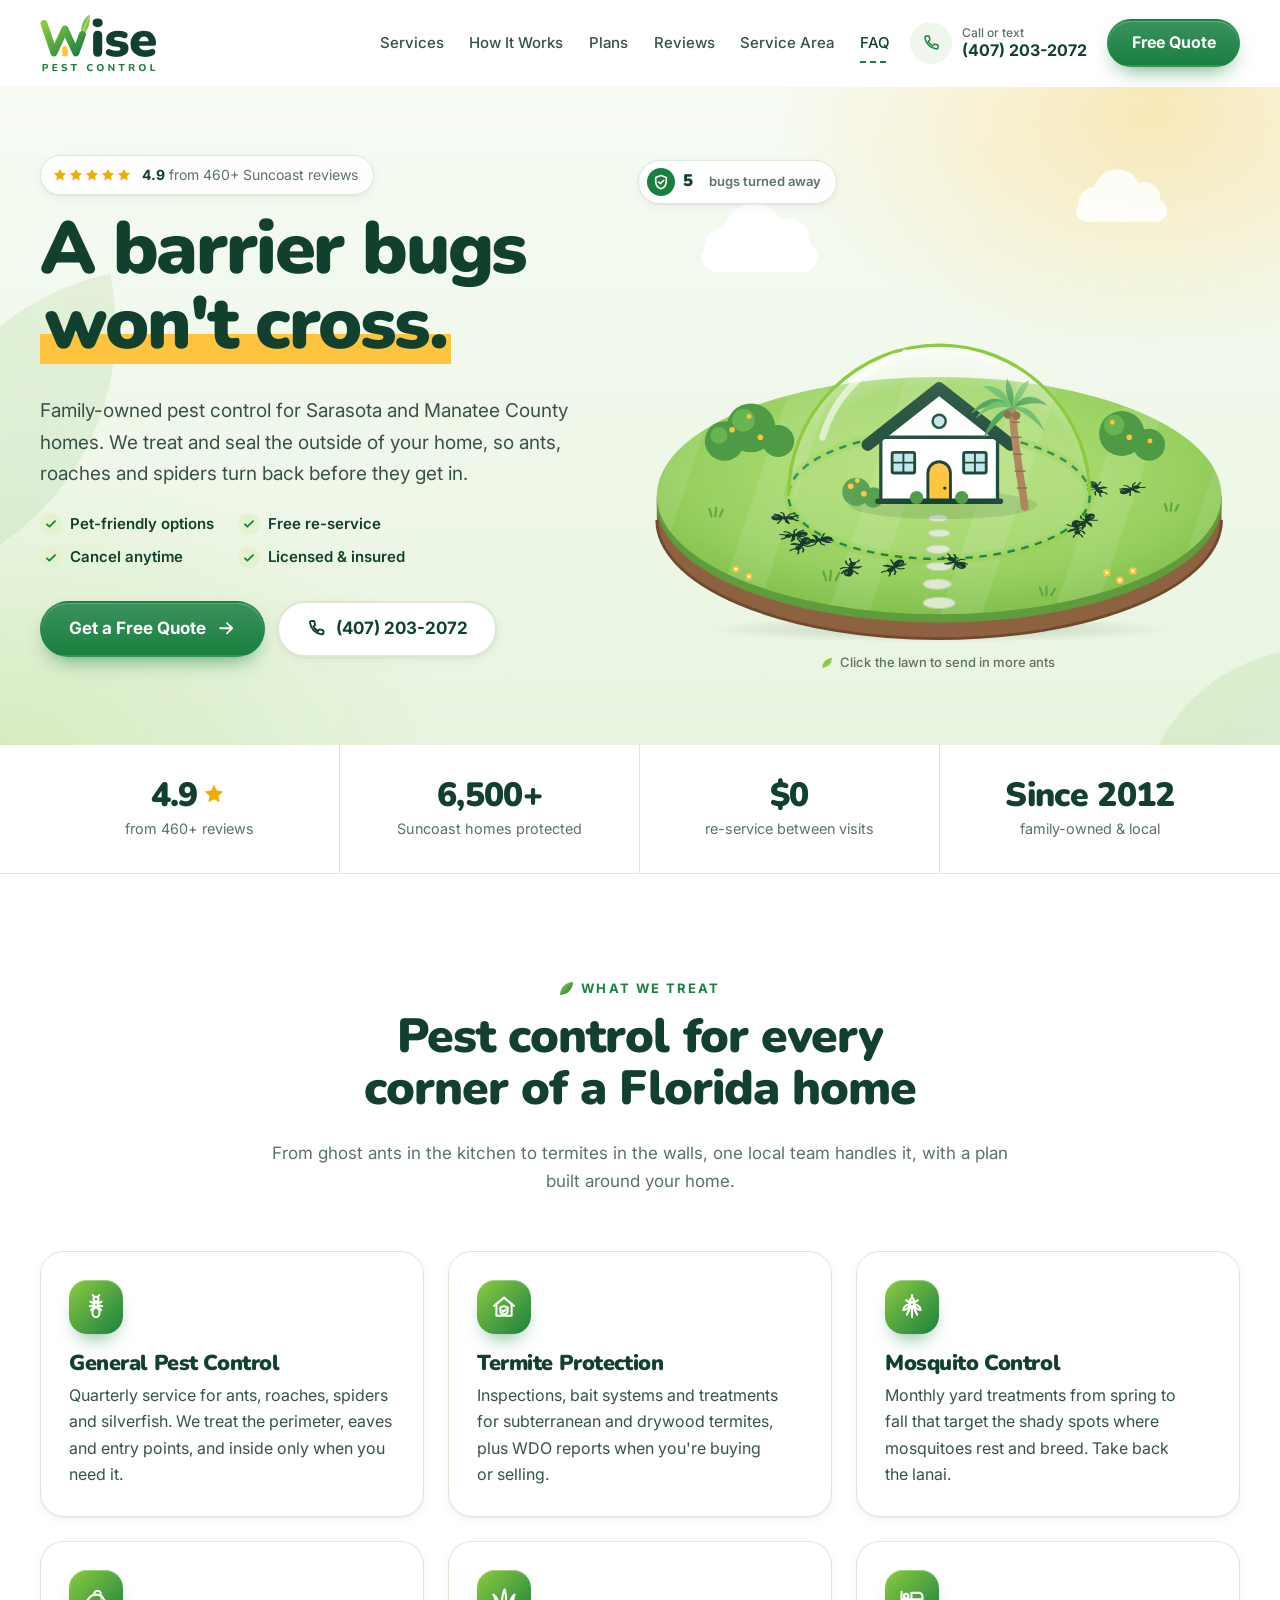
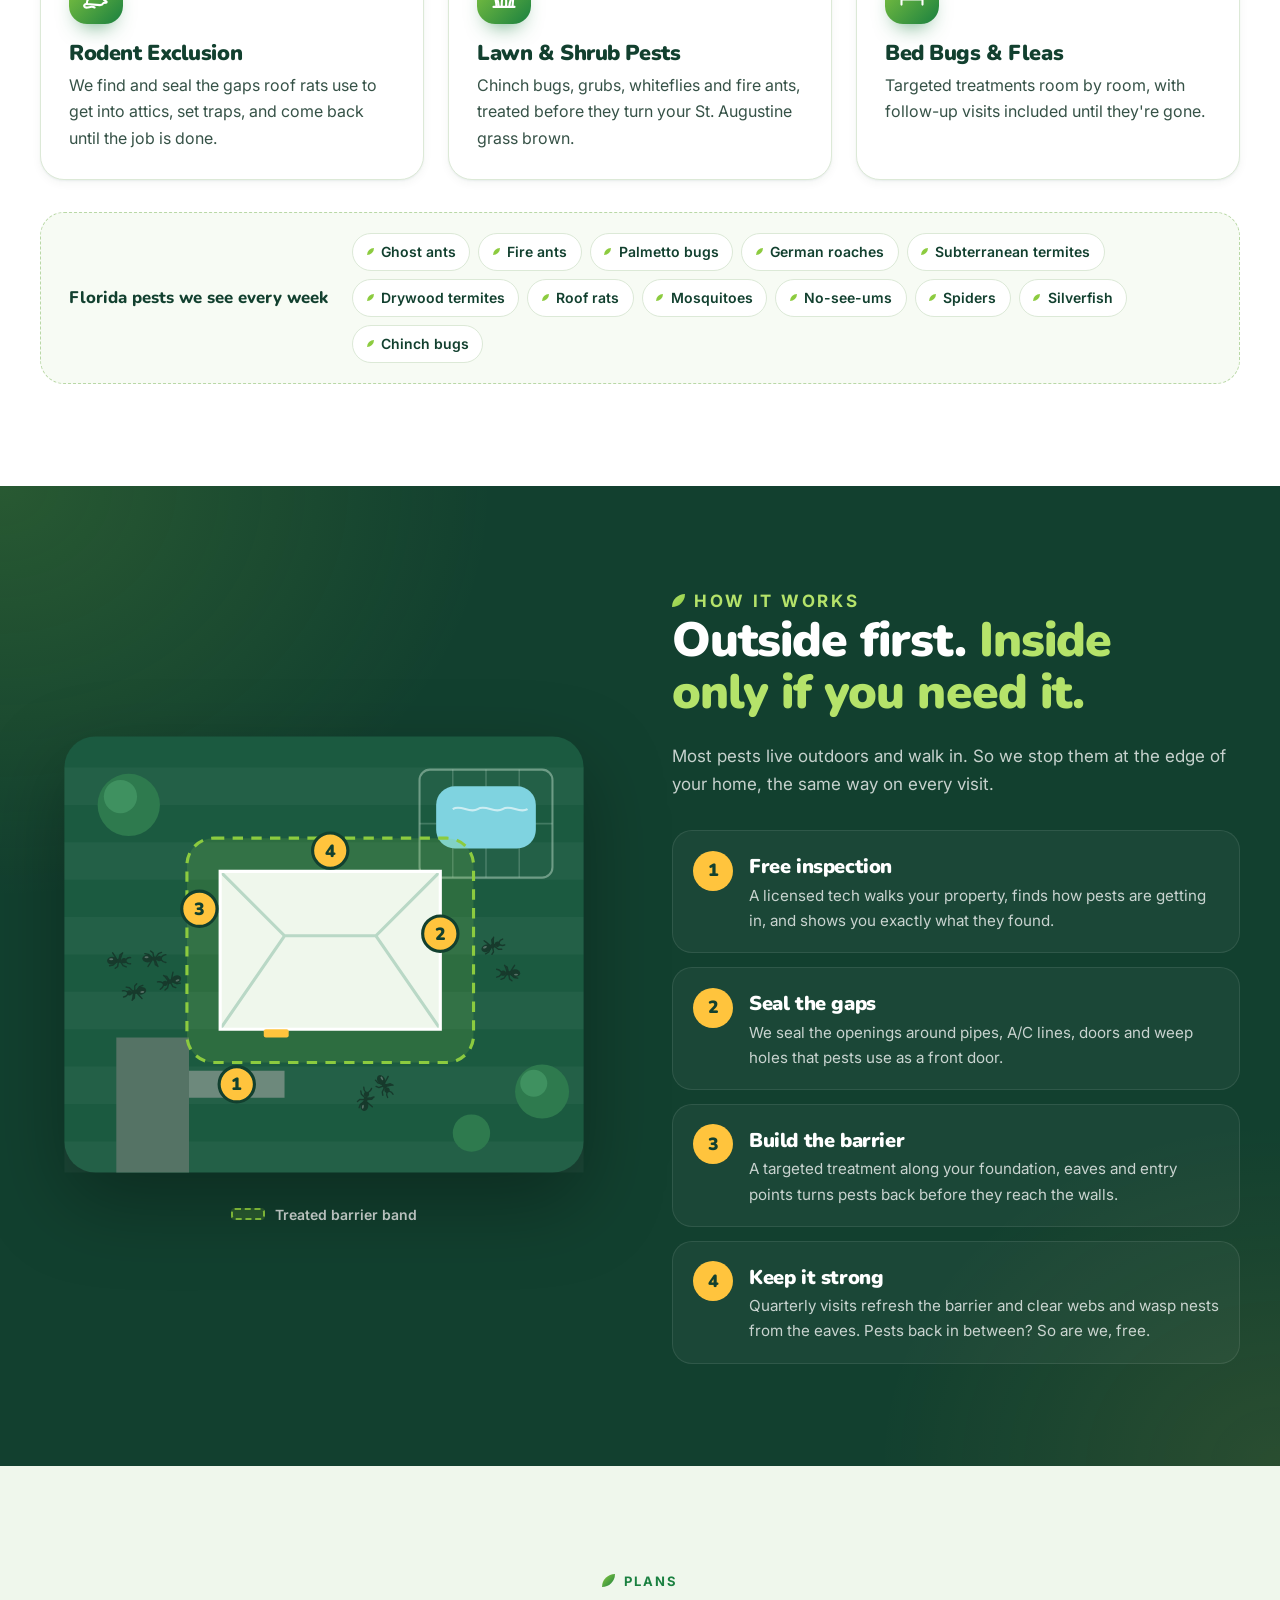
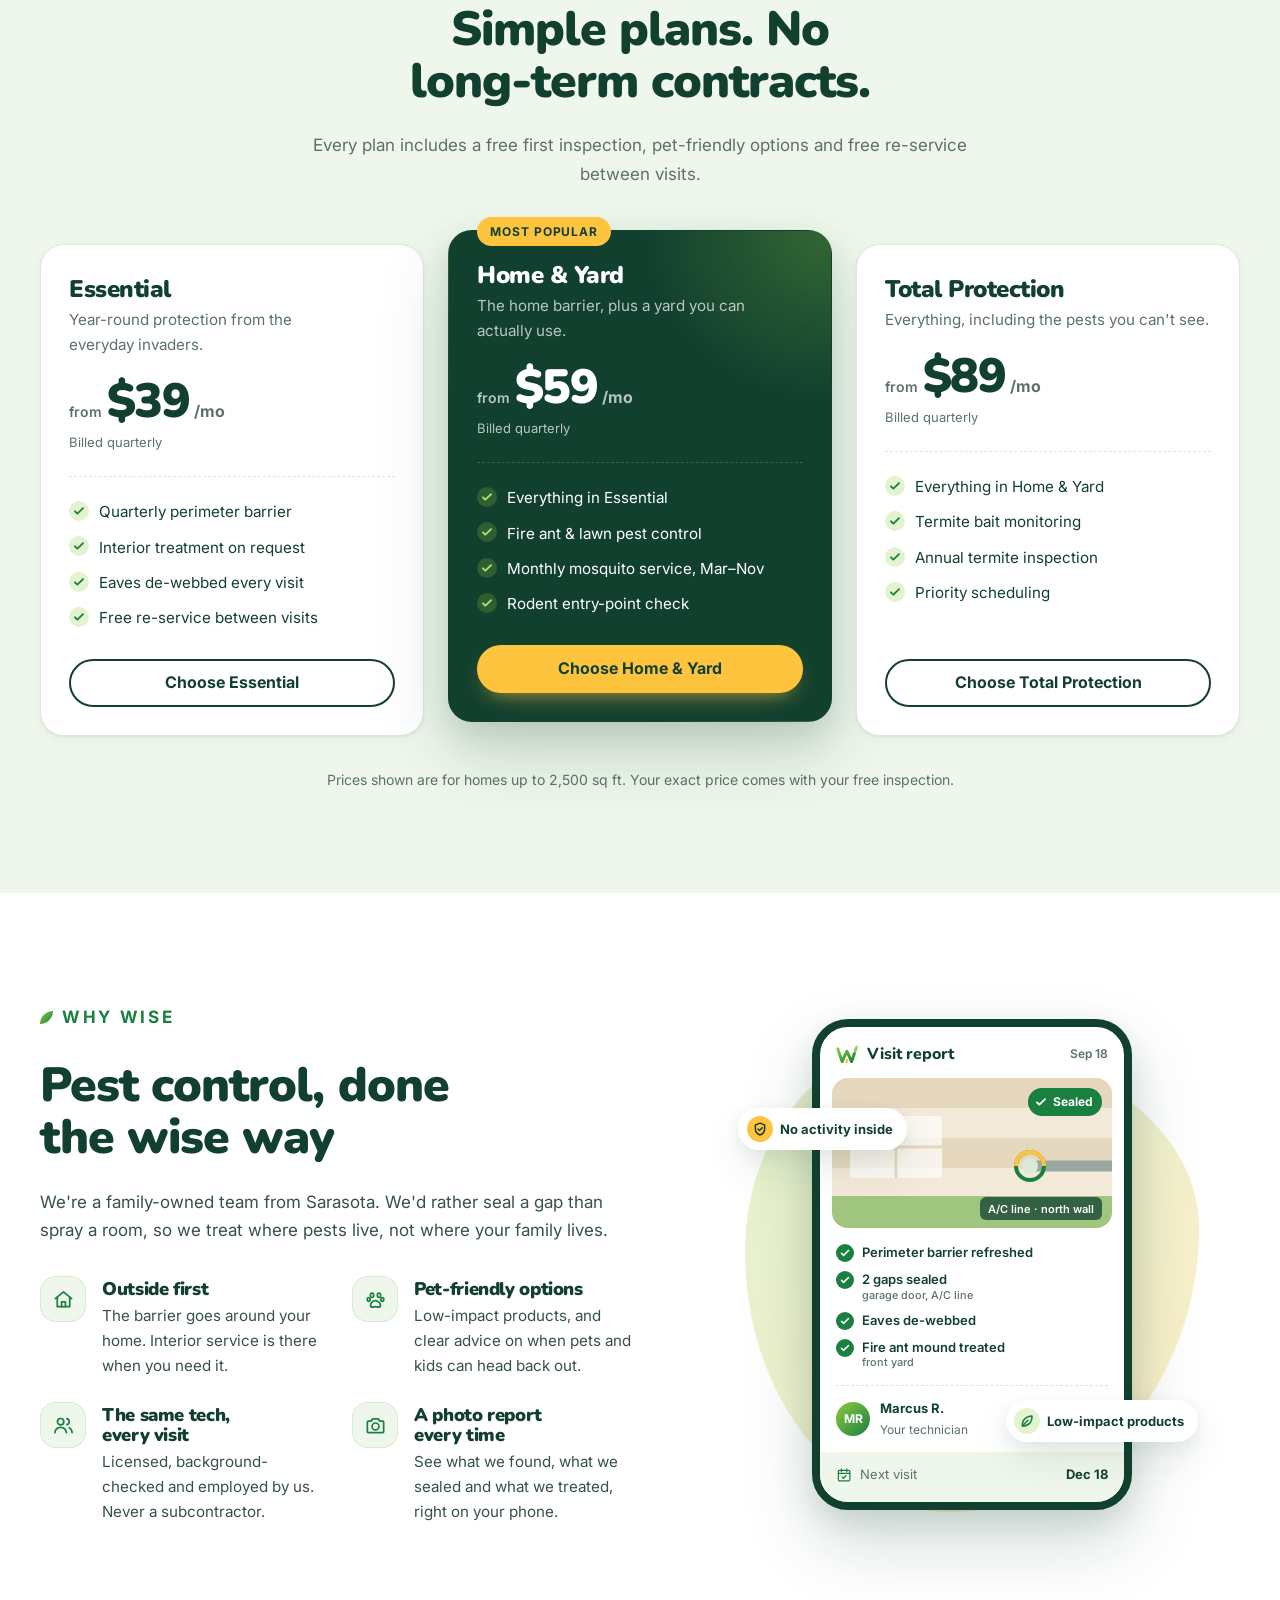
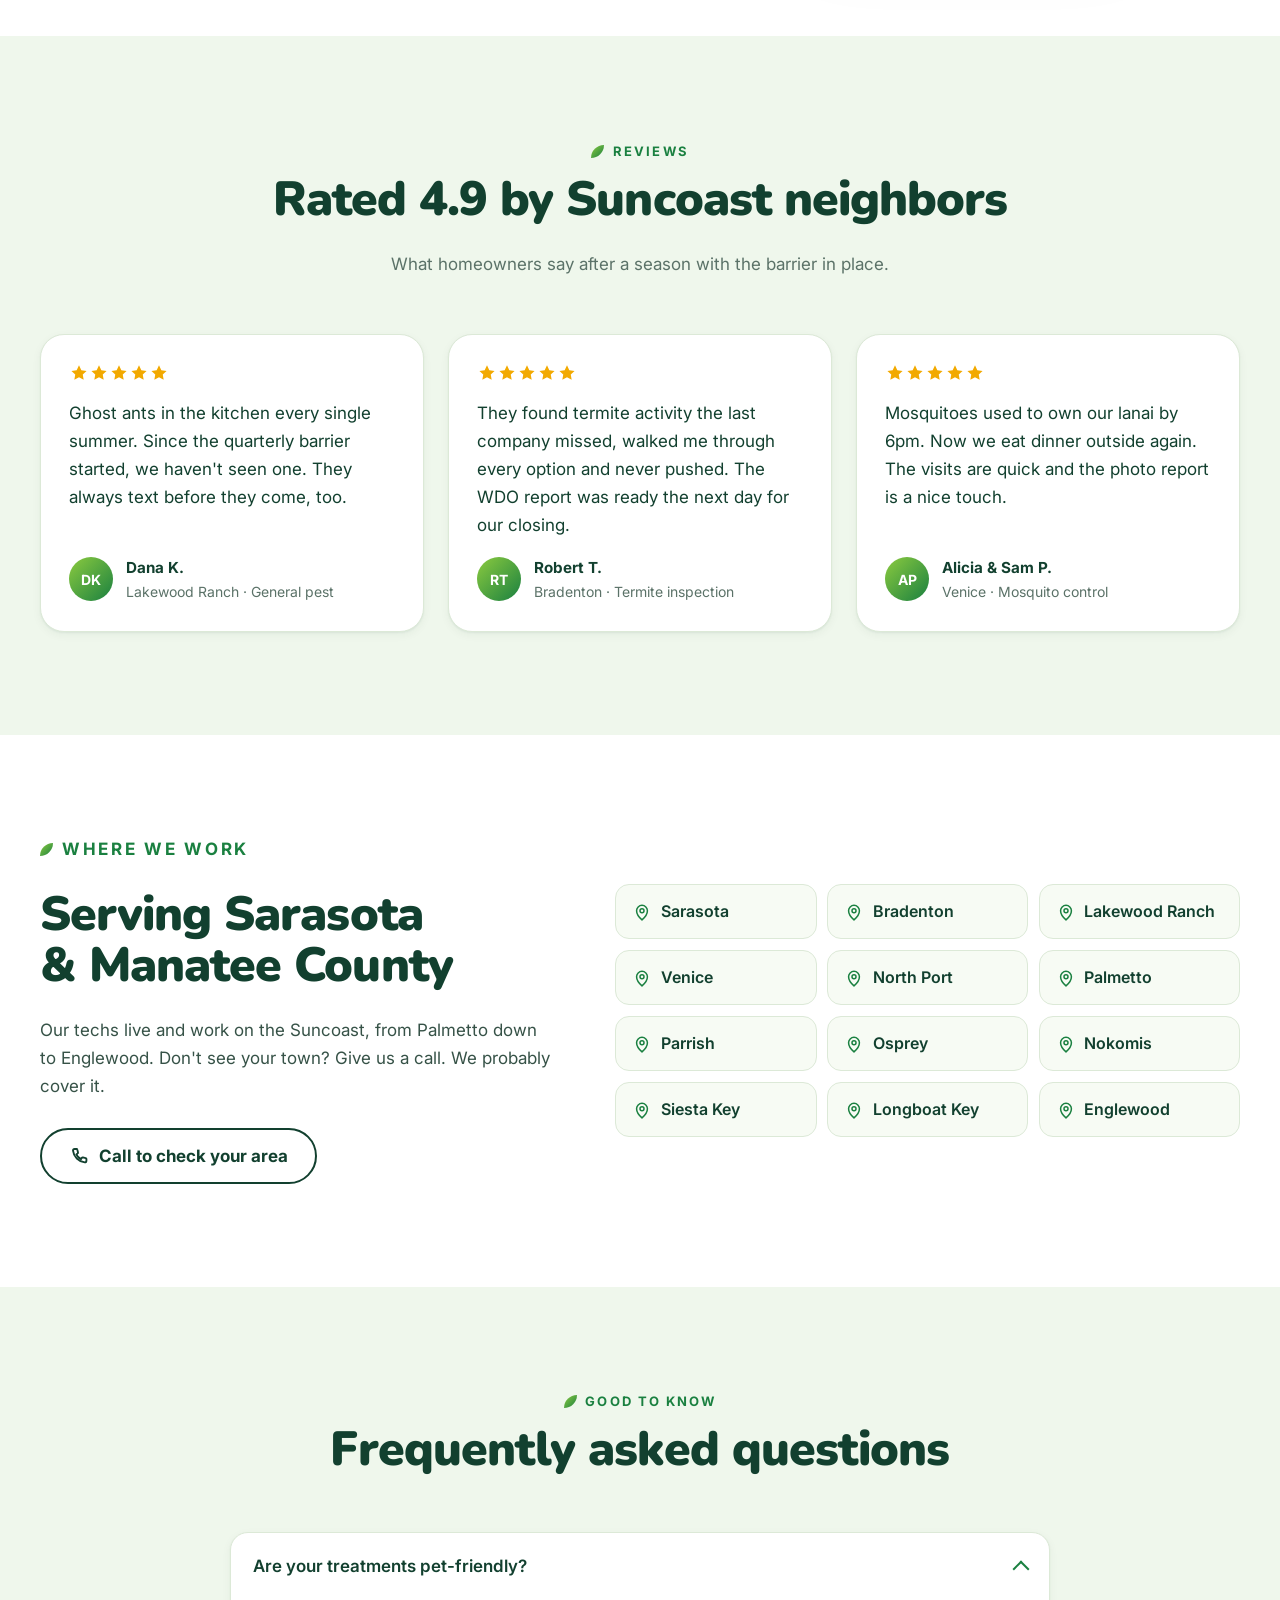
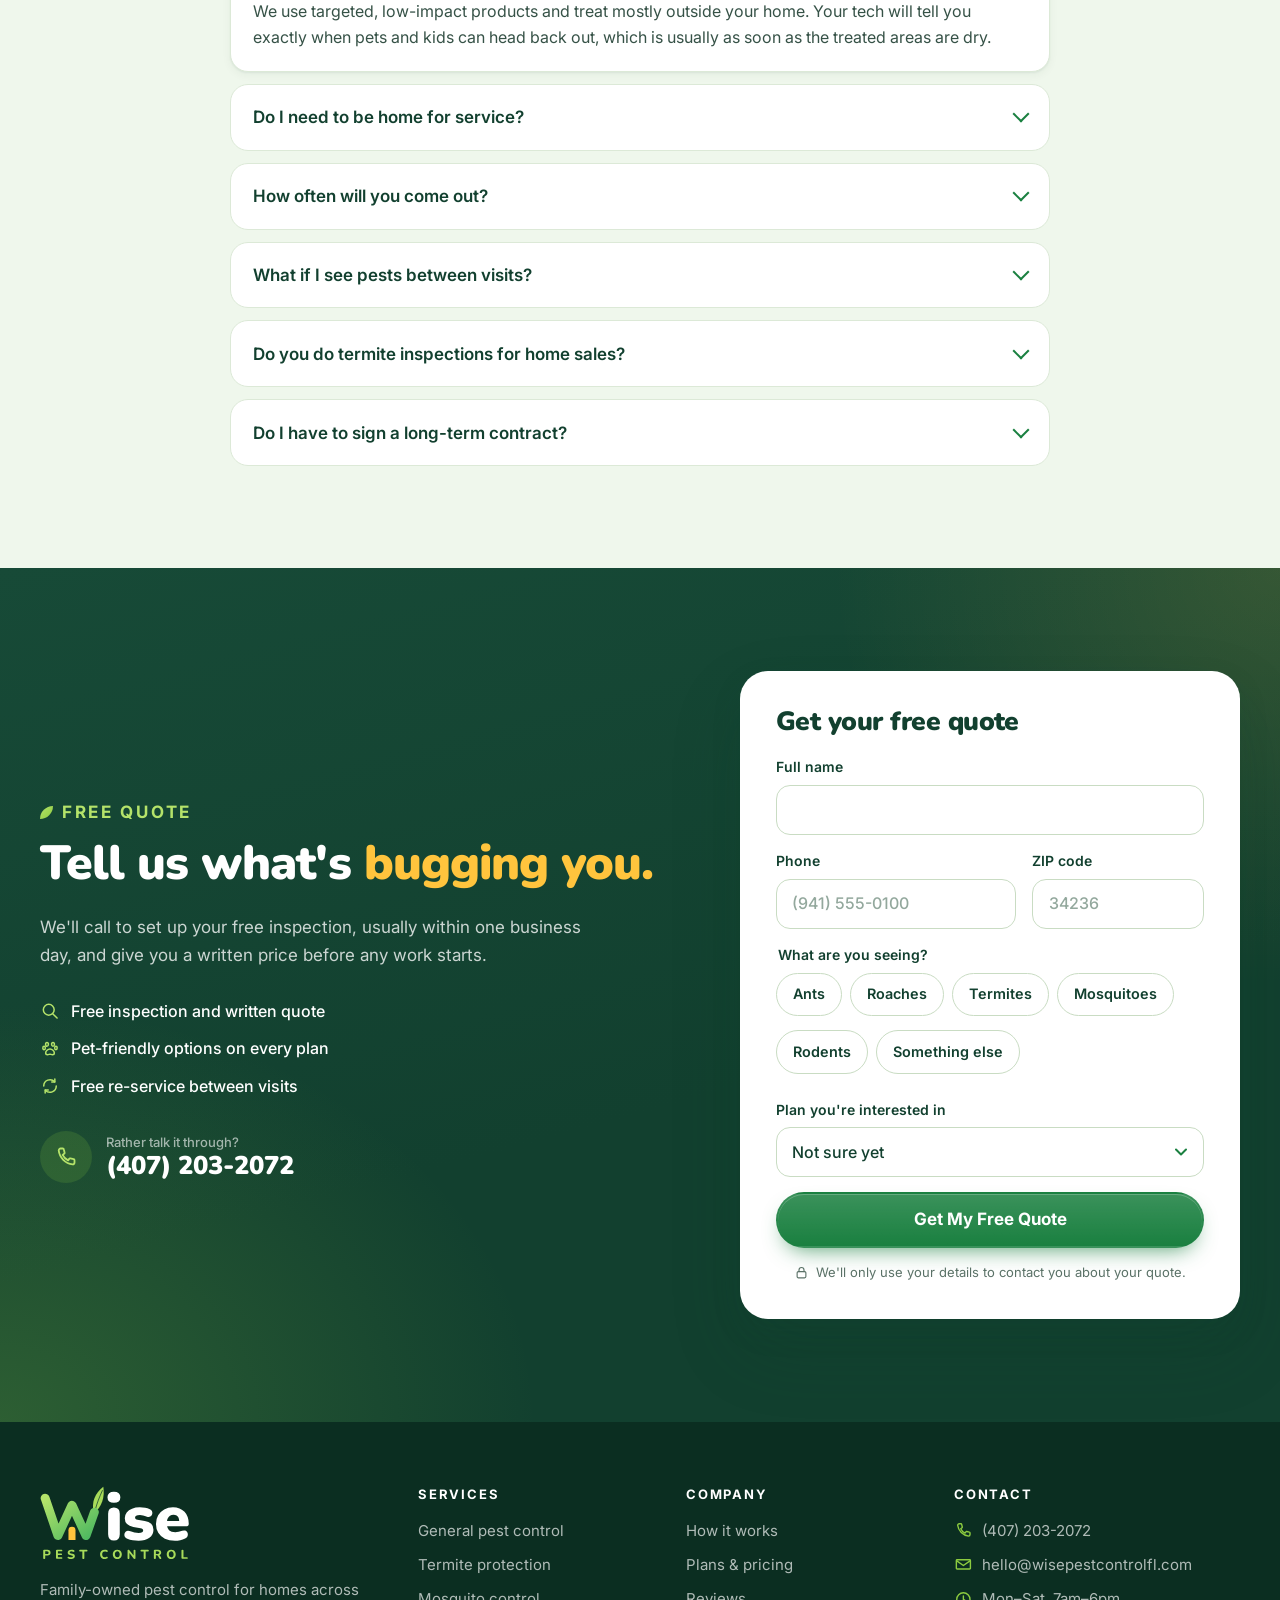
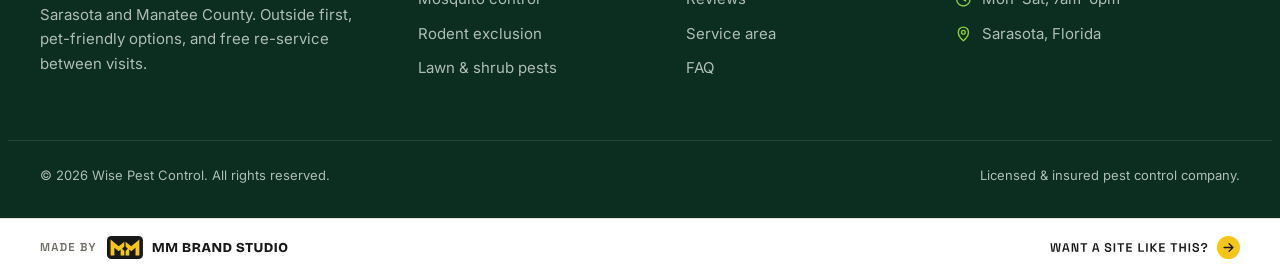
<file: index.html>
<!doctype html>
<html lang="en">
<head>
  <meta charset="utf-8">
  <meta name="viewport" content="width=device-width, initial-scale=1">
  <title>Pest Control in Sarasota &amp; Bradenton, FL | Wise Pest Control</title>
  <meta name="description" content="Family-owned pest control for Sarasota and Manatee County homes. A perimeter barrier that keeps ants, roaches and spiders out, pet-friendly options, and free re-service between visits.">
  <link rel="canonical" href="https://wisepestcontrol.site/">
  <meta name="theme-color" content="#12402F">

  <meta property="og:type" content="website">
  <meta property="og:site_name" content="Wise Pest Control">
  <meta property="og:title" content="Wise Pest Control | A barrier bugs won't cross">
  <meta property="og:description" content="Family-owned pest control for Sarasota and Manatee County. Pet-friendly options, free re-service, no long-term contracts.">
  <meta property="og:url" content="https://wisepestcontrol.site/">
  <meta property="og:image" content="https://wisepestcontrol.site/images/og-image.jpg">
  <meta property="og:image:width" content="1200">
  <meta property="og:image:height" content="630">
  <meta name="twitter:card" content="summary_large_image">

  <link rel="icon" href="images/favicon.svg" type="image/svg+xml">
  <link rel="icon" href="images/favicon-32.png" sizes="32x32" type="image/png">
  <link rel="apple-touch-icon" href="images/apple-touch-icon.png">

  <link rel="preconnect" href="https://fonts.googleapis.com">
  <link rel="preconnect" href="https://fonts.gstatic.com" crossorigin>
  <link rel="stylesheet" href="https://fonts.googleapis.com/css2?family=Inter:wght@400;500;600;700&family=Nunito:wght@700;800;900&display=swap">
  <link rel="stylesheet" href="css/styles.css">
  <script>document.documentElement.classList.add("js");</script>

  <script type="application/ld+json">
  {
    "@context": "https://schema.org",
    "@type": "LocalBusiness",
    "name": "Wise Pest Control",
    "url": "https://wisepestcontrol.site/",
    "logo": "https://wisepestcontrol.site/images/logo.svg",
    "image": "https://wisepestcontrol.site/images/og-image.jpg",
    "telephone": "+1-407-203-2072",
    "email": "hello@wisepestcontrolfl.com",
    "priceRange": "$$",
    "address": { "@type": "PostalAddress", "addressLocality": "Sarasota", "addressRegion": "FL", "addressCountry": "US" },
    "areaServed": ["Sarasota", "Bradenton", "Lakewood Ranch", "Venice", "North Port", "Palmetto", "Parrish", "Osprey", "Nokomis", "Siesta Key", "Longboat Key", "Englewood"],
    "openingHoursSpecification": [{
      "@type": "OpeningHoursSpecification",
      "dayOfWeek": ["Monday", "Tuesday", "Wednesday", "Thursday", "Friday", "Saturday"],
      "opens": "07:00",
      "closes": "18:00"
    }]
  }
  </script>
</head>
<body>
<a class="skip-link" href="#main">Skip to content</a>

<!-- Icon sprite -->
<svg class="sprite" xmlns="http://www.w3.org/2000/svg" aria-hidden="true" focusable="false">
  <defs>
    <path id="star-shape" d="M12 2.8l2.8 5.8 6.3.9-4.6 4.4 1.1 6.3L12 17.2l-5.6 3 1.1-6.3L2.9 9.5l6.3-.9z"/>
  </defs>
  <symbol id="i-stars" viewBox="0 0 120 24"><use href="#star-shape"/><use href="#star-shape" x="24"/><use href="#star-shape" x="48"/><use href="#star-shape" x="72"/><use href="#star-shape" x="96"/></symbol>

  <symbol id="i-phone" viewBox="0 0 24 24"><path d="M6.6 3.5h2.2c.5 0 .9.3 1 .8l.8 3.4c.1.4-.1.9-.5 1.1L8.6 9.9a12 12 0 0 0 5.5 5.5l1.1-1.5c.2-.4.7-.6 1.1-.5l3.4.8c.5.1.8.5.8 1v2.2c0 1-.8 1.9-1.9 1.9A15.8 15.8 0 0 1 4.7 5.4c0-1 .9-1.9 1.9-1.9Z"/></symbol>
  <symbol id="i-mail" viewBox="0 0 24 24"><path d="M4 6h16a1 1 0 0 1 1 1v10a1 1 0 0 1-1 1H4a1 1 0 0 1-1-1V7a1 1 0 0 1 1-1Z"/><path d="m3.5 7.5 8.5 6 8.5-6"/></symbol>
  <symbol id="i-pin" viewBox="0 0 24 24"><path d="M12 21.5s-6.5-5.6-6.5-11a6.5 6.5 0 0 1 13 0c0 5.4-6.5 11-6.5 11Z"/><circle cx="12" cy="10.5" r="2.4"/></symbol>
  <symbol id="i-clock" viewBox="0 0 24 24"><circle cx="12" cy="12" r="8.5"/><path d="M12 7.5V12l3 2"/></symbol>
  <symbol id="i-arrow" viewBox="0 0 24 24"><path d="M5 12h14M13 6l6 6-6 6"/></symbol>
  <symbol id="i-check" viewBox="0 0 24 24"><path d="m5 12.5 4.2 4.2L19 7"/></symbol>
  <symbol id="i-shield" viewBox="0 0 24 24"><path d="M12 3.2 19 6v5.3c0 4.6-3 8.3-7 9.6-4-1.3-7-5-7-9.6V6l7-2.8Z"/><path d="m9 12 2.2 2.2L15.5 10"/></symbol>
  <symbol id="i-lock" viewBox="0 0 24 24"><rect x="5" y="10.5" width="14" height="10" rx="2"/><path d="M8 10.5V8a4 4 0 0 1 8 0v2.5"/></symbol>
  <symbol id="i-leaf" viewBox="0 0 24 24"><path d="M5 19.5C4.5 11 9.5 5 19.5 4.5 20 14 14 19.5 5 19.5Z"/><path d="M5 19.5 13.5 11"/></symbol>
  <symbol id="i-paw" viewBox="0 0 24 24"><path d="M12 13.2c2.6 0 5.2 2.6 5.2 4.7 0 1.4-1 2.1-2.4 2.1-1.2 0-1.8-.6-2.8-.6s-1.6.6-2.8.6c-1.4 0-2.4-.7-2.4-2.1 0-2.1 2.6-4.7 5.2-4.7Z"/><ellipse cx="8.4" cy="7.6" rx="1.7" ry="2.3"/><ellipse cx="15.6" cy="7.6" rx="1.7" ry="2.3"/><ellipse cx="4.9" cy="12" rx="1.5" ry="2"/><ellipse cx="19.1" cy="12" rx="1.5" ry="2"/></symbol>
  <symbol id="i-refresh" viewBox="0 0 24 24"><path d="M19.5 12a7.5 7.5 0 0 1-13.1 5M4.5 12a7.5 7.5 0 0 1 13.1-5"/><path d="M17.8 3.5v3.7h-3.7M6.2 20.5v-3.7h3.7"/></symbol>
  <symbol id="i-calendar" viewBox="0 0 24 24"><rect x="3.5" y="5" width="17" height="15.5" rx="2"/><path d="M3.5 9.5h17M8 3v4M16 3v4"/><path d="m9 14.6 2 2 4-4"/></symbol>
  <symbol id="i-users" viewBox="0 0 24 24"><circle cx="9" cy="8" r="3.3"/><path d="M3 19.5c.4-3.5 2.9-5.6 6-5.6s5.6 2.1 6 5.6"/><path d="M15.5 4.9a3.2 3.2 0 0 1 0 6.2M18 14.3c1.7.8 2.8 2.6 3 5.2"/></symbol>
  <symbol id="i-camera" viewBox="0 0 24 24"><path d="M4.5 7.5h3l1.6-2.5h5.8l1.6 2.5h3a1 1 0 0 1 1 1v10a1 1 0 0 1-1 1h-15a1 1 0 0 1-1-1v-10a1 1 0 0 1 1-1Z"/><circle cx="12" cy="13" r="3.6"/></symbol>
  <symbol id="i-search" viewBox="0 0 24 24"><circle cx="10.5" cy="10.5" r="6.5"/><path d="m15.5 15.5 5 5"/></symbol>
  <symbol id="i-home" viewBox="0 0 24 24"><path d="M3.5 11 12 4l8.5 7"/><path d="M5.5 9.5v10h13v-10"/><path d="M10 19.5v-5h4v5"/></symbol>

  <!-- Service icons -->
  <symbol id="i-ant" viewBox="0 0 24 24"><circle cx="12" cy="5.3" r="2.1"/><ellipse cx="12" cy="10" rx="1.5" ry="2"/><ellipse cx="12" cy="16.7" rx="3" ry="4.1"/><path d="M10.9 3.6 9.2 1.8M13.1 3.6l1.7-1.8M10.6 9.2 7.2 7.4M10.5 10.5 6.7 11.3M10.7 11.6l-3 3M13.4 9.2l3.4-1.8M13.5 10.5l3.8.8M13.3 11.6l3 3"/></symbol>
  <symbol id="i-termite" viewBox="0 0 24 24"><path d="M3.5 11 12 4l8.5 7"/><path d="M5.5 9.5v10h13v-10"/><path d="M12 11.2 15.2 12.4v2.3c0 1.9-1.3 3.4-3.2 4-1.9-.6-3.2-2.1-3.2-4v-2.3Z"/><path d="m10.6 15.1 1 1 1.9-1.9"/></symbol>
  <symbol id="i-mosquito" viewBox="0 0 24 24"><circle cx="12" cy="6.2" r="1.6"/><path d="M12 4.6V1.8"/><ellipse cx="12" cy="9.8" rx="1.7" ry="2.1"/><path d="M12 12v8.6"/><path d="M10.5 9.6c-3.3.2-5.6 2.4-6 5 2.8-.3 4.8-2.2 5.9-4M13.5 9.6c3.3.2 5.6 2.4 6 5-2.8-.3-4.8-2.2-5.9-4"/><path d="M10.9 11.4 7.6 18.6M13.1 11.4l3.3 7.2M10.9 8.6 7 6.2M13.1 8.6 17 6.2"/></symbol>
  <symbol id="i-rodent" viewBox="0 0 24 24"><path d="M4 18c0-4.4 3.6-8 8-8 3.3 0 5.9 1.9 7 4.6l1.8 1.1c.5.3.4 1-.2 1.1l-2.2.4c-.6 1.1-1.7 1.8-3 1.8Z"/><path d="M10.4 10.4c-.4-2 1-3.8 2.9-3.8s3.1 1.6 2.7 3.6"/><circle cx="16.4" cy="13.6" r=".75" fill="currentColor" stroke="none"/><path d="M4 18c-1.8 0-2.5 1.2-2 2.2.6 1.1 2.4 1 4.2.5s3.4-.4 4.6.3"/></symbol>
  <symbol id="i-grass" viewBox="0 0 24 24"><path d="M3 20.5h18"/><path d="M5.5 20.5c0-4.6-1-8-2.5-10.5 2.8 1.6 4.2 5 4.5 10.5M10 20.5c0-6.3.6-10.8 2.5-15 1.3 4.2 1.7 8.7 1.2 15M16.5 20.5c.4-4.8 1.8-8.3 4.5-10.5-1.2 2.9-1.7 6.4-1.7 10.5"/></symbol>
  <symbol id="i-bed" viewBox="0 0 24 24"><path d="M3 18.5v-11M3 14h18v4.5M21 14v-2.5a3 3 0 0 0-3-3h-6.5V14"/><circle cx="7" cy="11.2" r="1.9"/></symbol>
</svg>

<header class="header" data-header>
  <div class="container header__inner">
    <a class="brand" href="#top" aria-label="Wise Pest Control home">
      <img src="images/logo.svg" alt="Wise Pest Control" width="197" height="98">
    </a>

    <nav class="nav" id="site-nav" aria-label="Main">
      <ul class="nav__list">
        <li><a href="#services">Services</a></li>
        <li><a href="#process">How It Works</a></li>
        <li><a href="#plans">Plans</a></li>
        <li><a href="#reviews">Reviews</a></li>
        <li><a href="#areas">Service Area</a></li>
        <li><a href="#faq">FAQ</a></li>
      </ul>
      <div class="nav__cta">
        <a class="btn btn--primary btn--lg" href="#quote">Get a Free Quote</a>
        <a class="btn btn--outline btn--lg" href="tel:+14072032072"><svg class="icon"><use href="#i-phone"/></svg>(407) 203-2072</a>
      </div>
    </nav>

    <div class="header__actions">
      <a class="header__phone" href="tel:+14072032072">
        <span class="header__phone-icon"><svg class="icon"><use href="#i-phone"/></svg></span>
        <span><small>Call or text</small>(407) 203-2072</span>
      </a>
      <a class="btn btn--primary header__cta" href="#quote">Free Quote</a>
      <button class="nav-toggle" type="button" aria-expanded="false" aria-controls="site-nav" aria-label="Open menu">
        <span></span><span></span><span></span>
      </button>
    </div>
  </div>
</header>

<main id="main">

  <!-- ============================== HERO ============================== -->
  <section class="hero" id="top">
    <div class="container hero__grid">
      <div class="hero__copy">
        <p class="hero__badge"><svg class="stars" aria-hidden="true"><use href="#i-stars"/></svg><span><strong>4.9</strong> from 460+ <span class="xs-hide">Suncoast </span>reviews</span></p>
        <h1 class="hero__title">A barrier bugs <span class="mark">won't cross.</span></h1>
        <p class="hero__lead">Family-owned pest control for Sarasota and Manatee County homes. We treat and seal the outside of your home, so ants, roaches and spiders turn back before they get in.</p>
        <ul class="hero__checks">
          <li><svg class="icon"><use href="#i-check"/></svg>Pet-friendly options</li>
          <li><svg class="icon"><use href="#i-check"/></svg>Free re-service</li>
          <li><svg class="icon"><use href="#i-check"/></svg>Cancel anytime</li>
          <li><svg class="icon"><use href="#i-check"/></svg>Licensed &amp; insured</li>
        </ul>
        <div class="hero__ctas">
          <a class="btn btn--primary btn--lg" href="#quote"><span><span class="xs-hide">Get a </span>Free Quote</span><svg class="icon xs-hide"><use href="#i-arrow"/></svg></a>
          <a class="btn btn--white btn--lg" href="tel:+14072032072"><svg class="icon"><use href="#i-phone"/></svg><span class="xs-hide">(407) 203-2072</span><span class="xs-show">Call Now</span></a>
        </div>
      </div>

      <div class="hero__visual">
        <!-- The barrier, live: ants march in and turn back, mosquitoes bounce off the dome. main.js runs it. -->
        <div class="scene" data-scene>
          <svg class="scene__svg" viewBox="0 0 640 540" role="img" aria-labelledby="scene-title scene-desc">
            <title id="scene-title">A home protected by a pest barrier</title>
            <desc id="scene-desc">A house sits under a clear protective dome on a round lawn. Ants march toward it and turn back at the barrier line, and mosquitoes bounce off the dome.</desc>
            <defs>
              <radialGradient id="g-lawn" cx=".5" cy=".4" r=".62"><stop offset="0" stop-color="#B9E37E"/><stop offset=".72" stop-color="#98D060"/><stop offset="1" stop-color="#80BF4C"/></radialGradient>
              <radialGradient id="g-dome" cx=".5" cy=".7" r=".7"><stop offset="0" stop-color="#fff" stop-opacity="0"/><stop offset=".72" stop-color="#EAF8DD" stop-opacity=".16"/><stop offset=".94" stop-color="#fff" stop-opacity=".52"/><stop offset="1" stop-color="#fff" stop-opacity=".8"/></radialGradient>
              <radialGradient id="g-shadow"><stop offset="0" stop-color="#12402F" stop-opacity=".22"/><stop offset="1" stop-color="#12402F" stop-opacity="0"/></radialGradient>
              <clipPath id="clip-dome"><path d="M160 380A160 160 0 0 1 480 380A160 67.2 0 0 1 160 380Z"/></clipPath>
              <clipPath id="clip-lawn"><ellipse cx="320" cy="380" rx="300" ry="126"/></clipPath>

              <!-- Ant, seen from above, facing right. Two leg poses make it walk. -->
              <g id="ant-a">
                <path fill="none" stroke="#173A2C" stroke-width="1.15" stroke-linecap="round" stroke-linejoin="round" d="M1.2 0 4 -4.2 6.6 -5.2M.2 0 -.6 -4.8 -2.6 -6.4M-.8 0 -4.4 -3.6 -7.4 -4.2M1.2 0 2.6 4.6 3.6 6.6M.2 0 1.4 5 3.2 6.2M-.8 0 -3.4 4.4 -4.8 6.6M6.2 -.9C7.6 -2.6 8.6 -3.2 10.2 -3.3M6.2 .9C7.6 2.6 8.6 3.2 10.2 3.3"/>
                <g fill="#173A2C"><ellipse cx="-5.2" rx="4.3" ry="3.2"/><ellipse cx=".4" rx="2.5" ry="1.7"/><circle cx="4.7" r="2.2"/></g>
                <ellipse cx="-6" cy="-1.2" rx="1.7" ry=".8" fill="#fff" opacity=".28"/>
              </g>
              <g id="ant-b">
                <path fill="none" stroke="#173A2C" stroke-width="1.15" stroke-linecap="round" stroke-linejoin="round" d="M1.2 0 2.6 -4.6 3.6 -6.6M.2 0 1.4 -5 3.2 -6.2M-.8 0 -3.4 -4.4 -4.8 -6.6M1.2 0 4 4.2 6.6 5.2M.2 0 -.6 4.8 -2.6 6.4M-.8 0 -4.4 3.6 -7.4 4.2M6.2 -.9C7.6 -2.4 8.8 -2.8 10.2 -2.6M6.2 .9C7.6 2.4 8.8 2.8 10.2 2.6"/>
                <g fill="#173A2C"><ellipse cx="-5.2" rx="4.3" ry="3.2"/><ellipse cx=".4" rx="2.5" ry="1.7"/><circle cx="4.7" r="2.2"/></g>
                <ellipse cx="-6" cy="-1.2" rx="1.7" ry=".8" fill="#fff" opacity=".28"/>
              </g>
              <!-- Mosquito, facing right, with two wing poses -->
              <g id="mosq-a">
                <path fill="none" stroke="#2C3D36" stroke-width=".8" stroke-linecap="round" d="M.4 .8-2.6 6.8-5.2 10.6M1.4 .9 1.6 7.6.4 11.6M2.4 .6 5.2 6.6 7.6 9.6M4.8-.6 10.6-1.4"/>
                <path fill="#2C3D36" d="M-11.5 1.8C-8 3.2-3.2 2.6 0 1-3.2-.6-8-.6-11.5 1.8Z"/>
                <path fill="none" stroke="#fff" stroke-width=".6" opacity=".7" d="M-8.6 .7v1.6M-6.2.4v1.9M-3.8.4v1.7"/>
                <ellipse cx="1.4" rx="2.7" ry="2.1" fill="#2C3D36"/><circle cx="4.4" cy="-.4" r="1.5" fill="#2C3D36"/>
                <g fill="#fff" fill-opacity=".82" stroke="#87AE9C" stroke-width=".5"><ellipse cx="-3.4" cy="-5.2" rx="6.6" ry="2.3" transform="rotate(-28 -3.4 -5.2)"/><ellipse cx="-1.6" cy="-4.4" rx="5.6" ry="1.9" transform="rotate(-50 -1.6 -4.4)"/></g>
              </g>
              <g id="mosq-b">
                <path fill="none" stroke="#2C3D36" stroke-width=".8" stroke-linecap="round" d="M.4 .8-2.6 6.8-5.2 10.6M1.4 .9 1.6 7.6.4 11.6M2.4 .6 5.2 6.6 7.6 9.6M4.8-.6 10.6-1.4"/>
                <path fill="#2C3D36" d="M-11.5 1.8C-8 3.2-3.2 2.6 0 1-3.2-.6-8-.6-11.5 1.8Z"/>
                <path fill="none" stroke="#fff" stroke-width=".6" opacity=".7" d="M-8.6 .7v1.6M-6.2.4v1.9M-3.8.4v1.7"/>
                <ellipse cx="1.4" rx="2.7" ry="2.1" fill="#2C3D36"/><circle cx="4.4" cy="-.4" r="1.5" fill="#2C3D36"/>
                <g fill="#fff" fill-opacity=".82" stroke="#87AE9C" stroke-width=".5"><ellipse cx="-4.4" cy="-1.6" rx="6.6" ry="1.6" transform="rotate(-8 -4.4 -1.6)"/><ellipse cx="-3" cy="-1" rx="5.4" ry="1.3" transform="rotate(4 -3 -1)"/></g>
              </g>
            </defs>

            <!-- sky -->
            <g class="scene__clouds" fill="#fff">
              <path d="M70 118a24 24 0 0 1 22-24 32 32 0 0 1 60-6 22 22 0 0 1 30 24 16 16 0 0 1-4 30H86a16 16 0 0 1-16-24Z" opacity=".95"/>
              <path d="M468 70a18 18 0 0 1 17-18 25 25 0 0 1 47-4 17 17 0 0 1 23 18 12 12 0 0 1-3 23H480a12 12 0 0 1-12-19Z" opacity=".85"/>
            </g>

            <!-- the lawn island -->
            <ellipse cx="320" cy="522" rx="250" ry="14" fill="url(#g-shadow)"/>
            <path d="M20 380v26a300 126 0 0 0 600 0v-26z" fill="#8E6240"/>
            <path d="M20 406a300 126 0 0 0 600 0" fill="none" stroke="#6F4A2E" stroke-width="3"/>
            <path d="M20 380v9a300 126 0 0 0 600 0v-9z" fill="#5E9C3C"/>
            <ellipse cx="320" cy="380" rx="300" ry="126" fill="url(#g-lawn)"/>
            <g clip-path="url(#clip-lawn)" fill="#fff" opacity=".09">
              <path d="M50 240h44L-6 540h-44zM170 240h44L114 540H70zM290 240h44L234 540h-44zM410 240h44L354 540h-44zM530 240h44L474 540h-44zM650 240h44L594 540h-44z"/>
            </g>

            <!-- garden outside the barrier -->
            <g fill="#4E9A45">
              <circle cx="92" cy="322" r="21"/><circle cx="120" cy="308" r="26"/><circle cx="149" cy="322" r="17"/>
              <circle cx="514" cy="314" r="24"/><circle cx="543" cy="326" r="17"/>
            </g>
            <g fill="#67B552">
              <circle cx="112" cy="300" r="12"/><circle cx="86" cy="316" r="9"/><circle cx="506" cy="305" r="11"/>
            </g>
            <g fill="#FFC43D">
              <circle cx="100" cy="310" r="3"/><circle cx="130" cy="318" r="3"/><circle cx="118" cy="296" r="2.6"/><circle cx="522" cy="318" r="3"/><circle cx="544" cy="322" r="2.6"/><circle cx="504" cy="302" r="2.6"/>
              <circle cx="498" cy="462" r="4"/><circle cx="512" cy="470" r="4"/><circle cx="526" cy="460" r="4"/><circle cx="118" cy="466" r="3.6"/><circle cx="104" cy="458" r="3.6"/>
            </g>
            <g fill="#fff"><circle cx="498" cy="462" r="1.4"/><circle cx="512" cy="470" r="1.4"/><circle cx="526" cy="460" r="1.4"/><circle cx="118" cy="466" r="1.3"/><circle cx="104" cy="458" r="1.3"/></g>
            <path fill="none" stroke="#5FA844" stroke-width="2.4" stroke-linecap="round" d="M200 470l-3-9m7 9 1-10m5 10 4-8M430 486l-3-8m7 8v-9m5 9 4-7M78 402l-2-8m6 8 1-9m4 9 3-7M562 396l-2-7m6 7 1-8m4 8 3-6"/>
            <g fill="#DDE9CF" stroke="#BCD2A8" stroke-width="1.2">
              <ellipse cx="320" cy="494" rx="17" ry="6"/><ellipse cx="318" cy="474" rx="15" ry="5.4"/><ellipse cx="320" cy="455" rx="13.5" ry="4.9"/><ellipse cx="319" cy="437" rx="12.5" ry="4.5"/><ellipse cx="320" cy="420" rx="11.5" ry="4.1"/><ellipse cx="319" cy="404" rx="10.5" ry="3.8"/>
            </g>

            <g data-layer="back"></g>

            <!-- the treated perimeter -->
            <ellipse cx="320" cy="380" rx="160" ry="67.2" fill="none" stroke="#8CCB3F" stroke-width="10" opacity=".35"/>
            <ellipse class="scene__ring" cx="320" cy="380" rx="160" ry="67.2" fill="none" stroke="#1A8040" stroke-width="2.6" stroke-dasharray="8 7"/>

            <!-- home, sweet home -->
            <ellipse cx="324" cy="390" rx="100" ry="15" fill="#12402F" opacity=".14"/>
            <g fill="#4E9A45"><circle cx="232" cy="376" r="15"/><circle cx="250" cy="382" r="11"/></g>
            <g fill="#FFC43D"><circle cx="226" cy="370" r="3"/><circle cx="240" cy="378" r="3"/><circle cx="233" cy="364" r="2.6"/></g>
            <path d="M256 322 320 272l64 50v2h-128z" fill="#fff"/>
            <rect x="258" y="318" width="124" height="68" rx="2" fill="#fff" stroke="#12402F" stroke-width="3.5"/>
            <path d="M244 326 320 266l76 60" fill="none" stroke="#12402F" stroke-width="13" stroke-linecap="round" stroke-linejoin="round"/>
            <circle cx="320" cy="301" r="7" fill="#BFE6EC" stroke="#12402F" stroke-width="2.6"/>
            <g fill="#BFE6EC" stroke="#12402F" stroke-width="3"><rect x="270" y="334" width="24" height="22" rx="2"/><rect x="346" y="334" width="24" height="22" rx="2"/></g>
            <path d="M282 334v22M270 345h24M358 334v22M346 345h24" stroke="#12402F" stroke-width="2"/>
            <path d="M308 386v-30a12 12 0 0 1 24 0v30z" fill="#FFC43D" stroke="#12402F" stroke-width="3"/>
            <circle cx="326" cy="372" r="1.8" fill="#12402F"/>
            <rect x="252" y="383" width="136" height="6" rx="3" fill="#12402F"/>
            <g fill="#4E9A45"><circle cx="296" cy="382" r="7"/><circle cx="344" cy="382" r="7"/></g>
            <!-- palm -->
            <path d="M411 392c-4-30-12-70-13-104" fill="none" stroke="#A97A50" stroke-width="8" stroke-linecap="round"/>
            <path d="M403 372h10M401 354h10M399 336h9M398 318h9M397 302h8" stroke="#8A5E3B" stroke-width="1.6" stroke-linecap="round"/>
            <path fill="#3E9A4B" d="M398.0 287.0Q377.2 264.4 353.0 293.4Q373.8 280.0 398.0 287.0ZM398.0 287.0Q401.9 269.0 392.1 255.5Q388.2 271.5 398.0 287.0ZM398.0 287.0Q419.4 278.5 435.1 284.0Q413.7 264.6 398.0 287.0ZM398.0 287.0Q379.2 286.4 366.8 319.0Q385.7 297.6 398.0 287.0Z"/>
            <path fill="#5DB85B" d="M398.0 287.0Q387.7 260.1 366.9 263.9Q377.1 270.7 398.0 287.0ZM398.0 287.0Q413.1 269.5 415.8 257.4Q400.7 262.9 398.0 287.0ZM398.0 287.0Q413.7 291.9 432.8 312.3Q417.1 279.4 398.0 287.0ZM398.0 287.0Q379.5 268.6 358.6 298.1Q377.1 282.4 398.0 287.0Z"/>
            <g fill="#8A5A36"><circle cx="393" cy="294" r="4.4"/><circle cx="402" cy="295" r="4.4"/></g>

            <!-- the barrier dome -->
            <path class="scene__dome" d="M160 380A160 160 0 0 1 480 380A160 67.2 0 0 1 160 380Z" fill="url(#g-dome)"/>
            <path class="scene__rim" d="M160 380a160 160 0 0 1 320 0" fill="none" stroke="#8CCB3F" stroke-width="3.5"/>
            <path d="M196 318a134 134 0 0 1 76-86" fill="none" stroke="#fff" stroke-width="7" stroke-linecap="round" opacity=".6"/>
            <circle cx="284" cy="228" r="3.5" fill="#fff" opacity=".7"/>

            <g data-layer="ripples" clip-path="url(#clip-dome)"></g>
            <g data-layer="sparks"></g>
            <g data-layer="front"></g>
            <g data-layer="air"></g>

            <!-- Still frame for reduced motion (and before the script starts) -->
            <g class="scene__still" data-still>
              <use href="#ant-a" transform="translate(62 404) scale(1.2 .74) rotate(-4)"/>
              <use href="#ant-b" transform="translate(98 400) scale(1.2 .74) rotate(-6)"/>
              <use href="#ant-a" transform="translate(134 392) scale(1.2 .74) rotate(-14)"/>
              <use href="#ant-b" transform="translate(152 374) scale(1.2 .74) rotate(-150)"/>
              <use href="#ant-a" transform="translate(124 366) scale(1.2 .74) rotate(178)"/>
              <use href="#ant-b" transform="translate(88 364) scale(1.2 .74) rotate(184)"/>
              <use href="#ant-a" transform="translate(566 478) scale(1.2 .74) rotate(-160)"/>
              <use href="#ant-b" transform="translate(526 466) scale(1.2 .74) rotate(-162)"/>
              <use href="#ant-a" transform="translate(470 440) scale(1.2 .74) rotate(-40)"/>
              <use href="#ant-b" transform="translate(492 424) scale(1.2 .74) rotate(10)"/>
              <use href="#ant-a" transform="translate(536 420) scale(1.2 .74) rotate(4)"/>
              <circle cx="206" cy="256" r="16" fill="none" stroke="#fff" stroke-width="2.5" opacity=".8" clip-path="url(#clip-dome)"/>
              <use href="#mosq-a" transform="translate(178 226) scale(1.4) rotate(-150)"/>
            </g>
          </svg>
          <p class="scene__count"><svg class="icon" aria-hidden="true"><use href="#i-shield"/></svg><span><strong data-count>0</strong> <span data-count-label>bugs</span> turned away</span></p>
          <p class="scene__hint" aria-hidden="true"><span class="hint-touch">Tap</span><span class="hint-mouse">Click</span> the lawn to send in more ants</p>
        </div>
      </div>
    </div>
  </section>

  <!-- ============================== TRUST ============================== -->
  <section class="trust" aria-label="Wise Pest Control at a glance">
    <div class="container trust__grid">
      <div class="trust__item"><strong>4.9<svg class="icon icon--star" aria-hidden="true"><use href="#star-shape"/></svg></strong><span>from 460+ reviews</span></div>
      <div class="trust__item"><strong>6,500+</strong><span>Suncoast homes protected</span></div>
      <div class="trust__item"><strong>$0</strong><span>re-service between visits</span></div>
      <div class="trust__item"><strong>Since 2012</strong><span>family-owned &amp; local</span></div>
    </div>
  </section>

  <!-- ============================== SERVICES ============================== -->
  <section class="section" id="services">
    <div class="container">
      <header class="section-head" data-reveal>
        <p class="eyebrow">What we treat</p>
        <h2>Pest control for every corner of a Florida home</h2>
        <p>From ghost ants in the kitchen to termites in the walls, one local team handles it, with a plan built around your home.</p>
      </header>
      <ul class="services">
        <li class="service" data-reveal><span class="service__icon"><svg class="icon"><use href="#i-ant"/></svg></span><h3>General Pest Control</h3><p>Quarterly service for ants, roaches, spiders and silverfish. We treat the perimeter, eaves and entry points, and inside only when you need it.</p></li>
        <li class="service" data-reveal style="--d:1"><span class="service__icon"><svg class="icon"><use href="#i-termite"/></svg></span><h3>Termite Protection</h3><p>Inspections, bait systems and treatments for subterranean and drywood termites, plus WDO reports when you're buying or selling.</p></li>
        <li class="service" data-reveal style="--d:2"><span class="service__icon"><svg class="icon"><use href="#i-mosquito"/></svg></span><h3>Mosquito Control</h3><p>Monthly yard treatments from spring to fall that target the shady spots where mosquitoes rest and breed. Take back the lanai.</p></li>
        <li class="service" data-reveal><span class="service__icon"><svg class="icon"><use href="#i-rodent"/></svg></span><h3>Rodent Exclusion</h3><p>We find and seal the gaps roof rats use to get into attics, set traps, and come back until the job is done.</p></li>
        <li class="service" data-reveal style="--d:1"><span class="service__icon"><svg class="icon"><use href="#i-grass"/></svg></span><h3>Lawn &amp; Shrub Pests</h3><p>Chinch bugs, grubs, whiteflies and fire ants, treated before they turn your St. Augustine grass brown.</p></li>
        <li class="service" data-reveal style="--d:2"><span class="service__icon"><svg class="icon"><use href="#i-bed"/></svg></span><h3>Bed Bugs &amp; Fleas</h3><p>Targeted treatments room by room, with follow-up visits included until they're gone.</p></li>
      </ul>
      <div class="pests" data-reveal>
        <p class="pests__label">Florida pests we see every week</p>
        <ul class="pests__list">
          <li>Ghost ants</li><li>Fire ants</li><li>Palmetto bugs</li><li>German roaches</li><li>Subterranean termites</li><li>Drywood termites</li>
          <li>Roof rats</li><li>Mosquitoes</li><li>No-see-ums</li><li>Spiders</li><li>Silverfish</li><li>Chinch bugs</li>
        </ul>
      </div>
    </div>
  </section>

  <!-- ============================== PROCESS ============================== -->
  <section class="section process" id="process">
    <div class="container process__inner">
      <div class="process__visual" data-reveal>
        <!-- Bird's-eye view of a Florida lot: the treated band wraps the house, numbers match the steps -->
        <svg class="plot" viewBox="0 0 520 440" role="img" aria-label="Bird's-eye view of a home with a treated barrier band around it, sealed entry points, and ants turning back outside the band">
          <rect x="10" y="10" width="500" height="420" rx="30" fill="#1B5A40"/>
          <g fill="#fff" opacity=".035"><path d="M10 40h500v36H10zM10 112h500v36H10zM10 184h500v36H10zM10 256h500v36H10zM10 328h500v36H10zM10 400h500v30H10z"/></g>
          <!-- driveway, walk, pool cage -->
          <path d="M60 430V300h70v130z" fill="#557365"/>
          <path d="M130 332h92v26h-92z" fill="#6D897C"/>
          <rect x="352" y="42" width="128" height="104" rx="10" fill="none" stroke="#B9D8C6" stroke-opacity=".5" stroke-width="2"/>
          <path d="M384 42v104M416 42v104M448 42v104M352 94h128" stroke="#B9D8C6" stroke-opacity=".25" stroke-width="1.5"/>
          <rect x="368" y="58" width="96" height="60" rx="18" fill="#7FD3E0"/>
          <path d="M384 80c8-5 16 5 24 0s16 5 24 0 16 5 24 0" fill="none" stroke="#fff" stroke-opacity=".6" stroke-width="2"/>
          <!-- trees -->
          <g fill="#2E7A4E"><circle cx="72" cy="76" r="30"/><circle cx="470" cy="352" r="26"/><circle cx="402" cy="392" r="18"/></g>
          <g fill="#3F9160"><circle cx="64" cy="68" r="16"/><circle cx="462" cy="344" r="13"/></g>
          <!-- treated band -->
          <rect x="128" y="108" width="276" height="216" rx="26" fill="#8CCB3F" fill-opacity=".16" stroke="#8CCB3F" stroke-width="3" stroke-dasharray="10 8"/>
          <!-- house roof -->
          <path d="M160 140h212v152H160z" fill="#EFF7EC"/>
          <path d="M160 140l62 62h88l62-62M160 292l62-90M372 292l-62-90" fill="none" stroke="#B9D8C6" stroke-width="3"/>
          <path d="M160 140h212v152H160z" fill="none" stroke="#fff" stroke-width="3"/>
          <rect x="202" y="292" width="24" height="8" rx="2" fill="#FFC43D"/>
          <!-- ants turning back at the band -->
          <g>
            <use href="#ant-a" transform="translate(96 224) rotate(0) scale(1.15)"/>
            <use href="#ant-b" transform="translate(62 226) rotate(0) scale(1.15)"/>
            <use href="#ant-a" transform="translate(112 246) rotate(160) scale(1.15)"/>
            <use href="#ant-b" transform="translate(78 256) rotate(170) scale(1.15)"/>
            <use href="#ant-a" transform="translate(438 238) rotate(180) scale(1.15)"/>
            <use href="#ant-b" transform="translate(422 212) rotate(-20) scale(1.15)"/>
            <use href="#ant-a" transform="translate(300 360) rotate(-80) scale(1.15)"/>
            <use href="#ant-b" transform="translate(318 346) rotate(60) scale(1.15)"/>
          </g>
          <!-- step pins -->
          <g class="plot__pins" font-family="Nunito, sans-serif" font-weight="900" font-size="17" text-anchor="middle">
            <circle cx="176" cy="345" r="17"/><text x="176" y="351">1</text>
            <circle cx="372" cy="200" r="17"/><text x="372" y="206">2</text>
            <circle cx="140" cy="176" r="17"/><text x="140" y="182">3</text>
            <circle cx="266" cy="120" r="17"/><text x="266" y="126">4</text>
          </g>
        </svg>
        <p class="plot__legend"><span class="plot__swatch"></span>Treated barrier band</p>
      </div>

      <div class="process__copy">
        <header data-reveal>
          <p class="eyebrow eyebrow--light">How it works</p>
          <h2>Outside first. <span>Inside only if you need it.</span></h2>
          <p>Most pests live outdoors and walk in. So we stop them at the edge of your home, the same way on every visit.</p>
        </header>
        <ol class="steps">
          <li class="step" data-reveal><span class="step__num">1</span><div><h3>Free inspection</h3><p>A licensed tech walks your property, finds how pests are getting in, and shows you exactly what they found.</p></div></li>
          <li class="step" data-reveal style="--d:1"><span class="step__num">2</span><div><h3>Seal the gaps</h3><p>We seal the openings around pipes, A/C lines, doors and weep holes that pests use as a front door.</p></div></li>
          <li class="step" data-reveal style="--d:2"><span class="step__num">3</span><div><h3>Build the barrier</h3><p>A targeted treatment along your foundation, eaves and entry points turns pests back before they reach the walls.</p></div></li>
          <li class="step" data-reveal style="--d:3"><span class="step__num">4</span><div><h3>Keep it strong</h3><p>Quarterly visits refresh the barrier and clear webs and wasp nests from the eaves. Pests back in between? So are we, free.</p></div></li>
        </ol>
      </div>
    </div>
  </section>

  <!-- ============================== PLANS ============================== -->
  <section class="section section--mint" id="plans">
    <div class="container">
      <header class="section-head" data-reveal>
        <p class="eyebrow">Plans</p>
        <h2>Simple plans. No long-term contracts.</h2>
        <p>Every plan includes a free first inspection, pet-friendly options and free re-service between visits.</p>
      </header>
      <div class="plans">
        <article class="plan" data-reveal>
          <h3>Essential</h3>
          <p class="plan__desc">Year-round protection from the everyday invaders.</p>
          <p class="plan__price"><small>from</small>$39<span>/mo</span></p>
          <p class="plan__billing">Billed quarterly</p>
          <ul class="plan__list">
            <li><svg class="icon"><use href="#i-check"/></svg>Quarterly perimeter barrier</li>
            <li><svg class="icon"><use href="#i-check"/></svg>Interior treatment on request</li>
            <li><svg class="icon"><use href="#i-check"/></svg>Eaves de-webbed every visit</li>
            <li><svg class="icon"><use href="#i-check"/></svg>Free re-service between visits</li>
          </ul>
          <a class="btn btn--outline btn--block" href="#quote" data-plan="Essential">Choose Essential</a>
        </article>
        <article class="plan plan--featured" data-reveal style="--d:1">
          <p class="plan__tag">Most popular</p>
          <h3>Home &amp; Yard</h3>
          <p class="plan__desc">The home barrier, plus a yard you can actually use.</p>
          <p class="plan__price"><small>from</small>$59<span>/mo</span></p>
          <p class="plan__billing">Billed quarterly</p>
          <ul class="plan__list">
            <li><svg class="icon"><use href="#i-check"/></svg>Everything in Essential</li>
            <li><svg class="icon"><use href="#i-check"/></svg>Fire ant &amp; lawn pest control</li>
            <li><svg class="icon"><use href="#i-check"/></svg>Monthly mosquito service, Mar–Nov</li>
            <li><svg class="icon"><use href="#i-check"/></svg>Rodent entry-point check</li>
          </ul>
          <a class="btn btn--sun btn--block" href="#quote" data-plan="Home &amp; Yard">Choose Home &amp; Yard</a>
        </article>
        <article class="plan" data-reveal style="--d:2">
          <h3>Total Protection</h3>
          <p class="plan__desc">Everything, including the pests you can't see.</p>
          <p class="plan__price"><small>from</small>$89<span>/mo</span></p>
          <p class="plan__billing">Billed quarterly</p>
          <ul class="plan__list">
            <li><svg class="icon"><use href="#i-check"/></svg>Everything in Home &amp; Yard</li>
            <li><svg class="icon"><use href="#i-check"/></svg>Termite bait monitoring</li>
            <li><svg class="icon"><use href="#i-check"/></svg>Annual termite inspection</li>
            <li><svg class="icon"><use href="#i-check"/></svg>Priority scheduling</li>
          </ul>
          <a class="btn btn--outline btn--block" href="#quote" data-plan="Total Protection">Choose Total Protection</a>
        </article>
      </div>
      <p class="plans__note">Prices shown are for homes up to 2,500 sq ft. Your exact price comes with your free inspection.</p>
    </div>
  </section>

  <!-- ============================== ABOUT ============================== -->
  <section class="section" id="about">
    <div class="container about">
      <div class="about__copy" data-reveal>
        <p class="eyebrow">Why Wise</p>
        <h2>Pest control, done the wise way</h2>
        <p>We're a family-owned team from Sarasota. We'd rather seal a gap than spray a room, so we treat where pests live, not where your family lives.</p>
        <ul class="features">
          <li class="feature"><span class="feature__icon"><svg class="icon"><use href="#i-home"/></svg></span><div><h3>Outside first</h3><p>The barrier goes around your home. Interior service is there when you need it.</p></div></li>
          <li class="feature"><span class="feature__icon"><svg class="icon"><use href="#i-paw"/></svg></span><div><h3>Pet-friendly options</h3><p>Low-impact products, and clear advice on when pets and kids can head back out.</p></div></li>
          <li class="feature"><span class="feature__icon"><svg class="icon"><use href="#i-users"/></svg></span><div><h3>The same tech, every visit</h3><p>Licensed, background-checked and employed by us. Never a subcontractor.</p></div></li>
          <li class="feature"><span class="feature__icon"><svg class="icon"><use href="#i-camera"/></svg></span><div><h3>A photo report every time</h3><p>See what we found, what we sealed and what we treated, right on your phone.</p></div></li>
        </ul>
      </div>

      <figure class="report" data-reveal style="--d:1" aria-label="Example of a visit report">
        <div class="report__phone">
          <div class="report__bar"><img src="images/favicon.svg" alt="" width="22" height="22"><span>Visit report</span><time datetime="2026-09-18">Sep 18</time></div>
          <div class="report__photo">
            <svg viewBox="0 0 280 150" aria-hidden="true">
              <rect width="280" height="150" fill="#F3E9D8"/>
              <g fill="#E6D8BF"><rect y="0" width="280" height="30"/><rect y="60" width="280" height="30"/></g>
              <rect y="118" width="280" height="32" fill="#9FC57E"/>
              <rect x="18" y="38" width="92" height="62" rx="3" fill="#fff" opacity=".7"/>
              <path d="M64 38v62M18 69h92" stroke="#E6D8BF" stroke-width="3"/>
              <path d="M282 88h-78" stroke="#9AA8A1" stroke-width="11" stroke-linecap="round"/>
              <circle cx="198" cy="88" r="14" fill="none" stroke="#1A8040" stroke-width="4"/>
              <circle cx="198" cy="88" r="8" fill="#DCE9D7"/>
              <path d="M184 88a14 14 0 0 1 28 0" fill="none" stroke="#FFC43D" stroke-width="4"/>
            </svg>
            <span class="report__stamp"><svg class="icon"><use href="#i-check"/></svg>Sealed</span>
            <span class="report__caption">A/C line · north wall</span>
          </div>
          <ul class="report__list">
            <li><svg class="icon"><use href="#i-check"/></svg>Perimeter barrier refreshed</li>
            <li><svg class="icon"><use href="#i-check"/></svg><span>2 gaps sealed <small>garage door, A/C line</small></span></li>
            <li><svg class="icon"><use href="#i-check"/></svg>Eaves de-webbed</li>
            <li><svg class="icon"><use href="#i-check"/></svg><span>Fire ant mound treated <small>front yard</small></span></li>
          </ul>
          <div class="report__tech"><span class="avatar" aria-hidden="true">MR</span><span><strong>Marcus R.</strong>Your technician</span></div>
          <p class="report__next"><svg class="icon"><use href="#i-calendar"/></svg>Next visit <strong>Dec 18</strong></p>
        </div>
        <p class="report__chip report__chip--a"><svg class="icon"><use href="#i-shield"/></svg>No activity inside</p>
        <p class="report__chip report__chip--b"><svg class="icon"><use href="#i-leaf"/></svg>Low-impact products</p>
      </figure>
    </div>
  </section>

  <!-- ============================== REVIEWS ============================== -->
  <section class="section section--mint" id="reviews">
    <div class="container">
      <header class="section-head" data-reveal>
        <p class="eyebrow">Reviews</p>
        <h2>Rated 4.9 by Suncoast neighbors</h2>
        <p>What homeowners say after a season with the barrier in place.</p>
      </header>
      <div class="reviews">
        <figure class="review" data-reveal>
          <svg class="stars" role="img" aria-label="5 out of 5 stars"><use href="#i-stars"/></svg>
          <blockquote><p>Ghost ants in the kitchen every single summer. Since the quarterly barrier started, we haven't seen one. They always text before they come, too.</p></blockquote>
          <figcaption><span class="avatar" aria-hidden="true">DK</span><span><strong>Dana K.</strong>Lakewood Ranch · General pest</span></figcaption>
        </figure>
        <figure class="review" data-reveal style="--d:1">
          <svg class="stars" role="img" aria-label="5 out of 5 stars"><use href="#i-stars"/></svg>
          <blockquote><p>They found termite activity the last company missed, walked me through every option and never pushed. The WDO report was ready the next day for our closing.</p></blockquote>
          <figcaption><span class="avatar" aria-hidden="true">RT</span><span><strong>Robert T.</strong>Bradenton · Termite inspection</span></figcaption>
        </figure>
        <figure class="review" data-reveal style="--d:2">
          <svg class="stars" role="img" aria-label="5 out of 5 stars"><use href="#i-stars"/></svg>
          <blockquote><p>Mosquitoes used to own our lanai by 6pm. Now we eat dinner outside again. The visits are quick and the photo report is a nice touch.</p></blockquote>
          <figcaption><span class="avatar" aria-hidden="true">AP</span><span><strong>Alicia &amp; Sam P.</strong>Venice · Mosquito control</span></figcaption>
        </figure>
      </div>
    </div>
  </section>

  <!-- ============================== SERVICE AREA ============================== -->
  <section class="section areas" id="areas">
    <div class="container areas__inner">
      <div class="areas__copy" data-reveal>
        <p class="eyebrow">Where we work</p>
        <h2>Serving Sarasota &amp; Manatee County</h2>
        <p>Our techs live and work on the Suncoast, from Palmetto down to Englewood. Don't see your town? Give us a call. We probably cover it.</p>
        <a class="btn btn--outline btn--lg" href="tel:+14072032072"><svg class="icon"><use href="#i-phone"/></svg>Call to check your area</a>
      </div>
      <ul class="areas__list" data-reveal style="--d:1">
        <li><svg class="icon"><use href="#i-pin"/></svg>Sarasota</li>
        <li><svg class="icon"><use href="#i-pin"/></svg>Bradenton</li>
        <li><svg class="icon"><use href="#i-pin"/></svg>Lakewood Ranch</li>
        <li><svg class="icon"><use href="#i-pin"/></svg>Venice</li>
        <li><svg class="icon"><use href="#i-pin"/></svg>North Port</li>
        <li><svg class="icon"><use href="#i-pin"/></svg>Palmetto</li>
        <li><svg class="icon"><use href="#i-pin"/></svg>Parrish</li>
        <li><svg class="icon"><use href="#i-pin"/></svg>Osprey</li>
        <li><svg class="icon"><use href="#i-pin"/></svg>Nokomis</li>
        <li><svg class="icon"><use href="#i-pin"/></svg>Siesta Key</li>
        <li><svg class="icon"><use href="#i-pin"/></svg>Longboat Key</li>
        <li><svg class="icon"><use href="#i-pin"/></svg>Englewood</li>
      </ul>
    </div>
  </section>

  <!-- ============================== FAQ ============================== -->
  <section class="section section--mint" id="faq">
    <div class="container container--narrow">
      <header class="section-head" data-reveal>
        <p class="eyebrow">Good to know</p>
        <h2>Frequently asked questions</h2>
      </header>
      <div class="faq" data-reveal>
        <details class="faq__item" open>
          <summary>Are your treatments pet-friendly?</summary>
          <p>We use targeted, low-impact products and treat mostly outside your home. Your tech will tell you exactly when pets and kids can head back out, which is usually as soon as the treated areas are dry.</p>
        </details>
        <details class="faq__item">
          <summary>Do I need to be home for service?</summary>
          <p>No. Most visits are outside only. If you'd like interior service, we'll book a time that suits you. Either way, you'll get a text before we arrive and a photo report after.</p>
        </details>
        <details class="faq__item">
          <summary>How often will you come out?</summary>
          <p>General pest control is quarterly. Mosquito service is monthly from March to November, and termite stations are checked on the schedule set in your plan.</p>
        </details>
        <details class="faq__item">
          <summary>What if I see pests between visits?</summary>
          <p>Call or text us. If pests come back between scheduled visits, we'll come back and re-treat at no extra charge.</p>
        </details>
        <details class="faq__item">
          <summary>Do you do termite inspections for home sales?</summary>
          <p>Yes. Our licensed inspectors complete Florida WDO (wood-destroying organism) reports, usually within 24 to 48 hours so your closing stays on schedule.</p>
        </details>
        <details class="faq__item">
          <summary>Do I have to sign a long-term contract?</summary>
          <p>No. Plans run quarter to quarter, and you can cancel any time.</p>
        </details>
      </div>
    </div>
  </section>

  <!-- ============================== QUOTE ============================== -->
  <section class="quote" id="quote">
    <div class="container quote__inner">
      <div class="quote__copy" data-reveal>
        <p class="eyebrow eyebrow--light">Free quote</p>
        <h2>Tell us what's <span>bugging you.</span></h2>
        <p>We'll call to set up your free inspection, usually within one business day, and give you a written price before any work starts.</p>
        <ul class="quote__list">
          <li><svg class="icon"><use href="#i-search"/></svg>Free inspection and written quote</li>
          <li><svg class="icon"><use href="#i-paw"/></svg>Pet-friendly options on every plan</li>
          <li><svg class="icon"><use href="#i-refresh"/></svg>Free re-service between visits</li>
        </ul>
        <a class="quote__phone" href="tel:+14072032072"><svg class="icon"><use href="#i-phone"/></svg><span><small>Rather talk it through?</small>(407) 203-2072</span></a>
      </div>

      <div class="quote__card" data-reveal style="--d:1">
        <div data-quote>
          <h3 class="quote__title">Get your free quote</h3>
          <form class="quote-form" novalidate data-quote-form>
            <div class="field">
              <label for="q-name">Full name</label>
              <input id="q-name" name="name" type="text" autocomplete="name" required>
              <span class="field__error" aria-live="polite"></span>
            </div>
            <div class="field-row">
              <div class="field">
                <label for="q-phone">Phone</label>
                <input id="q-phone" name="phone" type="tel" autocomplete="tel" inputmode="tel" placeholder="(941) 555-0100" required>
                <span class="field__error" aria-live="polite"></span>
              </div>
              <div class="field">
                <label for="q-zip">ZIP code</label>
                <input id="q-zip" name="zip" type="text" autocomplete="postal-code" inputmode="numeric" maxlength="5" placeholder="34236" required>
                <span class="field__error" aria-live="polite"></span>
              </div>
            </div>
            <fieldset class="field chips" data-pests>
              <legend>What are you seeing?</legend>
              <label><input type="checkbox" name="pests" value="Ants"><span>Ants</span></label>
              <label><input type="checkbox" name="pests" value="Roaches"><span>Roaches</span></label>
              <label><input type="checkbox" name="pests" value="Termites"><span>Termites</span></label>
              <label><input type="checkbox" name="pests" value="Mosquitoes"><span>Mosquitoes</span></label>
              <label><input type="checkbox" name="pests" value="Rodents"><span>Rodents</span></label>
              <label><input type="checkbox" name="pests" value="Something else"><span>Something else</span></label>
            </fieldset>
            <div class="field">
              <label for="q-plan">Plan you're interested in</label>
              <select id="q-plan" name="plan">
                <option>Not sure yet</option>
                <option>Essential</option>
                <option>Home &amp; Yard</option>
                <option>Total Protection</option>
                <option>One-time service</option>
              </select>
            </div>
            <button class="btn btn--primary btn--lg btn--block" type="submit">Get My Free Quote</button>
            <p class="quote-form__note"><svg class="icon"><use href="#i-lock"/></svg>We'll only use your details to contact you about your quote.</p>
          </form>
        </div>

        <div class="quote-success" role="status" hidden data-quote-success>
          <span class="quote-success__icon"><svg class="icon"><use href="#i-check"/></svg></span>
          <h3 class="quote__title">Request received!</h3>
          <p>Thanks, <span data-out="name">neighbor</span>. We'll call you at <strong data-out="phone"></strong> within one business day to set up your free inspection.</p>
          <button class="btn btn--outline" type="button" data-quote-reset>Send another request</button>
        </div>
      </div>
    </div>
  </section>
</main>

<footer class="footer">
  <div class="container footer__grid">
    <div class="footer__brand">
      <img src="images/logo-light.svg" alt="Wise Pest Control" width="197" height="98" loading="lazy">
      <p>Family-owned pest control for homes across Sarasota and Manatee County. Outside first, pet-friendly options, and free re-service between visits.</p>
    </div>
    <div>
      <h3>Services</h3>
      <ul>
        <li><a href="#services">General pest control</a></li>
        <li><a href="#services">Termite protection</a></li>
        <li><a href="#services">Mosquito control</a></li>
        <li><a href="#services">Rodent exclusion</a></li>
        <li><a href="#services">Lawn &amp; shrub pests</a></li>
      </ul>
    </div>
    <div>
      <h3>Company</h3>
      <ul>
        <li><a href="#process">How it works</a></li>
        <li><a href="#plans">Plans &amp; pricing</a></li>
        <li><a href="#reviews">Reviews</a></li>
        <li><a href="#areas">Service area</a></li>
        <li><a href="#faq">FAQ</a></li>
      </ul>
    </div>
    <div>
      <h3>Contact</h3>
      <ul class="footer__contact">
        <li><svg class="icon"><use href="#i-phone"/></svg><a href="tel:+14072032072">(407) 203-2072</a></li>
        <li><svg class="icon"><use href="#i-mail"/></svg><a href="mailto:hello@wisepestcontrolfl.com">hello@wisepestcontrolfl.com</a></li>
        <li><svg class="icon"><use href="#i-clock"/></svg><span>Mon–Sat, 7am–6pm</span></li>
        <li><svg class="icon"><use href="#i-pin"/></svg><span>Sarasota, Florida</span></li>
      </ul>
    </div>
  </div>
  <div class="container footer__bottom">
    <p>© <span data-year>2026</span> Wise Pest Control. All rights reserved.</p>
    <p>Licensed &amp; insured pest control company.</p>
  </div>
</footer>

<!-- Studio credit: "Made by MM Brand Studio", with a call to action on the right.
     It goes under the footer of every site the studio builds. The logo and the
     words are drawn as shapes, so it needs no fonts and no image files; its
     styles are the "Studio credit" block in css/styles.css.
     Two versions: mm-madeby--light for a site that is mostly white (used here),
     mm-madeby--dark for one that is mostly dark. Only the class changes. -->
<div class="mm-madeby mm-madeby--light">
  <a class="mm-madeby__link" href="https://mmbrand.studio/" target="_blank" rel="noopener">
    <span class="mm-madeby__text">Website made by MM Brand Studio. Want a site like this?</span>
    <span class="mm-madeby__by">
      <svg class="mm-madeby__lead" viewBox="0 -70 485.61 70" aria-hidden="true"><path d="M6.9 0L6.9 -70L29.4 -70L43 -8.1L44.7 -8.1L58.4 -70L80.8 -70L80.8 0L69.2 0L69.2 -61.3L67.5 -61.3L53.9 0L33.9 0L20.3 -61.3L18.6 -61.3L18.6 0ZM99.78 0L118.98 -70L139.88 -70L159.08 0L146.68 0L142.48 -16L116.38 -16L112.18 0ZM119.18 -27L139.68 -27L130.28 -62.5L128.58 -62.5ZM175.68 0L175.68 -10.6L185.08 -10.6L185.08 -59.4L175.68 -59.4L175.68 -70L204.18 -70Q218.18 -70 225.58 -62.9Q232.98 -55.8 232.98 -41.6L232.98 -28.4Q232.98 -14.2 225.58 -7.1Q218.18 0 204.18 0ZM197.08 -10.9L204.28 -10.9Q212.78 -10.9 216.88 -15.3Q220.98 -19.7 220.98 -28L220.98 -41.9Q220.98 -50.4 216.88 -54.75Q212.78 -59.1 204.28 -59.1L197.08 -59.1ZM254.51 0L254.51 -70L299.11 -70L299.11 -59.1L266.61 -59.1L266.61 -40.7L296.31 -40.7L296.31 -29.8L266.61 -29.8L266.61 -10.9L299.61 -10.9L299.61 0ZM353.3 0L353.3 -10.6L362.7 -10.6L362.7 -59.4L353.3 -59.4L353.3 -70L389.1 -70Q395.4 -70 400.15 -67.85Q404.9 -65.7 407.55 -61.75Q410.2 -57.8 410.2 -52.3L410.2 -51.4Q410.2 -46.6 408.4 -43.5Q406.6 -40.4 404.1 -38.7Q401.6 -37 399.3 -36.3L399.3 -34.6Q401.6 -34 404.25 -32.35Q406.9 -30.7 408.75 -27.55Q410.6 -24.4 410.6 -19.4L410.6 -18.4Q410.6 -12.7 407.85 -8.55Q405.1 -4.4 400.35 -2.2Q395.6 0 389.4 0ZM374.7 -10.9L388 -10.9Q392.8 -10.9 395.65 -13.25Q398.5 -15.6 398.5 -19.9L398.5 -20.8Q398.5 -25.1 395.7 -27.45Q392.9 -29.8 388 -29.8L374.7 -29.8ZM374.7 -40.7L387.9 -40.7Q392.5 -40.7 395.35 -43Q398.2 -45.3 398.2 -49.4L398.2 -50.4Q398.2 -54.5 395.35 -56.8Q392.5 -59.1 387.9 -59.1L374.7 -59.1ZM448.56 0L448.56 -24.7L424.46 -70L437.96 -70L453.76 -39.1L455.46 -39.1L471.26 -70L484.66 -70L460.56 -24.7L460.56 0Z"/></svg>
      <svg class="mm-madeby__logo" viewBox="0 0 254.2 32.3" aria-hidden="true"><rect class="mm-madeby__chip" width="50.45" height="32.3" rx="6"/><path class="mm-madeby__mark" transform="translate(5 5) scale(.2247)" d="M0,0 L51,41.85 L86,13.13 L86,43.75 L72,57.25 L86,70.75 L86,99.25 L63,99.25 L63,62.86 L51,72.71 L24,50.55 L24,99.25 L0,99.25Z M180,99.25 L156,99.25 L156,50.55 L129,72.71 L117,62.86 L117,99.25 L94,99.25 L94,70.75 L108,57.25 L94,43.75 L94,13.13 L129,41.85 L180,0Z"/><path transform="translate(62.95 22.42) scale(.19)" d="M6.9 0L6.9 -66L31 -66L48.2 -18.5L48.7 -18.5L65.5 -66L88.5 -66L88.5 0L73.3 0L74.2 -49.6L73.1 -49.6L54 0L40.8 0L22.1 -49.6L21 -49.6L21.9 0ZM105.38 0L105.38 -66L129.48 -66L146.68 -18.5L147.18 -18.5L163.98 -66L186.98 -66L186.98 0L171.78 0L172.68 -49.6L171.58 -49.6L152.48 0L139.28 0L120.58 -49.6L119.48 -49.6L120.38 0ZM229.1 0L229.1 -66L257.6 -66Q263.8 -66 268.75 -64.95Q273.7 -63.9 277.2 -61.75Q280.7 -59.6 282.55 -56.25Q284.4 -52.9 284.4 -48.3Q284.4 -44.4 282.75 -41.5Q281.1 -38.6 277.6 -36.8Q274.1 -35 268.3 -34.4L268.3 -32.7Q277.9 -32.1 282.5 -28.1Q287.1 -24.1 287.1 -17.3Q287.1 -11.5 284 -7.7Q280.9 -3.9 274.9 -1.95Q268.9 0 260.1 0ZM244.5 -12.8L259.5 -12.8Q265.6 -12.8 268.5 -14.55Q271.4 -16.3 271.4 -20.1Q271.4 -24.3 267.9 -26.4Q264.4 -28.5 257.2 -28.5L244.5 -28.5ZM244.5 -38.3L255 -38.3Q262.1 -38.3 265.4 -40.25Q268.7 -42.2 268.7 -46.1Q268.7 -49.9 265.65 -51.65Q262.6 -53.4 256.4 -53.4L244.5 -53.4ZM301.3 0L301.3 -66L329.4 -66Q334.9 -66 339.4 -65.15Q343.9 -64.3 347.35 -62.65Q350.8 -61 353.2 -58.65Q355.6 -56.3 356.8 -53.25Q358 -50.2 358 -46.5Q358 -43 356.9 -40.2Q355.8 -37.4 353.55 -35.3Q351.3 -33.2 347.9 -31.9Q344.5 -30.6 340 -30L340 -28.5Q345.7 -27.9 348.85 -25.95Q352 -24 353.7 -20.8Q355.4 -17.6 356.7 -13.1L360.5 0L342.6 0L339.7 -12.1Q338.8 -16.1 337.25 -18.3Q335.7 -20.5 333.3 -21.35Q330.9 -22.2 327.3 -22.2L317.4 -22.2L317.4 0ZM317.4 -34.1L328.3 -34.1Q334.4 -34.1 337.8 -36.5Q341.2 -38.9 341.2 -44Q341.2 -49 338.1 -51.4Q335 -53.8 328.7 -53.8L317.4 -53.8ZM368.03 0L390.43 -66L414.03 -66L436.43 0L418.83 0L403.03 -53.4L401.43 -53.4L385.63 0ZM381.33 -12.4L381.33 -23.2L425.53 -23.2L425.53 -12.4ZM447.7 0L447.7 -66L468.6 -66L496.9 -21.7L498.1 -21.7L497.1 -66L512.8 -66L512.8 0L493.9 0L463.6 -46.8L462.5 -46.8L463.4 0ZM537.16 0L537.16 -13L556.26 -13Q561.46 -13 564.96 -15.2Q568.46 -17.4 570.21 -21.8Q571.96 -26.2 571.96 -32.8Q571.96 -38.1 570.86 -41.9Q569.76 -45.7 567.61 -48.15Q565.46 -50.6 562.11 -51.8Q558.76 -53 554.26 -53L537.16 -53L537.16 -66L553.66 -66Q565.96 -66 573.76 -62.1Q581.56 -58.2 585.16 -50.95Q588.76 -43.7 588.76 -33.6Q588.76 -25.8 586.91 -20.1Q585.06 -14.4 581.86 -10.55Q578.66 -6.7 574.51 -4.35Q570.36 -2 565.81 -1Q561.26 0 556.76 0ZM529.66 0L529.66 -66L545.76 -66L545.76 0ZM654.61 1.4Q648.21 1.4 643.01 0.2Q637.81 -1 634.01 -3.45Q630.21 -5.9 628.01 -9.7Q625.81 -13.5 625.41 -18.5L639.51 -23.2Q639.81 -19 641.91 -16.2Q644.01 -13.4 647.56 -12.05Q651.11 -10.7 655.51 -10.7Q659.71 -10.7 662.56 -11.75Q665.41 -12.8 666.86 -14.45Q668.31 -16.1 668.31 -18Q668.31 -20.2 666.41 -21.65Q664.51 -23.1 661.21 -24.15Q657.91 -25.2 653.51 -26.2Q648.51 -27.4 643.71 -28.8Q638.91 -30.2 635.01 -32.45Q631.11 -34.7 628.86 -38.25Q626.61 -41.8 626.61 -47.2Q626.61 -53.3 629.71 -57.8Q632.81 -62.3 638.81 -64.85Q644.81 -67.4 653.61 -67.4Q662.31 -67.4 668.41 -64.9Q674.51 -62.4 677.81 -57.95Q681.11 -53.5 681.41 -47.6L667.01 -43.5Q667.01 -46.4 666.06 -48.6Q665.11 -50.8 663.41 -52.25Q661.71 -53.7 659.21 -54.45Q656.71 -55.2 653.51 -55.2Q649.71 -55.2 647.06 -54.3Q644.41 -53.4 643.11 -51.95Q641.81 -50.5 641.81 -48.6Q641.81 -46.2 643.86 -44.65Q645.91 -43.1 649.46 -42.05Q653.01 -41 657.31 -40Q661.61 -39.1 666.21 -37.75Q670.81 -36.4 674.81 -34.2Q678.81 -32 681.26 -28.25Q683.71 -24.5 683.71 -18.8Q683.71 -12.7 680.46 -8.15Q677.21 -3.6 670.71 -1.1Q664.21 1.4 654.61 1.4ZM710.9 0L710.9 -66L727.1 -66L727.1 0ZM691.7 -52.6L691.7 -66L746.5 -66L746.5 -52.6ZM787.85 1.4Q781.55 1.4 776.65 0.15Q771.75 -1.1 768.15 -3.5Q764.55 -5.9 762.2 -9.3Q759.85 -12.7 758.7 -16.95Q757.55 -21.2 757.55 -26.2L757.55 -66L773.75 -66L773.75 -26.7Q773.75 -21.9 775.25 -18.8Q776.75 -15.7 779.85 -14.25Q782.95 -12.8 787.75 -12.8Q792.55 -12.8 795.65 -14.25Q798.75 -15.7 800.25 -18.8Q801.75 -21.9 801.75 -26.7L801.75 -66L817.85 -66L817.85 -26.2Q817.85 -13.1 810.4 -5.85Q802.95 1.4 787.85 1.4ZM841.79 0L841.79 -13L860.89 -13Q866.09 -13 869.59 -15.2Q873.09 -17.4 874.84 -21.8Q876.59 -26.2 876.59 -32.8Q876.59 -38.1 875.49 -41.9Q874.39 -45.7 872.24 -48.15Q870.09 -50.6 866.74 -51.8Q863.39 -53 858.89 -53L841.79 -53L841.79 -66L858.29 -66Q870.59 -66 878.39 -62.1Q886.19 -58.2 889.79 -50.95Q893.39 -43.7 893.39 -33.6Q893.39 -25.8 891.54 -20.1Q889.69 -14.4 886.49 -10.55Q883.29 -6.7 879.14 -4.35Q874.99 -2 870.44 -1Q865.89 0 861.39 0ZM834.29 0L834.29 -66L850.39 -66L850.39 0ZM907.59 0L907.59 -66L923.99 -66L923.99 0ZM969.95 1.4Q962.75 1.4 956.95 -0.8Q951.15 -3 947 -7.3Q942.85 -11.6 940.65 -17.95Q938.45 -24.3 938.45 -32.7Q938.45 -44.5 942.6 -52.15Q946.75 -59.8 954.05 -63.6Q961.35 -67.4 970.55 -67.4Q977.65 -67.4 983.45 -65.2Q989.25 -63 993.4 -58.7Q997.55 -54.4 999.8 -47.95Q1002.05 -41.5 1002.05 -33.1Q1002.05 -24.4 999.7 -17.95Q997.35 -11.5 993.1 -7.2Q988.85 -2.9 982.95 -0.75Q977.05 1.4 969.95 1.4ZM970.45 -11.2Q975.35 -11.2 978.7 -13.65Q982.05 -16.1 983.8 -20.75Q985.55 -25.4 985.55 -32.1Q985.55 -39.2 983.75 -44.15Q981.95 -49.1 978.5 -51.65Q975.05 -54.2 970.05 -54.2Q965.25 -54.2 961.9 -51.75Q958.55 -49.3 956.75 -44.55Q954.95 -39.8 954.95 -32.9Q954.95 -27.7 956 -23.65Q957.05 -19.6 958.95 -16.85Q960.85 -14.1 963.8 -12.65Q966.75 -11.2 970.45 -11.2Z"/></svg>
    </span>
    <span class="mm-madeby__ask">
      <svg class="mm-madeby__cta" viewBox="0 -71 1262.49 72" aria-hidden="true"><path d="M12.9 0L3.2 -70L15.1 -70L22.7 -8.3L24.4 -8.3L34.2 -70L55.1 -70L64.9 -8.3L66.6 -8.3L74.1 -70L86.1 -70L76.3 0L55.4 0L45.5 -62.9L43.8 -62.9L33.8 0ZM97.25 0L116.45 -70L137.35 -70L156.55 0L144.15 0L139.95 -16L113.85 -16L109.65 0ZM116.65 -27L137.15 -27L127.75 -62.5L126.05 -62.5ZM173.44 0L173.44 -70L196.44 -70L212.94 -8.1L214.54 -8.1L214.54 -70L226.44 -70L226.44 0L203.54 0L187.04 -61.9L185.34 -61.9L185.34 0ZM264.79 0L264.79 -59.1L243.89 -59.1L243.89 -70L297.69 -70L297.69 -59.1L276.79 -59.1L276.79 0ZM336.23 0L355.43 -70L376.33 -70L395.53 0L383.13 0L378.93 -16L352.83 -16L348.63 0ZM355.63 -27L376.13 -27L366.73 -62.5L365.03 -62.5ZM464.86 1.4Q456.86 1.4 450.71 -1.45Q444.56 -4.3 441.06 -9.7Q437.56 -15.1 437.56 -22.9L437.56 -25.5L449.46 -25.5L449.46 -22.9Q449.46 -16 453.66 -12.6Q457.86 -9.2 464.86 -9.2Q471.96 -9.2 475.56 -12.1Q479.16 -15 479.16 -19.6Q479.16 -22.7 477.46 -24.65Q475.76 -26.6 472.51 -27.8Q469.26 -29 464.66 -30.1L461.66 -30.7Q454.76 -32.3 449.71 -34.75Q444.66 -37.2 441.96 -41.1Q439.26 -45 439.26 -51.3Q439.26 -57.6 442.26 -62.1Q445.26 -66.6 450.76 -69Q456.26 -71.4 463.66 -71.4Q471.06 -71.4 476.86 -68.9Q482.66 -66.4 486.01 -61.4Q489.36 -56.4 489.36 -48.9L489.36 -45.6L477.46 -45.6L477.46 -48.9Q477.46 -53.2 475.76 -55.8Q474.06 -58.4 470.96 -59.6Q467.86 -60.8 463.66 -60.8Q457.46 -60.8 454.26 -58.4Q451.06 -56 451.06 -51.6Q451.06 -48.8 452.51 -46.85Q453.96 -44.9 456.81 -43.65Q459.66 -42.4 463.96 -41.5L466.96 -40.8Q474.16 -39.2 479.56 -36.75Q484.96 -34.3 488.01 -30.3Q491.06 -26.3 491.06 -19.9Q491.06 -13.6 487.81 -8.8Q484.56 -4 478.71 -1.3Q472.86 1.4 464.86 1.4ZM509.53 0L509.53 -70L521.63 -70L521.63 0ZM559.94 0L559.94 -59.1L539.04 -59.1L539.04 -70L592.84 -70L592.84 -59.1L571.94 -59.1L571.94 0ZM610.24 0L610.24 -70L654.84 -70L654.84 -59.1L622.34 -59.1L622.34 -40.7L652.04 -40.7L652.04 -29.8L622.34 -29.8L622.34 -10.9L655.34 -10.9L655.34 0ZM707.34 0L707.34 -70L719.44 -70L719.44 -10.9L752.24 -10.9L752.24 0ZM769.63 0L769.63 -70L781.73 -70L781.73 0ZM803.54 0L803.54 -70L815.64 -70L815.64 -41.5L817.34 -41.5L841.74 -70L857.24 -70L826.74 -35.5L858.24 0L842.34 0L817.34 -29.1L815.64 -29.1L815.64 0ZM873.76 0L873.76 -70L918.36 -70L918.36 -59.1L885.86 -59.1L885.86 -40.7L915.56 -40.7L915.56 -29.8L885.86 -29.8L885.86 -10.9L918.86 -10.9L918.86 0ZM984.95 0L984.95 -59.1L964.05 -59.1L964.05 -70L1017.85 -70L1017.85 -59.1L996.95 -59.1L996.95 0ZM1035.25 0L1035.25 -70L1047.35 -70L1047.35 -40.6L1074.95 -40.6L1074.95 -70L1087.05 -70L1087.05 0L1074.95 0L1074.95 -29.6L1047.35 -29.6L1047.35 0ZM1108.85 0L1108.85 -70L1120.95 -70L1120.95 0ZM1166.86 1.4Q1158.86 1.4 1152.71 -1.45Q1146.56 -4.3 1143.06 -9.7Q1139.56 -15.1 1139.56 -22.9L1139.56 -25.5L1151.46 -25.5L1151.46 -22.9Q1151.46 -16 1155.66 -12.6Q1159.86 -9.2 1166.86 -9.2Q1173.96 -9.2 1177.56 -12.1Q1181.16 -15 1181.16 -19.6Q1181.16 -22.7 1179.46 -24.65Q1177.76 -26.6 1174.51 -27.8Q1171.26 -29 1166.66 -30.1L1163.66 -30.7Q1156.76 -32.3 1151.71 -34.75Q1146.66 -37.2 1143.96 -41.1Q1141.26 -45 1141.26 -51.3Q1141.26 -57.6 1144.26 -62.1Q1147.26 -66.6 1152.76 -69Q1158.26 -71.4 1165.66 -71.4Q1173.06 -71.4 1178.86 -68.9Q1184.66 -66.4 1188.01 -61.4Q1191.36 -56.4 1191.36 -48.9L1191.36 -45.6L1179.46 -45.6L1179.46 -48.9Q1179.46 -53.2 1177.76 -55.8Q1176.06 -58.4 1172.96 -59.6Q1169.86 -60.8 1165.66 -60.8Q1159.46 -60.8 1156.26 -58.4Q1153.06 -56 1153.06 -51.6Q1153.06 -48.8 1154.51 -46.85Q1155.96 -44.9 1158.81 -43.65Q1161.66 -42.4 1165.96 -41.5L1168.96 -40.8Q1176.16 -39.2 1181.56 -36.75Q1186.96 -34.3 1190.01 -30.3Q1193.06 -26.3 1193.06 -19.9Q1193.06 -13.6 1189.81 -8.8Q1186.56 -4 1180.71 -1.3Q1174.86 1.4 1166.86 1.4ZM1226.24 -22L1226.24 -25.2Q1226.24 -30.2 1228.19 -33.35Q1230.14 -36.5 1234.74 -38.6L1236.64 -39.5Q1241.34 -41.7 1243.84 -44.25Q1246.34 -46.8 1246.34 -51.1Q1246.34 -54.3 1244.74 -56.55Q1243.14 -58.8 1240.29 -60Q1237.44 -61.2 1233.74 -61.2Q1229.84 -61.2 1226.79 -59.9Q1223.74 -58.6 1221.89 -56.05Q1220.04 -53.5 1220.04 -49.6L1220.04 -47L1208.24 -47L1208.24 -49.4Q1208.24 -56.3 1211.59 -61.25Q1214.94 -66.2 1220.74 -68.8Q1226.54 -71.4 1233.74 -71.4Q1240.84 -71.4 1246.34 -68.8Q1251.84 -66.2 1254.99 -61.65Q1258.14 -57.1 1258.14 -51.1Q1258.14 -45.2 1255.99 -41.4Q1253.84 -37.6 1250.44 -35.2Q1247.04 -32.8 1243.44 -31.1L1241.44 -30.2Q1239.64 -29.4 1238.94 -28.2Q1238.24 -27 1238.24 -24.8L1238.24 -22ZM1232.54 1.4Q1228.84 1.4 1226.29 -1.05Q1223.74 -3.5 1223.74 -7.4Q1223.74 -11.3 1226.29 -13.8Q1228.84 -16.3 1232.54 -16.3Q1236.34 -16.3 1238.89 -13.8Q1241.44 -11.3 1241.44 -7.4Q1241.44 -3.5 1238.89 -1.05Q1236.34 1.4 1232.54 1.4Z"/></svg>
      <svg class="mm-madeby__arrow" viewBox="0 0 24 24" aria-hidden="true"><path d="M5 12h14M13 6l6 6-6 6"/></svg>
    </span>
  </a>
</div>

<div class="mobile-bar">
  <a class="btn btn--dark" href="tel:+14072032072"><svg class="icon"><use href="#i-phone"/></svg>Call now</a>
  <a class="btn btn--primary" href="#quote">Free quote</a>
</div>

<script src="js/main.js" defer></script>
</body>
</html>
</file>
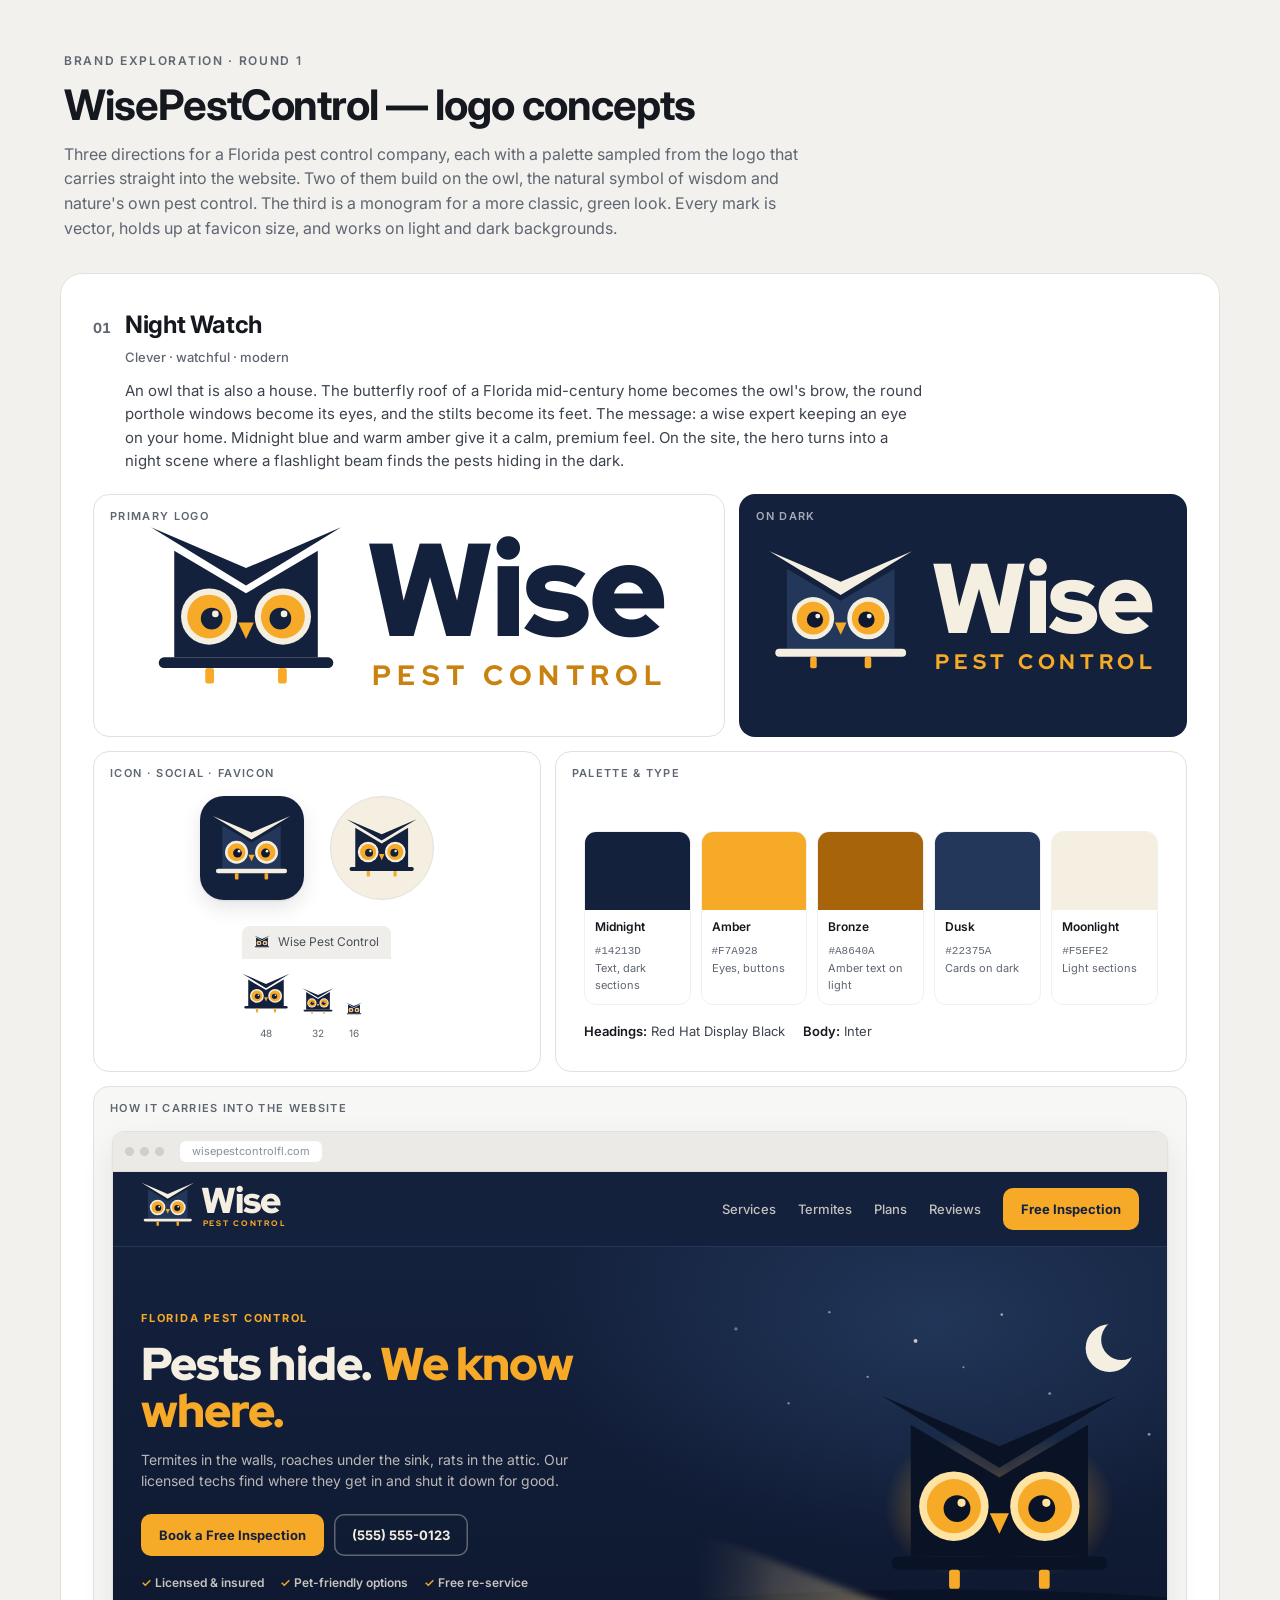
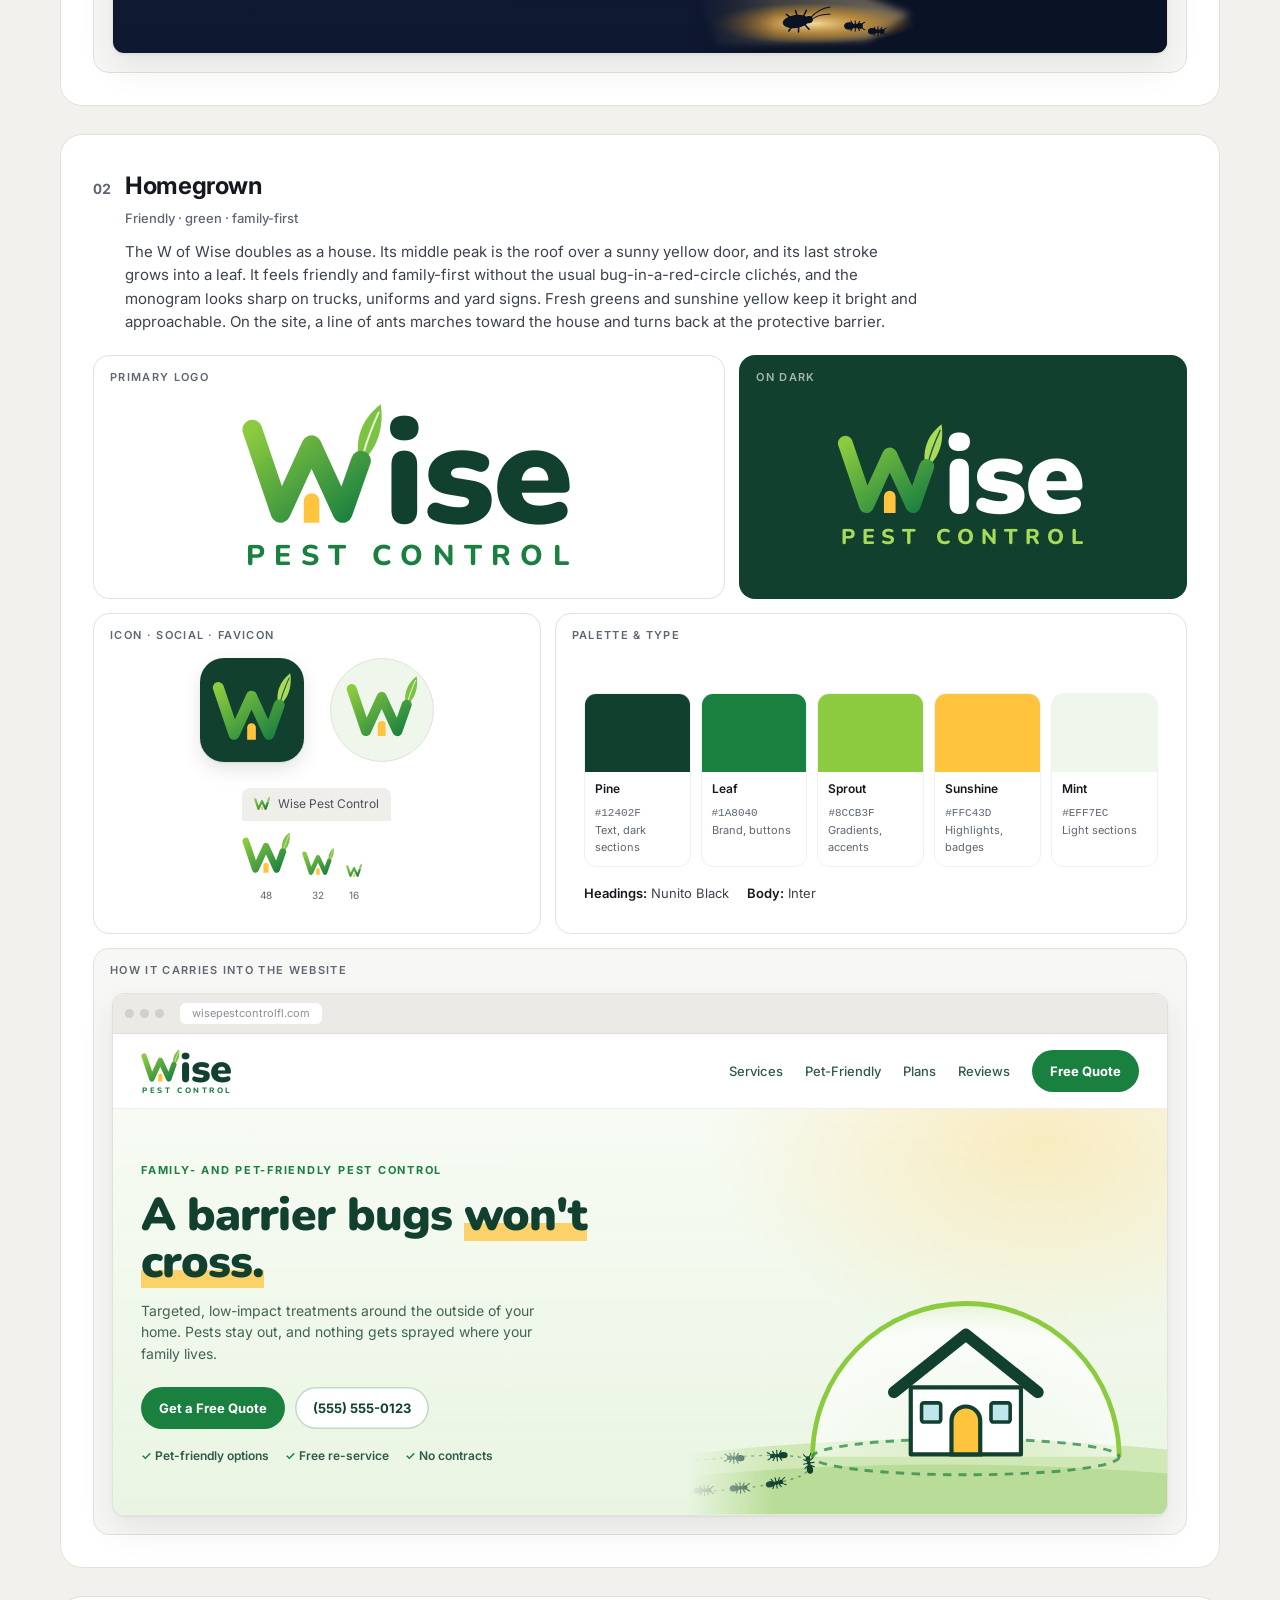
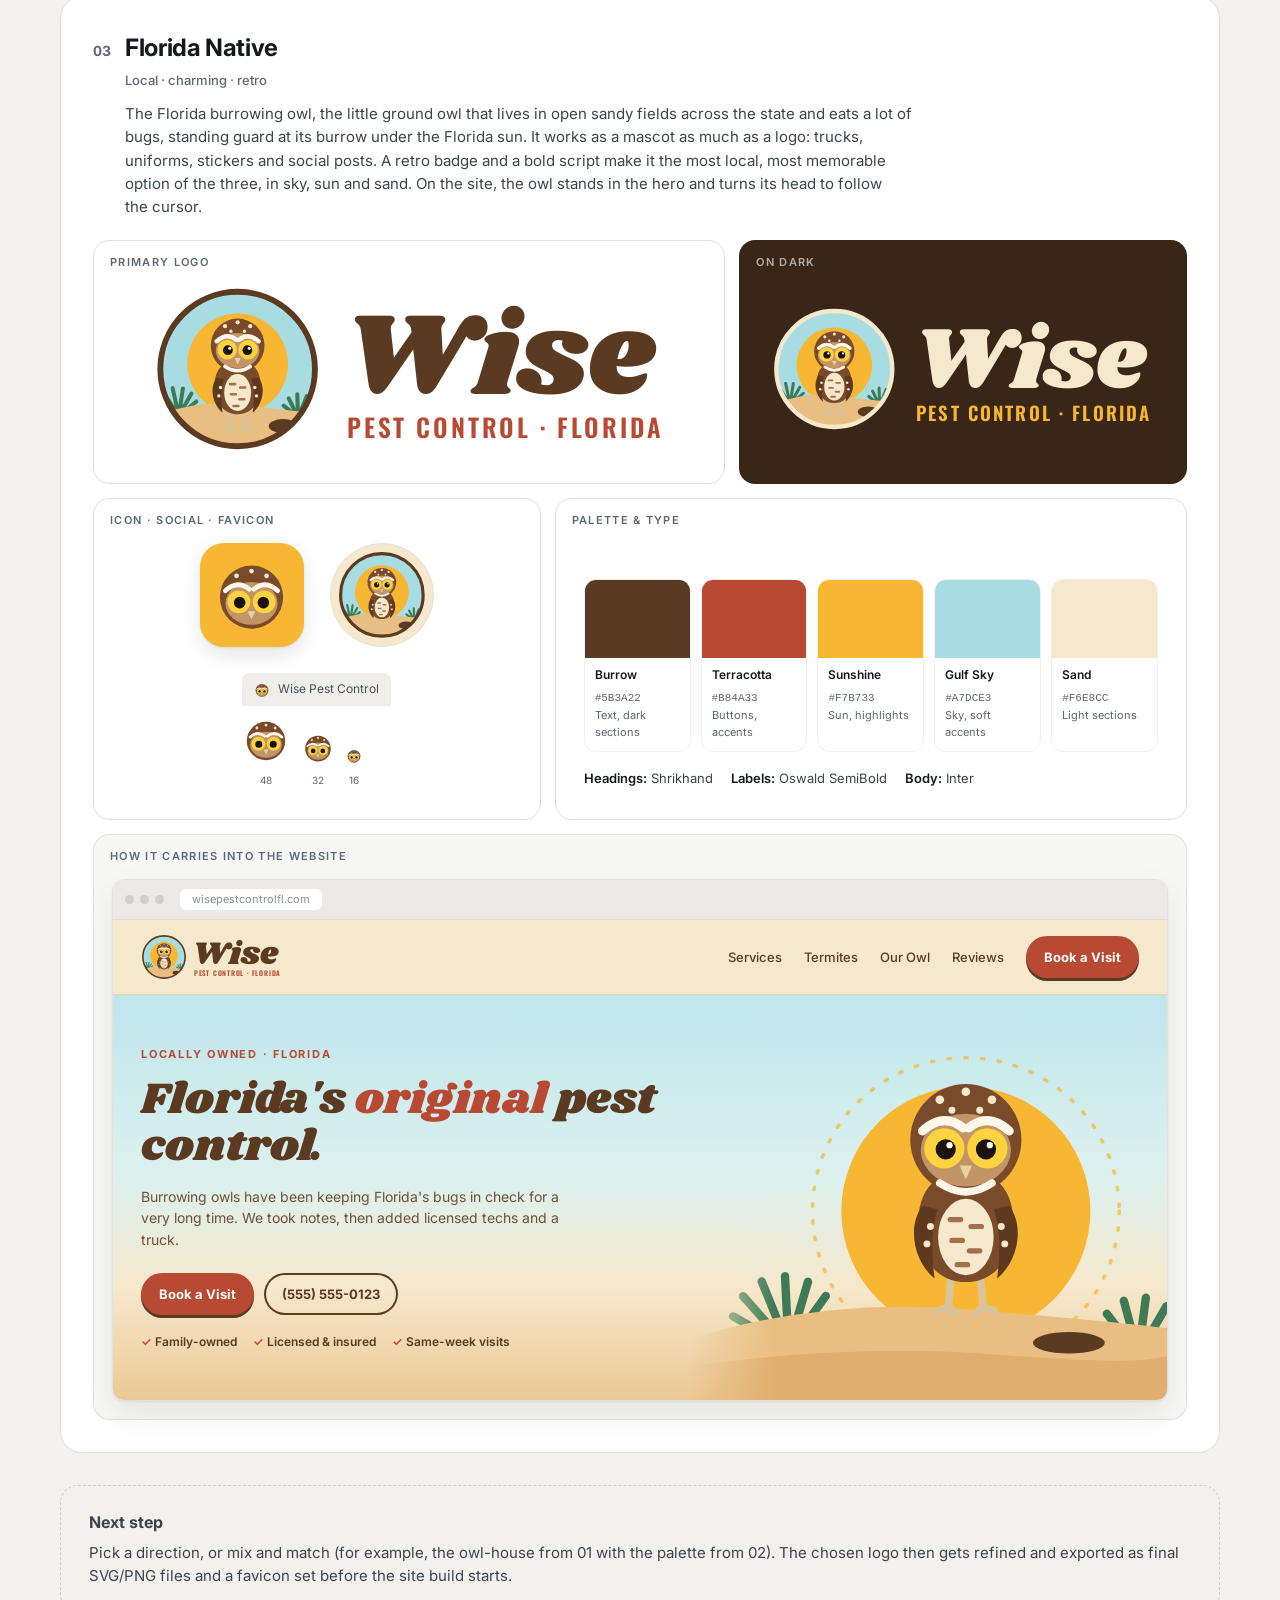
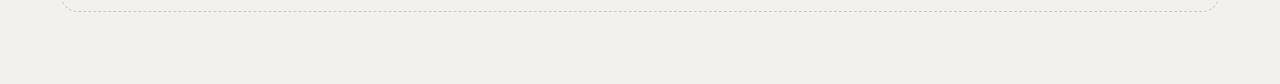
<file: brand/logo-concepts.html>
<!doctype html>
<html lang="en">
<head>
<meta charset="utf-8">
<meta name="viewport" content="width=device-width, initial-scale=1">
<title>WisePestControl — Logo Concepts</title>
<link rel="preconnect" href="https://fonts.googleapis.com">
<link rel="preconnect" href="https://fonts.gstatic.com" crossorigin>
<link rel="stylesheet" href="https://fonts.googleapis.com/css2?family=Inter:wght@400;500;600;700&family=Nunito:wght@700;800;900&family=Oswald:wght@500;600&family=Red+Hat+Display:wght@700;800;900&family=Shrikhand&display=swap">
<style>
  :root {
    --page: #f2f1ed;
    --card: #ffffff;
    --ink: #15181e;
    --muted: #5f6672;
    --line: #e3e1db;
  }
  * { box-sizing: border-box; }
  body {
    margin: 0;
    background: var(--page);
    color: var(--ink);
    font: 15px/1.55 Inter, system-ui, -apple-system, "Segoe UI", sans-serif;
    -webkit-font-smoothing: antialiased;
  }
  .wrap { max-width: 1200px; margin: 0 auto; padding: 0 20px 72px; }

  /* Sheet header */
  .sheet-head { padding: 52px 4px 4px; }
  .kicker { font-size: 12px; font-weight: 600; letter-spacing: .14em; text-transform: uppercase; color: var(--muted); }
  h1 { font-size: clamp(28px, 4.2vw, 42px); line-height: 1.12; letter-spacing: -.025em; margin: 10px 0 14px; }
  .lede { max-width: 760px; margin: 0; color: var(--muted); font-size: 16px; }

  /* Concept card */
  .concept { background: var(--card); border: 1px solid var(--line); border-radius: 22px; padding: clamp(18px, 3vw, 32px); margin-top: 28px; }
  .concept-head { display: grid; grid-template-columns: auto 1fr; column-gap: 14px; row-gap: 4px; align-items: baseline; margin-bottom: 22px; }
  .num { font-weight: 700; font-size: 14px; color: var(--muted); font-variant-numeric: tabular-nums; }
  .concept-head h2 { margin: 0; font-size: 24px; letter-spacing: -.015em; }
  .tags { grid-column: 2; font-size: 13px; color: var(--muted); font-weight: 500; }
  .concept-head p { grid-column: 2; margin: 8px 0 0; max-width: 800px; color: #3d434d; text-wrap: pretty; }

  .grid { display: grid; grid-template-columns: repeat(12, minmax(0, 1fr)); gap: 14px; }
  .tile { position: relative; margin: 0; border-radius: 16px; border: 1px solid var(--line); padding: 44px 28px 30px; display: flex; align-items: center; justify-content: center; min-height: 240px; background: #fff; }
  .tile .cap { position: absolute; top: 13px; left: 16px; font-size: 11px; font-weight: 600; letter-spacing: .12em; text-transform: uppercase; color: var(--muted); }
  .tile.dark { border-color: transparent; }
  .tile.dark .cap { color: rgba(255,255,255,.62); }
  .t-main { grid-column: span 7; }
  .t-dark { grid-column: span 5; }
  .t-icons { grid-column: span 5; gap: 26px; flex-wrap: wrap; }
  .t-palette { grid-column: span 7; flex-direction: column; align-items: stretch; justify-content: flex-end; gap: 16px; }
  .t-site { grid-column: 1 / -1; padding: 44px 18px 18px; background: #f7f7f5; }

  .lockup { display: block; width: 100%; height: auto; overflow: visible; }
  .t-main .lockup { max-width: 520px; max-height: 168px; }
  .t-dark .lockup { max-width: 390px; max-height: 126px; }

  /* Icon row */
  .appicon { width: 104px; height: 104px; border-radius: 24px; display: grid; place-items: center; box-shadow: 0 1px 2px rgba(0,0,0,.08), 0 8px 20px rgba(0,0,0,.10); }
  .appicon svg { width: 76%; height: 76%; overflow: visible; }
  .avatar { width: 104px; height: 104px; border-radius: 50%; display: grid; place-items: center; border: 1px solid var(--line); }
  .avatar svg { width: 70%; height: 70%; }
  .favs { display: flex; flex-direction: column; gap: 10px; align-items: flex-start; }
  .tab { display: flex; align-items: center; gap: 8px; background: #efeeea; border-radius: 8px 8px 0 0; padding: 7px 12px; font-size: 12px; color: #4a505a; }
  .tab svg { width: 16px; height: 16px; flex: none; }
  .favsizes { display: flex; align-items: flex-end; gap: 12px; }
  .favsizes small { display: block; font-size: 10px; color: var(--muted); text-align: center; margin-top: 3px; }

  /* Palette */
  .swatches { display: grid; grid-template-columns: repeat(5, minmax(0, 1fr)); gap: 10px; }
  .sw { border-radius: 12px; overflow: hidden; border: 1px solid rgba(0,0,0,.06); }
  .sw i { display: block; height: 78px; background: var(--c); }
  .sw div { padding: 8px 10px 10px; }
  .sw b { display: block; font-size: 12px; font-weight: 600; }
  .sw code { font: 500 11px/1.4 ui-monospace, SFMono-Regular, Consolas, monospace; color: var(--muted); }
  .sw em { display: block; font-style: normal; font-size: 11px; color: var(--muted); }
  .type { display: flex; flex-wrap: wrap; gap: 6px 18px; font-size: 13px; color: #3d434d; }
  .type b { font-weight: 600; color: var(--ink); }

  /* Mini website preview */
  .mock { width: 100%; border-radius: 12px; overflow: hidden; background: #fff; border: 1px solid #e3e1db; box-shadow: 0 1px 2px rgba(0,0,0,.05), 0 14px 34px rgba(0,0,0,.08); }
  .mock-chrome { display: flex; align-items: center; gap: 6px; padding: 9px 12px; background: #ebeae6; border-bottom: 1px solid #dfddd7; }
  .mock-chrome i { width: 9px; height: 9px; border-radius: 50%; background: #d1cfc9; }
  .mock-chrome span { margin-left: 10px; font-size: 11px; color: #8a8f98; background: #fff; border-radius: 6px; padding: 2px 12px; }
  .mock-nav { position: relative; display: flex; align-items: center; gap: 22px; padding: 14px 28px; background: #fff; border-bottom: 1px solid #eee; }
  .mock-logo { height: 46px; width: auto; flex: none; overflow: visible; }
  .mock-links { display: flex; gap: 22px; margin-left: auto; font-size: 13px; font-weight: 500; color: #3b4250; }
  .mock-btn { display: inline-flex; align-items: center; gap: 8px; padding: 11px 18px; border-radius: 10px; font-weight: 700; font-size: 13px; white-space: nowrap; }
  .mock-hero { position: relative; overflow: hidden; display: grid; grid-template-columns: 1.1fr 1fr; gap: 20px; padding: 46px 0 0 28px; align-items: end; }
  .mock-hero > * { position: relative; }
  .mock-copy { padding-bottom: 48px; align-self: center; }
  .mock-eyebrow { font-size: 11px; font-weight: 700; letter-spacing: .16em; text-transform: uppercase; }
  .mock-hero h3 { margin: 12px 0 14px; font-size: 46px; line-height: 1.02; }
  .mock-hero p { margin: 0 0 22px; font-size: 14px; max-width: 430px; }
  .mock-ctas { display: flex; gap: 10px; flex-wrap: wrap; }
  .mock-trust { display: flex; flex-wrap: wrap; gap: 6px 16px; margin-top: 18px; font-size: 12px; font-weight: 600; }
  .mock-trust span::before { content: "✓ "; }
  .mock-art { display: block; width: 100%; height: auto; -webkit-mask-image: linear-gradient(90deg, transparent, #000 18%); mask-image: linear-gradient(90deg, transparent, #000 18%); }

  /* Concept 1 site theme: after dark. Midnight hero, amber light, the owl-house keeps watch. */
  .mock-c1 .mock-nav { background: #14213D; border-bottom-color: #22375A;
    --c1-roof: #F5EFE2; --c1-body: #22375A; --c1-pupil: #0E1830; --c1-word: #F5EFE2; --c1-sub: #F7A928; }
  .mock-c1 .mock-links { color: rgba(245,239,226,.78); }
  .mock-c1 .mock-btn { background: #F7A928; color: #14213D; }
  .mock-c1 .mock-hero { background: radial-gradient(55% 80% at 78% 18%, rgba(34,55,90,.95), transparent 70%), linear-gradient(180deg, #14213D 0%, #0E1830 100%); color: #F5EFE2; }
  .mock-c1 .mock-eyebrow { color: #F7A928; }
  .mock-c1 .mock-hero h3 { font-family: "Red Hat Display", sans-serif; font-weight: 900; letter-spacing: -.02em; }
  .mock-c1 .mock-hero h3 em { font-style: normal; color: #F7A928; }
  .mock-c1 .mock-hero p { color: rgba(245,239,226,.74); }
  .mock-c1 .ghost { background: transparent; color: #F5EFE2; box-shadow: inset 0 0 0 1.5px rgba(245,239,226,.35); }
  .mock-c1 .mock-trust { color: rgba(245,239,226,.8); }
  .mock-c1 .mock-trust span::before { color: #F7A928; }

  /* Concept 2 site theme: fresh, bright and green, with a barrier the ants won't cross */
  .mock-c2 .mock-links { color: #2E5A48; }
  .mock-c2 .mock-btn { background: #1A8040; color: #fff; border-radius: 999px; }
  .mock-c2 .mock-hero { background: radial-gradient(45% 70% at 88% 8%, rgba(255,196,61,.28), transparent 70%), linear-gradient(180deg, #F7FBF4 0%, #E9F5E2 100%); color: #12402F; }
  .mock-c2 .mock-eyebrow { color: #1A8040; }
  .mock-c2 .mock-hero h3 { font-family: Nunito, sans-serif; font-weight: 900; letter-spacing: -.02em; }
  .mock-c2 .mock-hero h3 em { font-style: normal; background: linear-gradient(transparent 64%, rgba(255,196,61,.75) 64%, rgba(255,196,61,.75) 92%, transparent 92%); }
  .mock-c2 .mock-hero p { color: #3F6456; }
  .mock-c2 .ghost { background: #fff; color: #12402F; box-shadow: inset 0 0 0 1.5px #BFD9C4; }
  .mock-c2 .mock-trust { color: #2E5A48; }
  .mock-c2 .mock-trust span::before { color: #1A8040; }

  /* Concept 3 site theme: sunny, sandy, a little retro. The owl lives in the hero. */
  .mock-c3 .mock-nav { background: #F6E8CC; border-bottom-color: #EAD6AE; }
  .mock-c3 .mock-links { color: #5B3A22; }
  .mock-c3 .mock-btn { background: #B84A33; color: #fff; border-radius: 999px; box-shadow: 0 3px 0 #5B3A22; }
  .mock-c3 .mock-hero { background: linear-gradient(180deg, #BFE6EC 0%, #DDF1EE 46%, #F6E8CC 72%, #ECC994 100%); color: #5B3A22; }
  .mock-c3 .mock-eyebrow { color: #B84A33; }
  .mock-c3 .mock-hero h3 { font-family: Shrikhand, serif; font-weight: 400; font-size: 44px; line-height: 1.08; letter-spacing: 0; }
  .mock-c3 .mock-hero h3 em { font-style: normal; color: #B84A33; }
  .mock-c3 .mock-hero p { color: #6E5038; }
  .mock-c3 .ghost { background: transparent; color: #5B3A22; box-shadow: inset 0 0 0 2px #5B3A22; }
  .mock-c3 .mock-trust { color: #5B3A22; }
  .mock-c3 .mock-trust span::before { color: #B84A33; }

  .sheet-foot { margin-top: 32px; padding: 24px 28px; border-radius: 18px; border: 1px dashed #cfccc4; color: #3d434d; }
  .sheet-foot h2 { font-size: 16px; margin: 0 0 6px; }
  .sheet-foot p { margin: 0; }

  @media (max-width: 900px) {
    .grid > * { grid-column: 1 / -1; }
    .mock-links { display: none; }
    .mock-hero { grid-template-columns: 1fr; gap: 0; padding: 40px 0 0; }
    .mock-copy { padding: 0 28px 8px; }
    .mock-art { -webkit-mask-image: none; mask-image: none; }
    .mock-hero h3 { font-size: 36px; }
    .mock-c3 .mock-hero h3 { font-size: 34px; }
  }
  @media (max-width: 560px) {
    .tile { min-height: 0; padding: 40px 18px 24px; }
    .t-main, .t-dark { min-height: 160px; }
    .swatches { grid-template-columns: repeat(3, minmax(0, 1fr)); }
    .sw div { padding: 8px 6px 9px 8px; }
    .sw b { font-size: 11.5px; }
    .mock-nav { padding: 12px 16px; }
    .mock-nav .mock-btn { display: none; }
    .mock-logo { height: 40px; }
    .mock-hero { padding-top: 34px; }
    .mock-copy { padding: 0 18px 8px; }
    .mock-hero h3 { font-size: 31px; }
    .mock-c3 .mock-hero h3 { font-size: 29px; }
  }
</style>
</head>
<body>

<!-- ===================== Shared SVG definitions ===================== -->
<!-- DEFS START -->
<svg aria-hidden="true" width="0" height="0" style="position:absolute;overflow:hidden">
  <defs>
    <linearGradient id="c2-grad" x1="0" y1="0" x2="1" y2="1">
      <stop offset="0" style="stop-color: var(--c2-g1, #8CCB3F)"/>
      <stop offset="1" style="stop-color: var(--c2-g2, #1A8040)"/>
    </linearGradient>
    <clipPath id="c3-clip"><circle cx="50" cy="50" r="46"/></clipPath>
    <!-- a little ant, facing right, for the concept 2 hero -->
    <symbol id="ant" viewBox="-9 -6 18 12">
      <g fill="none" stroke="currentColor" stroke-width=".9" stroke-linecap="round">
        <path d="M-.5 0 L-3 -4 M-.5 0 L-3 4 M.8 0 L.6 -4.4 M.8 0 L.6 4.4 M2 0 L4.2 -3.8 M2 0 L4.2 3.8"/>
        <path d="M5.6 -.9 C6.8 -2.4 7.6 -2.8 8.6 -3.1 M5.6 .9 C6.8 2.4 7.6 2.8 8.6 3.1"/>
      </g>
      <g fill="currentColor"><ellipse cx="-4.6" cy="0" rx="3.6" ry="2.6"/><ellipse cx=".8" cy="0" rx="2" ry="1.5"/><circle cx="4.6" cy="0" r="1.9"/></g>
    </symbol>
  </defs>

  <!-- Concept 1: a mid-century butterfly-roof house that is also an owl.
       The roof is the brow, the porthole windows are the eyes, the stilts are the feet. -->
  <symbol id="c1-mark" viewBox="0 2 100 100">
    <path d="M1 12 L50 33 L99 12 L50 42 Z" style="fill: var(--c1-roof, #14213D)"/>
    <path d="M13 24 L50 46 L87 24 L87 79 L13 79 Z" style="fill: var(--c1-body, #14213D)"/>
    <rect x="5" y="79" width="90" height="5.5" rx="2.75" style="fill: var(--c1-roof, #14213D)"/>
    <g style="fill: var(--c1-ring, #F5EFE2)"><circle cx="31" cy="58" r="14.5"/><circle cx="69" cy="58" r="14.5"/></g>
    <g style="fill: var(--c1-eye, #F7A928)"><circle cx="31" cy="58" r="11.3"/><circle cx="69" cy="58" r="11.3"/></g>
    <g style="fill: var(--c1-pupil, #14213D)"><circle cx="32.3" cy="59" r="5.6"/><circle cx="67.7" cy="59" r="5.6"/></g>
    <g style="fill: var(--c1-ring, #F5EFE2)"><circle cx="34.2" cy="56.6" r="1.7"/><circle cx="69.6" cy="56.6" r="1.7"/></g>
    <g style="fill: var(--c1-eye, #F7A928)">
      <path d="M46 61 L54 61 L50 69.5 Z"/>
      <rect x="29" y="84.5" width="4.5" height="8" rx="1.2"/><rect x="66.5" y="84.5" width="4.5" height="8" rx="1.2"/>
    </g>
  </symbol>

  <!-- Concept 2: the W of Wise is a house. The middle peak is the roof over a sunny door,
       and the last stroke grows into a leaf. -->
  <symbol id="c2-mark" viewBox="0 0 100 100">
    <path d="M84 45 C80 27 86 13 99 3 C101.5 19 97 35 84 45 Z" style="fill: var(--c2-leaf, #7CC243)"/>
    <path d="M86.5 39 C89 29 93 19 97.5 9" fill="none" stroke-width="1.4" stroke-linecap="round" style="stroke: var(--c2-vein, #fff)" opacity=".85"/>
    <path d="M8 21 L28 80 L50 32 L72 80 L85 43" fill="none" stroke-width="14" stroke-linecap="round" stroke-linejoin="round" style="stroke: url(#c2-grad)"/>
    <path d="M44.5 87 V71.5 a5.5 5.5 0 0 1 11 0 V87 Z" style="fill: var(--c2-door, #FFC43D)"/>
  </symbol>

  <!-- Concept 3: the Florida burrowing owl, standing guard at its burrow -->
  <symbol id="c3-owl" viewBox="0 0 100 100">
    <g stroke="#D8C39A" stroke-width="2.2" stroke-linecap="round" fill="none">
      <path d="M46 73 L45 84 M45 84 l-3.2 1.4 M45 84 l2 2"/><path d="M54 73 L55 84 M55 84 l3.2 1.4 M55 84 l-2 2"/>
    </g>
    <path d="M50 45 C62 45 64.5 55 63.5 63 C62.5 71.5 57.5 77 50 77 C42.5 77 37.5 71.5 36.5 63 C35.5 55 38 45 50 45 Z" fill="#7A4B2A"/>
    <ellipse cx="50" cy="64" rx="8" ry="11" fill="#F6E8CC"/>
    <path d="M45.5 59h3M51.5 61h3M46 65h3M51 68h3M47.5 72h3" stroke="#A2714A" stroke-width="1.5" stroke-linecap="round"/>
    <path d="M37.5 55 C33 61 35 71 41 76 C40 68 40 61 42 56 Z M62.5 55 C67 61 65 71 59 76 C60 68 60 61 58 56 Z" fill="#5E3920"/>
    <g fill="#F6E8CC"><circle cx="39.8" cy="61" r="1"/><circle cx="38.8" cy="66" r="1"/><circle cx="60.2" cy="61" r="1"/><circle cx="61.2" cy="66" r="1"/></g>
    <circle cx="50" cy="36" r="16" fill="#7A4B2A"/>
    <g fill="#F6E8CC"><circle cx="42.5" cy="24.5" r="1.25"/><circle cx="50" cy="22.2" r="1.25"/><circle cx="57.5" cy="24.5" r="1.25"/><circle cx="46" cy="27.5" r="1"/><circle cx="54" cy="27.5" r="1"/></g>
    <ellipse cx="50" cy="39" rx="13" ry="10.5" fill="#C29466"/>
    <g fill="#FFD23F"><circle cx="43.8" cy="38.5" r="5.8"/><circle cx="56.2" cy="38.5" r="5.8"/></g>
    <g fill="#1B130D"><circle cx="44.2" cy="38.8" r="2.9"/><circle cx="55.8" cy="38.8" r="2.9"/></g>
    <g fill="#fff"><circle cx="45.3" cy="37.6" r=".9"/><circle cx="56.9" cy="37.6" r=".9"/></g>
    <path d="M37.5 33.5 Q43.5 28 49.2 32.6 M50.8 32.6 Q56.5 28 62.5 33.5" stroke="#FFF8EA" stroke-width="2.6" fill="none" stroke-linecap="round"/>
    <path d="M48.2 43.4 L51.8 43.4 L50 47.4 Z" fill="#E6D39B"/>
    <path d="M42.5 48.5 Q50 53.5 57.5 48.5" stroke="#FFF8EA" stroke-width="2.2" fill="none" stroke-linecap="round"/>
  </symbol>

  <symbol id="c3-mark" viewBox="0 0 100 100">
    <g clip-path="url(#c3-clip)">
      <rect width="100" height="100" fill="#A7DCE3"/>
      <circle cx="50" cy="47" r="30" fill="#F7B733"/>
      <path d="M15 78L1.9 74.5M15 78L2.6 69.0M15 78L5.9 64.2M15 78L11.3 61.4M15 78L17.4 61.6M15 78L22.5 64.6M15 78L25.4 69.3M86 79L77.4 71.8M86 79L80.4 67.5M86 79L85.5 65.1M86 79L91.2 66.1M86 79L95.2 70.1M86 79L96.5 75.2" stroke="#3E7A55" stroke-width="2.4" stroke-linecap="round" fill="none"/>
      <path d="M-2 79 Q 26 68 50 71 T 102 77 L102 102 L-2 102 Z" fill="#E9BE82"/>
      <ellipse cx="77" cy="84" rx="8.5" ry="4.2" fill="#5B3A22"/>
      <use href="#c3-owl" width="100" height="100"/>
    </g>
    <circle cx="50" cy="50" r="46" fill="none" stroke-width="3.5" style="stroke: var(--c3-ring, #5B3A22)"/>
  </symbol>

  <!-- Concept 3 small-size icon: just the owl's face -->
  <symbol id="c3-icon" viewBox="0 0 100 100">
    <circle cx="50" cy="52" r="40" fill="#7A4B2A"/>
    <g fill="#F6E8CC"><circle cx="31" cy="25" r="3"/><circle cx="50" cy="19" r="3"/><circle cx="69" cy="25" r="3"/></g>
    <ellipse cx="50" cy="60" rx="33" ry="27" fill="#C29466"/>
    <g fill="#FFD23F"><circle cx="34" cy="58" r="14.5"/><circle cx="66" cy="58" r="14.5"/></g>
    <g fill="#1B130D"><circle cx="35" cy="59" r="7.3"/><circle cx="65" cy="59" r="7.3"/></g>
    <path d="M17 44 Q32 30 47 42 M53 42 Q68 30 83 44" stroke="#FFF8EA" stroke-width="6" fill="none" stroke-linecap="round"/>
    <path d="M45 70 L55 70 L50 80 Z" fill="#E6D39B"/>
  </symbol>

  <!-- Lockups (mark + wordmark). Each outer <svg> uses the same viewBox as its symbol. -->
  <symbol id="c1-lockup" viewBox="0 8 268 86">
    <use href="#c1-mark" x="0" y="0" width="100" height="100"/>
    <text x="112" y="66" font-family="Red Hat Display" font-weight="900" font-size="68" letter-spacing="-1.5" style="fill: var(--c1-word, #14213D)">Wise</text>
    <text x="115" y="91" font-family="Red Hat Display" font-weight="800" font-size="14.5" letter-spacing="3.25" style="fill: var(--c1-sub, #C9820F)">PEST CONTROL</text>
  </symbol>

  <symbol id="c2-lockup" viewBox="0 0 200 100">
    <use href="#c2-mark" x="0" y="0" width="84" height="84"/>
    <text x="85" y="73" font-family="Nunito" font-weight="900" font-size="86" letter-spacing="-1" style="fill: var(--c2-word, #12402F)">ise</text>
    <text x="3" y="98" font-family="Nunito" font-weight="800" font-size="17" letter-spacing="5.5" style="fill: var(--c2-sub, #1A8040)">PEST CONTROL</text>
  </symbol>

  <symbol id="c3-lockup" viewBox="0 0 304 100">
    <use href="#c3-mark" x="0" y="0" width="100" height="100"/>
    <text x="111" y="65" font-family="Shrikhand" font-size="70" style="fill: var(--c3-word, #5B3A22)">Wise</text>
    <text x="115" y="91" font-family="Oswald" font-weight="600" font-size="15" letter-spacing="1.7" style="fill: var(--c3-sub, #B84A33)">PEST CONTROL · FLORIDA</text>
  </symbol>
</svg>
<!-- DEFS END -->

<main class="wrap">
  <header class="sheet-head">
    <div class="kicker">Brand exploration · Round 1</div>
    <h1>WisePestControl — logo concepts</h1>
    <p class="lede">Three directions for a Florida pest control company, each with a palette sampled from the logo that carries straight into the website. Two of them build on the owl, the natural symbol of wisdom and nature's own pest control. The third is a monogram for a more classic, green look. Every mark is vector, holds up at favicon size, and works on light and dark backgrounds.</p>
  </header>

  <!-- ===================== Concept 1 ===================== -->
  <section class="concept" id="concept-1">
    <header class="concept-head">
      <span class="num">01</span>
      <h2>Night Watch</h2>
      <span class="tags">Clever · watchful · modern</span>
      <p>An owl that is also a house. The butterfly roof of a Florida mid-century home becomes the owl's brow, the round porthole windows become its eyes, and the stilts become its feet. The message: a wise expert keeping an eye on your home. Midnight blue and warm amber give it a calm, premium feel. On the site, the hero turns into a night scene where a flashlight beam finds the pests hiding in the dark.</p>
    </header>
    <div class="grid">
      <figure class="tile t-main"><span class="cap">Primary logo</span>
        <svg class="lockup" viewBox="0 8 268 86" role="img" aria-label="Wise Pest Control, concept 1"><use href="#c1-lockup"/></svg>
      </figure>
      <figure class="tile t-dark dark" style="background:#14213D; --c1-roof:#F5EFE2; --c1-body:#22375A; --c1-pupil:#0E1830; --c1-word:#F5EFE2; --c1-sub:#F7A928"><span class="cap">On dark</span>
        <svg class="lockup" viewBox="0 8 268 86" role="img" aria-label="Concept 1 on dark"><use href="#c1-lockup"/></svg>
      </figure>
      <figure class="tile t-icons"><span class="cap">Icon · social · favicon</span>
        <div class="appicon" style="background:#14213D; --c1-roof:#F5EFE2; --c1-body:#22375A; --c1-pupil:#0E1830"><svg viewBox="0 0 100 100"><use href="#c1-mark"/></svg></div>
        <div class="avatar" style="background:#F5EFE2"><svg viewBox="0 0 100 100"><use href="#c1-mark"/></svg></div>
        <div class="favs">
          <div class="tab"><svg viewBox="0 0 100 100"><use href="#c1-mark"/></svg>Wise Pest Control</div>
          <div class="favsizes">
            <div><svg width="48" height="48" viewBox="0 0 100 100"><use href="#c1-mark"/></svg><small>48</small></div>
            <div><svg width="32" height="32" viewBox="0 0 100 100"><use href="#c1-mark"/></svg><small>32</small></div>
            <div><svg width="16" height="16" viewBox="0 0 100 100"><use href="#c1-mark"/></svg><small>16</small></div>
          </div>
        </div>
      </figure>
      <div class="tile t-palette"><span class="cap">Palette &amp; type</span>
        <div class="swatches">
          <div class="sw" style="--c:#14213D"><i></i><div><b>Midnight</b><code>#14213D</code><em>Text, dark sections</em></div></div>
          <div class="sw" style="--c:#F7A928"><i></i><div><b>Amber</b><code>#F7A928</code><em>Eyes, buttons</em></div></div>
          <div class="sw" style="--c:#A8640A"><i></i><div><b>Bronze</b><code>#A8640A</code><em>Amber text on light</em></div></div>
          <div class="sw" style="--c:#22375A"><i></i><div><b>Dusk</b><code>#22375A</code><em>Cards on dark</em></div></div>
          <div class="sw" style="--c:#F5EFE2"><i></i><div><b>Moonlight</b><code>#F5EFE2</code><em>Light sections</em></div></div>
        </div>
        <div class="type"><span><b>Headings:</b> Red Hat Display Black</span><span><b>Body:</b> Inter</span></div>
      </div>
      <div class="tile t-site"><span class="cap">How it carries into the website</span>
        <div class="mock mock-c1">
          <div class="mock-chrome"><i></i><i></i><i></i><span>wisepestcontrolfl.com</span></div>
          <div class="mock-nav">
            <svg class="mock-logo" viewBox="0 8 268 86" aria-hidden="true"><use href="#c1-lockup"/></svg>
            <div class="mock-links"><span>Services</span><span>Termites</span><span>Plans</span><span>Reviews</span></div>
            <span class="mock-btn">Free Inspection</span>
          </div>
          <div class="mock-hero">
            <div class="mock-copy">
              <span class="mock-eyebrow">Florida pest control</span>
              <h3>Pests hide. <em>We know where.</em></h3>
              <p>Termites in the walls, roaches under the sink, rats in the attic. Our licensed techs find where they get in and shut it down for good.</p>
              <div class="mock-ctas"><span class="mock-btn">Book a Free Inspection</span><span class="mock-btn ghost">(555) 555-0123</span></div>
              <div class="mock-trust"><span>Licensed &amp; insured</span><span>Pet-friendly options</span><span>Free re-service</span></div>
            </div>
            <svg class="mock-art" viewBox="0 0 400 300" aria-hidden="true">
              <defs>
                <radialGradient id="c1-glow"><stop offset="0" stop-color="#F7A928" stop-opacity=".5"/><stop offset="1" stop-color="#F7A928" stop-opacity="0"/></radialGradient>
                <radialGradient id="c1-pool"><stop offset="0" stop-color="#FFE0A0" stop-opacity=".95"/><stop offset=".55" stop-color="#F7A928" stop-opacity=".5"/><stop offset="1" stop-color="#F7A928" stop-opacity="0"/></radialGradient>
                <linearGradient id="c1-beam" gradientUnits="userSpaceOnUse" x1="-10" y1="196" x2="150" y2="276"><stop offset="0" stop-color="#FFE0A0" stop-opacity="0"/><stop offset="1" stop-color="#FFE0A0" stop-opacity=".38"/></linearGradient>
                <filter id="c1-soft" x="-20%" y="-20%" width="140%" height="140%"><feGaussianBlur stdDeviation="3"/></filter>
                <mask id="c1-moon"><circle cx="352" cy="46" r="20" fill="#fff"/><circle cx="362" cy="39" r="17" fill="#000"/></mask>
              </defs>
              <g fill="#F5EFE2">
                <circle cx="40" cy="30" r="1.4" opacity=".7"/><circle cx="118" cy="16" r="1" opacity=".5"/><circle cx="190" cy="40" r="1.6" opacity=".8"/>
                <circle cx="262" cy="18" r="1.1" opacity=".6"/><circle cx="302" cy="84" r="1.2" opacity=".5"/><circle cx="84" cy="92" r="1" opacity=".45"/>
                <circle cx="150" cy="70" r="1" opacity=".5"/><circle cx="385" cy="118" r="1.2" opacity=".55"/><circle cx="230" cy="62" r=".9" opacity=".5"/>
              </g>
              <rect x="320" y="14" width="64" height="64" fill="#F5EFE2" mask="url(#c1-moon)"/>
              <circle cx="222" cy="178" r="58" fill="url(#c1-glow)"/><circle cx="298" cy="178" r="58" fill="url(#c1-glow)"/>
              <use href="#c1-mark" x="160" y="66" width="200" height="200" style="--c1-roof:#0A1226; --c1-body:#0A1226; --c1-ring:#FFE3A3; --c1-eye:#F7A928; --c1-pupil:#0A1226"/>
              <path d="M0 256 Q 200 240 400 254 V300 H0 Z" fill="#0A1226"/>
              <path d="M-10 192 L186 268 L150 290 L24 294 L-10 202 Z" fill="url(#c1-beam)" filter="url(#c1-soft)"/>
              <ellipse cx="104" cy="276" rx="86" ry="17" fill="url(#c1-pool)"/>
              <!-- caught in the light: a palmetto bug and two ants -->
              <g fill="#0A1226" stroke="#0A1226" stroke-linecap="round">
                <g transform="translate(92 274) rotate(-8)">
                  <path d="M-4 -2 L-9 -7 M0 -3 L-1 -9 M4 -2 L8 -8 M-4 2 L-9 7 M0 3 L-1 9 M4 2 L8 8" stroke-width="1.3" fill="none"/>
                  <path d="M10 -1 C16 -6 22 -8 28 -8 M10 1 C16 -3 22 -3 27 -2" stroke-width=".9" fill="none"/>
                  <ellipse cx="-2" cy="0" rx="11" ry="5.4" stroke="none"/><ellipse cx="9" cy="0" rx="3.4" ry="3" stroke="none"/>
                </g>
                <use href="#ant" x="130" y="272" width="18" height="12" style="color:#0A1226"/>
                <use href="#ant" x="150" y="277" width="16" height="11" style="color:#0A1226"/>
              </g>
            </svg>
          </div>
        </div>
      </div>
    </div>
  </section>

  <!-- ===================== Concept 2 ===================== -->
  <section class="concept" id="concept-2">
    <header class="concept-head">
      <span class="num">02</span>
      <h2>Homegrown</h2>
      <span class="tags">Friendly · green · family-first</span>
      <p>The W of Wise doubles as a house. Its middle peak is the roof over a sunny yellow door, and its last stroke grows into a leaf. It feels friendly and family-first without the usual bug-in-a-red-circle clichés, and the monogram looks sharp on trucks, uniforms and yard signs. Fresh greens and sunshine yellow keep it bright and approachable. On the site, a line of ants marches toward the house and turns back at the protective barrier.</p>
    </header>
    <div class="grid">
      <figure class="tile t-main"><span class="cap">Primary logo</span>
        <svg class="lockup" viewBox="0 0 200 100" role="img" aria-label="Wise Pest Control, concept 2"><use href="#c2-lockup"/></svg>
      </figure>
      <figure class="tile t-dark dark" style="background:#12402F; --c2-g1:#B5E36A; --c2-g2:#4CB860; --c2-leaf:#A8DB5A; --c2-vein:#12402F; --c2-word:#fff; --c2-sub:#A8DB5A"><span class="cap">On dark</span>
        <svg class="lockup" viewBox="0 0 200 100" role="img" aria-label="Concept 2 on dark"><use href="#c2-lockup"/></svg>
      </figure>
      <figure class="tile t-icons"><span class="cap">Icon · social · favicon</span>
        <div class="appicon" style="background:#12402F; --c2-g1:#B5E36A; --c2-g2:#4CB860; --c2-leaf:#A8DB5A; --c2-vein:#12402F"><svg viewBox="0 0 100 100"><use href="#c2-mark"/></svg></div>
        <div class="avatar" style="background:#EFF7EC"><svg viewBox="0 0 100 100"><use href="#c2-mark"/></svg></div>
        <div class="favs">
          <div class="tab"><svg viewBox="0 0 100 100"><use href="#c2-mark"/></svg>Wise Pest Control</div>
          <div class="favsizes">
            <div><svg width="48" height="48" viewBox="0 0 100 100"><use href="#c2-mark"/></svg><small>48</small></div>
            <div><svg width="32" height="32" viewBox="0 0 100 100"><use href="#c2-mark"/></svg><small>32</small></div>
            <div><svg width="16" height="16" viewBox="0 0 100 100"><use href="#c2-mark"/></svg><small>16</small></div>
          </div>
        </div>
      </figure>
      <div class="tile t-palette"><span class="cap">Palette &amp; type</span>
        <div class="swatches">
          <div class="sw" style="--c:#12402F"><i></i><div><b>Pine</b><code>#12402F</code><em>Text, dark sections</em></div></div>
          <div class="sw" style="--c:#1A8040"><i></i><div><b>Leaf</b><code>#1A8040</code><em>Brand, buttons</em></div></div>
          <div class="sw" style="--c:#8CCB3F"><i></i><div><b>Sprout</b><code>#8CCB3F</code><em>Gradients, accents</em></div></div>
          <div class="sw" style="--c:#FFC43D"><i></i><div><b>Sunshine</b><code>#FFC43D</code><em>Highlights, badges</em></div></div>
          <div class="sw" style="--c:#EFF7EC"><i></i><div><b>Mint</b><code>#EFF7EC</code><em>Light sections</em></div></div>
        </div>
        <div class="type"><span><b>Headings:</b> Nunito Black</span><span><b>Body:</b> Inter</span></div>
      </div>
      <div class="tile t-site"><span class="cap">How it carries into the website</span>
        <div class="mock mock-c2">
          <div class="mock-chrome"><i></i><i></i><i></i><span>wisepestcontrolfl.com</span></div>
          <div class="mock-nav">
            <svg class="mock-logo" viewBox="0 0 200 100" aria-hidden="true"><use href="#c2-lockup"/></svg>
            <div class="mock-links"><span>Services</span><span>Pet-Friendly</span><span>Plans</span><span>Reviews</span></div>
            <span class="mock-btn">Free Quote</span>
          </div>
          <div class="mock-hero">
            <div class="mock-copy">
              <span class="mock-eyebrow">Family- and pet-friendly pest control</span>
              <h3>A barrier bugs <em>won't cross.</em></h3>
              <p>Targeted, low-impact treatments around the outside of your home. Pests stay out, and nothing gets sprayed where your family lives.</p>
              <div class="mock-ctas"><span class="mock-btn">Get a Free Quote</span><span class="mock-btn ghost">(555) 555-0123</span></div>
              <div class="mock-trust"><span>Pet-friendly options</span><span>Free re-service</span><span>No contracts</span></div>
            </div>
            <svg class="mock-art" viewBox="0 0 400 300" aria-hidden="true">
              <defs>
                <radialGradient id="c2-dome" cx=".5" cy=".9" r=".9"><stop offset="0" stop-color="#fff" stop-opacity=".2"/><stop offset=".8" stop-color="#fff" stop-opacity=".7"/><stop offset="1" stop-color="#E3F4D6" stop-opacity=".9"/></radialGradient>
              </defs>
              <path d="M0 250 Q 200 226 400 246 V300 H0 Z" fill="#CFE8B6"/>
              <path d="M0 268 Q 200 250 400 266 V300 H0 Z" fill="#B9DD98"/>
              <!-- the protective barrier -->
              <path d="M104 252 A128 128 0 0 1 360 252 Z" fill="url(#c2-dome)"/>
              <path d="M104 252 A128 128 0 0 1 360 252" fill="none" stroke="#8CCB3F" stroke-width="4"/>
              <ellipse cx="232" cy="252" rx="128" ry="15" fill="none" stroke="#1A8040" stroke-width="2.4" stroke-dasharray="7 6" opacity=".7"/>
              <!-- the house -->
              <path d="M186 250 V194 H278 V250 Z" fill="#fff" stroke="#12402F" stroke-width="3.5" stroke-linejoin="round"/>
              <path d="M172 198 L232 150 L292 198" fill="none" stroke="#12402F" stroke-width="10" stroke-linecap="round" stroke-linejoin="round"/>
              <path d="M220 250 V222 a12 12 0 0 1 24 0 V250 Z" fill="#FFC43D" stroke="#12402F" stroke-width="3.5"/>
              <rect x="195" y="207" width="16" height="16" rx="2" fill="#BFE6EC" stroke="#12402F" stroke-width="3"/>
              <rect x="253" y="207" width="16" height="16" rx="2" fill="#BFE6EC" stroke="#12402F" stroke-width="3"/>
              <!-- the ant trail: in from the left, a U-turn at the barrier, and back out -->
              <path d="M-4 282 C 40 280 74 276 94 268 C 106 262 104 254 92 252 C 70 249 38 252 -4 256" fill="none" stroke="#12402F" stroke-width="1.2" stroke-dasharray="1.5 5" stroke-linecap="round" opacity=".45"/>
              <g style="color:#12402F">
                <use href="#ant" x="4" y="274" width="18" height="12" transform="rotate(-2 13 280)"/>
                <use href="#ant" x="34" y="272" width="18" height="12" transform="rotate(-4 43 278)"/>
                <use href="#ant" x="64" y="268" width="18" height="12" transform="rotate(-12 73 274)"/>
                <use href="#ant" x="92" y="252" width="18" height="12" transform="rotate(-100 101 258)"/>
                <use href="#ant" x="66" y="245" width="18" height="12" transform="rotate(176 75 251)"/>
                <use href="#ant" x="30" y="247" width="18" height="12" transform="rotate(182 39 253)"/>
              </g>
            </svg>
          </div>
        </div>
      </div>
    </div>
  </section>

  <!-- ===================== Concept 3 ===================== -->
  <section class="concept" id="concept-3">
    <header class="concept-head">
      <span class="num">03</span>
      <h2>Florida Native</h2>
      <span class="tags">Local · charming · retro</span>
      <p>The Florida burrowing owl, the little ground owl that lives in open sandy fields across the state and eats a lot of bugs, standing guard at its burrow under the Florida sun. It works as a mascot as much as a logo: trucks, uniforms, stickers and social posts. A retro badge and a bold script make it the most local, most memorable option of the three, in sky, sun and sand. On the site, the owl stands in the hero and turns its head to follow the cursor.</p>
    </header>
    <div class="grid">
      <figure class="tile t-main"><span class="cap">Primary logo</span>
        <svg class="lockup" viewBox="0 0 304 100" role="img" aria-label="Wise Pest Control, concept 3"><use href="#c3-lockup"/></svg>
      </figure>
      <figure class="tile t-dark dark" style="background:#3A2616; --c3-ring:#F6E8CC; --c3-word:#F6E8CC; --c3-sub:#F7B733"><span class="cap">On dark</span>
        <svg class="lockup" viewBox="0 0 304 100" role="img" aria-label="Concept 3 on dark"><use href="#c3-lockup"/></svg>
      </figure>
      <figure class="tile t-icons"><span class="cap">Icon · social · favicon</span>
        <div class="appicon" style="background:#F7B733"><svg viewBox="0 0 100 100"><use href="#c3-icon"/></svg></div>
        <div class="avatar" style="background:#F6E8CC"><svg viewBox="0 0 100 100" style="width:88%;height:88%"><use href="#c3-mark"/></svg></div>
        <div class="favs">
          <div class="tab"><svg viewBox="0 0 100 100"><use href="#c3-icon"/></svg>Wise Pest Control</div>
          <div class="favsizes">
            <div><svg width="48" height="48" viewBox="0 0 100 100"><use href="#c3-icon"/></svg><small>48</small></div>
            <div><svg width="32" height="32" viewBox="0 0 100 100"><use href="#c3-icon"/></svg><small>32</small></div>
            <div><svg width="16" height="16" viewBox="0 0 100 100"><use href="#c3-icon"/></svg><small>16</small></div>
          </div>
        </div>
      </figure>
      <div class="tile t-palette"><span class="cap">Palette &amp; type</span>
        <div class="swatches">
          <div class="sw" style="--c:#5B3A22"><i></i><div><b>Burrow</b><code>#5B3A22</code><em>Text, dark sections</em></div></div>
          <div class="sw" style="--c:#B84A33"><i></i><div><b>Terracotta</b><code>#B84A33</code><em>Buttons, accents</em></div></div>
          <div class="sw" style="--c:#F7B733"><i></i><div><b>Sunshine</b><code>#F7B733</code><em>Sun, highlights</em></div></div>
          <div class="sw" style="--c:#A7DCE3"><i></i><div><b>Gulf Sky</b><code>#A7DCE3</code><em>Sky, soft accents</em></div></div>
          <div class="sw" style="--c:#F6E8CC"><i></i><div><b>Sand</b><code>#F6E8CC</code><em>Light sections</em></div></div>
        </div>
        <div class="type"><span><b>Headings:</b> Shrikhand</span><span><b>Labels:</b> Oswald SemiBold</span><span><b>Body:</b> Inter</span></div>
      </div>
      <div class="tile t-site"><span class="cap">How it carries into the website</span>
        <div class="mock mock-c3">
          <div class="mock-chrome"><i></i><i></i><i></i><span>wisepestcontrolfl.com</span></div>
          <div class="mock-nav">
            <svg class="mock-logo" viewBox="0 0 304 100" aria-hidden="true"><use href="#c3-lockup"/></svg>
            <div class="mock-links"><span>Services</span><span>Termites</span><span>Our Owl</span><span>Reviews</span></div>
            <span class="mock-btn">Book a Visit</span>
          </div>
          <div class="mock-hero">
            <div class="mock-copy">
              <span class="mock-eyebrow">Locally owned · Florida</span>
              <h3>Florida's <em>original</em> pest control.</h3>
              <p>Burrowing owls have been keeping Florida's bugs in check for a very long time. We took notes, then added licensed techs and a truck.</p>
              <div class="mock-ctas"><span class="mock-btn">Book a Visit</span><span class="mock-btn ghost">(555) 555-0123</span></div>
              <div class="mock-trust"><span>Family-owned</span><span>Licensed &amp; insured</span><span>Same-week visits</span></div>
            </div>
            <svg class="mock-art" viewBox="0 0 400 300" aria-hidden="true">
              <circle cx="232" cy="142" r="104" fill="#F7B733"/>
              <circle cx="232" cy="142" r="128" fill="none" stroke="#F7B733" stroke-width="3" stroke-dasharray="2 12" stroke-linecap="round" opacity=".7"/>
              <path d="M84 256L36.7 247.7M84 256L37.6 230.0M84 256L46.0 213.0M84 256L61.5 200.7M84 256L81.0 196.4M84 256L100.2 201.0M84 256L115.1 212.8M84 256L123.3 228.5M376 262L342.7 242.8M376 262L349.7 227.7M376 262L363.9 216.9M376 262L382.3 214.4M376 262L399.4 221.5M376 262L410.3 235.7M376 262L413.1 252.1" stroke="#3E7A55" stroke-width="7" stroke-linecap="round" fill="none"/>
              <path d="M-2 250 Q 110 214 232 224 T 402 240 V302 H-2 Z" fill="#E9BE82"/>
              <path d="M-2 272 Q 140 252 260 262 T 402 262 V302 H-2 Z" fill="#E0AE6E"/>
              <ellipse cx="318" cy="252" rx="30" ry="9" fill="#5B3A22"/>
              <use href="#c3-owl" x="87" y="-22" width="290" height="290"/>
            </svg>
          </div>
        </div>
      </div>
    </div>
  </section>

  <footer class="sheet-foot">
    <h2>Next step</h2>
    <p>Pick a direction, or mix and match (for example, the owl-house from 01 with the palette from 02). The chosen logo then gets refined and exported as final SVG/PNG files and a favicon set before the site build starts.</p>
  </footer>
</main>
</body>
</html>
</file>
<file: css/styles.css>
/* ==========================================================================
   Wise Pest Control — stylesheet
   Single file, no build step, mobile-first. Organised top-to-bottom:
   tokens → base → layout → components → header → hero → sections → footer
   ========================================================================== */

/* --------------------------------------------------------------------------
   1. Tokens — brand colours sampled from the Homegrown logo
   -------------------------------------------------------------------------- */
:root {
  --pine: #12402f;         /* Pine — "ise", headings, dark sections */
  --pine-950: #0b2e21;
  --pine-800: #174a37;
  --pine-700: #1d5a43;
  --leaf: #1a8040;         /* Leaf — "PEST CONTROL", buttons (5:1 with white) */
  --leaf-700: #146b35;
  --sprout: #8ccb3f;       /* Sprout — the W gradient, accents on dark */
  --sprout-300: #b5e36a;
  --sprout-100: #e3f3d0;
  --sunshine: #ffc43d;     /* Sunshine — the front door, highlights */
  --sunshine-600: #f2a900;
  --mint: #eff7ec;         /* Mint — light sections */
  --mint-50: #f7fbf4;

  --text: #365247;
  --muted: #5b7268;
  --line: #dce9d7;
  --error: #c0392b;

  --font-display: "Nunito", "Trebuchet MS", system-ui, sans-serif;
  --font-sans: "Inter", -apple-system, BlinkMacSystemFont, "Segoe UI", Roboto, Helvetica, Arial, sans-serif;

  --container: 1200px;
  --gutter: clamp(1rem, 4vw, 2rem);
  --section-y: clamp(4rem, 8vw, 7rem);
  --header-h: 70px;

  --radius: 16px;
  --radius-lg: 24px;
  --shadow-sm: 0 1px 2px rgba(18, 64, 47, .06), 0 3px 10px rgba(18, 64, 47, .05);
  --shadow: 0 6px 16px rgba(18, 64, 47, .07), 0 18px 40px rgba(18, 64, 47, .09);
  --shadow-lg: 0 12px 30px rgba(18, 64, 47, .12), 0 32px 70px rgba(18, 64, 47, .18);

  --ease: cubic-bezier(.2, .7, .2, 1);
  --transition: 200ms var(--ease);
}

@media (min-width: 1080px) {
  :root { --header-h: 86px; }
}

/* --------------------------------------------------------------------------
   2. Base
   -------------------------------------------------------------------------- */
*, *::before, *::after { box-sizing: border-box; }

html {
  -webkit-text-size-adjust: 100%;
  scroll-behavior: smooth;
  scroll-padding-top: calc(var(--header-h) + 12px);
}

body {
  margin: 0;
  overflow-x: clip;
  font-family: var(--font-sans);
  font-size: 1rem;
  line-height: 1.65;
  color: var(--text);
  background: #fff;
  -webkit-font-smoothing: antialiased;
}

img, svg { display: block; max-width: 100%; }

a { color: var(--leaf); text-underline-offset: .18em; }

h1, h2, h3 {
  margin: 0 0 .5em;
  font-family: var(--font-display);
  font-weight: 900;
  line-height: 1.08;
  letter-spacing: -.02em;
  color: var(--pine);
  text-wrap: balance;
}

p { margin: 0 0 1em; text-wrap: pretty; }
ul, ol { margin: 0; padding: 0; list-style: none; }

:focus-visible { outline: 3px solid var(--sprout); outline-offset: 3px; }

.skip-link {
  position: absolute;
  z-index: 100;
  top: .75rem;
  left: .75rem;
  padding: .6rem 1rem;
  border-radius: 10px;
  background: var(--pine);
  color: #fff;
  font-weight: 600;
  transform: translateY(-160%);
  transition: transform var(--transition);
}
.skip-link:focus { transform: none; }

.sr-only {
  position: absolute;
  width: 1px;
  height: 1px;
  margin: -1px;
  padding: 0;
  overflow: hidden;
  clip: rect(0 0 0 0);
  white-space: nowrap;
  border: 0;
}

.sprite { position: absolute; width: 0; height: 0; overflow: hidden; }

/* Swap short labels in on small phones */
.xs-show { display: none; }
@media (max-width: 479.98px) {
  .xs-hide { display: none; }
  .xs-show { display: inline; }
}

.icon {
  width: 1.25em;
  height: 1.25em;
  flex: none;
  fill: none;
  stroke: currentColor;
  stroke-width: 1.8;
  stroke-linecap: round;
  stroke-linejoin: round;
}

.stars { width: 100px; height: 20px; flex: none; fill: var(--sunshine-600); }

/* --------------------------------------------------------------------------
   3. Layout
   -------------------------------------------------------------------------- */
.container {
  width: 100%;
  max-width: calc(var(--container) + 2 * var(--gutter));
  margin-inline: auto;
  padding-inline: var(--gutter);
}
.container--narrow { max-width: calc(820px + 2 * var(--gutter)); }

.section { padding-block: var(--section-y); }
.section--mint { background: var(--mint); }

.section-head {
  max-width: 46rem;
  margin: 0 auto clamp(2.5rem, 5vw, 3.5rem);
  text-align: center;
}
.section-head p:last-child { margin: 0; font-size: 1.0625rem; color: var(--muted); }

/* Small caps label with a leaf bullet, borrowed from the logo */
.eyebrow {
  display: inline-flex;
  align-items: center;
  gap: .55rem;
  margin: 0 0 .9rem;
  font-size: .8125rem;
  font-weight: 700;
  line-height: 1.3;
  letter-spacing: .16em;
  text-transform: uppercase;
  color: var(--leaf);
}
.eyebrow::before {
  content: "";
  width: 13px;
  height: 13px;
  flex: none;
  border-radius: 100% 0;
  background: linear-gradient(135deg, var(--sprout), var(--leaf));
}
.eyebrow--light { color: var(--sprout-300); }
.eyebrow--light::before { background: linear-gradient(135deg, var(--sprout-300), var(--sprout)); }

.section h2,
.quote h2 { font-size: clamp(2rem, 1.35rem + 2.4vw, 3rem); }

/* Sunshine highlighter, as in the hero headline */
.mark {
  padding-inline: .06em;
  background: linear-gradient(transparent 60%, var(--sunshine) 60%, var(--sunshine) 90%, transparent 90%) no-repeat 0 0 / 100% 100%;
  -webkit-box-decoration-break: clone;
  box-decoration-break: clone;
}

/* --------------------------------------------------------------------------
   4. Components
   -------------------------------------------------------------------------- */
.btn {
  position: relative;
  display: inline-flex;
  align-items: center;
  justify-content: center;
  gap: .55em;
  min-height: 48px;
  padding: .75rem 1.4rem;
  border: 2px solid transparent;
  border-radius: 999px;
  font: 700 1rem/1.2 var(--font-sans);
  text-decoration: none;
  white-space: nowrap;
  cursor: pointer;
  transition: background-color var(--transition), color var(--transition),
    border-color var(--transition), box-shadow var(--transition), transform var(--transition);
}
.btn:hover { transform: translateY(-1px); }
.btn:active { transform: none; }
.btn .icon { width: 1.2em; height: 1.2em; stroke-width: 2.2; transition: transform var(--transition); }
.btn:hover .icon:last-child:not(:first-child) { transform: translateX(3px); }

.btn--primary {
  background: var(--leaf) linear-gradient(180deg, rgba(255, 255, 255, .14), rgba(255, 255, 255, 0));
  color: #fff;
  box-shadow: 0 10px 22px -10px rgba(26, 128, 64, .8), inset 0 1px 0 rgba(255, 255, 255, .22);
}
.btn--primary:hover { background-color: var(--leaf-700); }

.btn--white { background: #fff; color: var(--pine); border-color: var(--line); box-shadow: var(--shadow-sm); }
.btn--white:hover { border-color: var(--sprout); color: var(--leaf); }
.btn--outline { border-color: var(--pine); color: var(--pine); background: transparent; }
.btn--outline:hover { background: var(--pine); color: #fff; }
.btn--dark { background: var(--pine); color: #fff; }
.btn--dark:hover { background: var(--pine-700); }
.btn--sun { background: var(--sunshine); color: var(--pine); box-shadow: 0 10px 22px -12px rgba(255, 196, 61, .9); }
.btn--sun:hover { background: #ffd363; }

.btn--lg { min-height: 56px; padding: .9rem 1.7rem; font-size: 1.0625rem; }
.btn--block { width: 100%; }

/* --------------------------------------------------------------------------
   5. Header + navigation
   -------------------------------------------------------------------------- */
.header {
  position: sticky;
  top: 0;
  z-index: 50;
  background: rgba(255, 255, 255, .88);
  -webkit-backdrop-filter: saturate(160%) blur(14px);
  backdrop-filter: saturate(160%) blur(14px);
  border-bottom: 1px solid transparent;
  transition: border-color var(--transition), box-shadow var(--transition), background-color var(--transition);
}
.header.is-scrolled,
.nav-open .header {
  background: rgba(255, 255, 255, .97);
  border-bottom-color: var(--line);
  box-shadow: 0 8px 24px -16px rgba(18, 64, 47, .3);
}

.header__inner { display: flex; align-items: center; gap: 1.25rem; min-height: var(--header-h); }

.brand { flex: none; display: block; margin-right: auto; }
.brand img { width: auto; height: 46px; }

.header__actions { display: flex; align-items: center; gap: .75rem; }

.header__phone {
  display: none;
  align-items: center;
  gap: .65rem;
  color: var(--pine);
  font-weight: 700;
  line-height: 1.2;
  text-decoration: none;
  white-space: nowrap;
}
.header__phone small { display: block; font-size: .75rem; font-weight: 500; color: var(--muted); }
.header__phone-icon {
  display: grid;
  place-items: center;
  width: 42px;
  height: 42px;
  border-radius: 50%;
  background: var(--mint);
  color: var(--leaf);
  transition: background-color var(--transition), color var(--transition);
}
.header__phone:hover .header__phone-icon { background: var(--leaf); color: #fff; }
.header__phone > span:last-child { display: none; }

.header__cta { display: none; }

.nav-toggle {
  display: grid;
  place-content: center;
  gap: 5px;
  width: 46px;
  height: 46px;
  padding: 0;
  border: 1px solid var(--line);
  border-radius: 50%;
  background: #fff;
  cursor: pointer;
}
.nav-toggle span {
  display: block;
  width: 20px;
  height: 2px;
  border-radius: 2px;
  background: var(--pine);
  transition: transform var(--transition), opacity var(--transition);
}
.nav-open .nav-toggle span:nth-child(1) { transform: translateY(7px) rotate(45deg); }
.nav-open .nav-toggle span:nth-child(2) { opacity: 0; }
.nav-open .nav-toggle span:nth-child(3) { transform: translateY(-7px) rotate(-45deg); }

/* Mobile menu panel */
.nav {
  position: fixed;
  top: var(--header-h);
  left: 0;
  right: 0;
  max-height: calc(100dvh - var(--header-h));
  overflow-y: auto;
  padding: .5rem var(--gutter) 1.5rem;
  background: #fff;
  border-bottom: 1px solid var(--line);
  box-shadow: var(--shadow-lg);
  opacity: 0;
  visibility: hidden;
  transform: translateY(-8px);
  transition: opacity .25s var(--ease), transform .25s var(--ease), visibility 0s .25s;
}
.nav-open .nav { opacity: 1; visibility: visible; transform: none; transition: opacity .25s var(--ease), transform .25s var(--ease); }
.nav__list a {
  display: block;
  padding: .95rem .25rem;
  border-bottom: 1px solid var(--line);
  font-weight: 600;
  font-size: 1.0625rem;
  color: var(--pine);
  text-decoration: none;
}
.nav__cta { display: grid; gap: .75rem; margin-top: 1.25rem; }

@media (min-width: 600px) {
  .brand img { height: 50px; }
  .header__phone { display: inline-flex; }
  .header__cta { display: inline-flex; }
}

@media (min-width: 1080px) {
  .brand img { height: 58px; }
  .nav {
    position: static;
    display: block;
    max-height: none;
    overflow: visible;
    padding: 0;
    background: none;
    border: 0;
    box-shadow: none;
    opacity: 1;
    visibility: visible;
    transform: none;
    transition: none;
  }
  .nav__list { display: flex; gap: 1.6rem; }
  .nav__list a {
    position: relative;
    padding: .5rem 0;
    border: 0;
    font-size: .9375rem;
    font-weight: 500;
    color: var(--text);
    transition: color var(--transition);
  }
  /* the active link gets a little dashed barrier underneath */
  .nav__list a::after {
    content: "";
    position: absolute;
    left: 0;
    right: 0;
    bottom: 0;
    height: 2px;
    background: repeating-linear-gradient(90deg, var(--leaf) 0 6px, transparent 6px 10px);
    transform: scaleX(0);
    transform-origin: left;
    transition: transform var(--transition);
  }
  .nav__list a:hover, .nav__list a.is-active { color: var(--pine); }
  .nav__list a:hover::after, .nav__list a.is-active::after { transform: none; }
  .nav__cta, .nav-toggle { display: none; }
  .header__actions { gap: 1.25rem; }
}

@media (min-width: 1280px) {
  .header__phone > span:last-child { display: block; }
}

/* --------------------------------------------------------------------------
   6. Hero — the barrier, live
   -------------------------------------------------------------------------- */
.hero {
  position: relative;
  overflow: hidden;
  padding: clamp(1rem, 3vw, 2.5rem) 0 clamp(3rem, 6vw, 4.5rem);
  background:
    radial-gradient(42% 52% at 90% 4%, rgba(255, 196, 61, .32), transparent 70%),
    radial-gradient(50% 60% at 0% 100%, rgba(140, 203, 63, .2), transparent 70%),
    linear-gradient(180deg, var(--mint-50) 0%, #e8f4e0 100%);
}
/* a soft leaf in each corner */
.hero::before,
.hero::after {
  content: "";
  position: absolute;
  z-index: 0;
  border-radius: 100% 0;
  background: linear-gradient(135deg, rgba(140, 203, 63, .16), rgba(26, 128, 64, .08));
  pointer-events: none;
}
.hero::before { width: 260px; height: 260px; left: -120px; top: 32%; transform: rotate(-12deg); }
.hero::after { width: 180px; height: 180px; right: -70px; bottom: -60px; transform: rotate(18deg); }

.hero__grid { position: relative; z-index: 1; display: grid; gap: 1.25rem; align-items: center; }
.hero__visual { order: -1; }

.hero__badge {
  display: inline-flex;
  align-items: center;
  gap: .6rem;
  margin: 0 0 1.1rem;
  padding: .45rem .95rem .45rem .7rem;
  border: 1px solid var(--line);
  border-radius: 999px;
  background: rgba(255, 255, 255, .85);
  box-shadow: var(--shadow-sm);
  font-size: .875rem;
  color: var(--muted);
}
.hero__badge strong { color: var(--pine); }
.hero__badge .stars { width: 80px; height: 16px; }

.hero__title {
  margin-bottom: .45em;
  font-size: clamp(2.6rem, 1.5rem + 4.6vw, 4.6rem);
  line-height: 1.02;
  letter-spacing: -.03em;
}
/* the highlighter draws itself in once the fonts are ready */
.js .hero__title .mark { background-size: 0 100%; transition: background-size .9s .35s var(--ease); }
.js.is-ready .hero__title .mark { background-size: 100% 100%; }

.hero__lead { max-width: 34rem; margin-bottom: 1.4rem; font-size: clamp(1.0625rem, 1rem + .25vw, 1.1875rem); }

.hero__checks {
  display: grid;
  grid-template-columns: repeat(2, minmax(0, max-content));
  gap: .55rem 1.5rem;
  margin: 0 0 1.9rem;
  font-weight: 600;
  font-size: .9375rem;
  color: var(--pine);
}
.hero__checks li { display: flex; align-items: center; gap: .5rem; }
.hero__checks .icon {
  width: 22px;
  height: 22px;
  padding: 4px;
  border-radius: 50%;
  background: var(--sprout-100);
  color: var(--leaf);
  stroke-width: 3;
}

.hero__ctas { display: flex; flex-wrap: wrap; gap: .75rem; }

/* The scene */
.scene { position: relative; max-width: 620px; margin: 0 auto; }
.scene__svg { width: 100%; height: auto; overflow: visible; touch-action: manipulation; cursor: pointer; -webkit-tap-highlight-color: transparent; user-select: none; }

.scene__clouds path { animation: drift 26s ease-in-out infinite alternate; }
.scene__clouds path + path { animation-duration: 34s; animation-direction: alternate-reverse; }
@keyframes drift { to { transform: translateX(26px); } }

.scene__ring { animation: march 2.4s linear infinite; }
@keyframes march { to { stroke-dashoffset: -30; } }

.scene__rim { transition: stroke .35s var(--ease), stroke-width .35s var(--ease); }
.scene.is-hit .scene__rim { stroke: #d5f59c; stroke-width: 6; transition-duration: .08s; }

.scene.is-live .scene__still { display: none; }

.scene__count {
  position: absolute;
  top: 2%;
  left: 0;
  display: inline-flex;
  align-items: center;
  gap: .5rem;
  margin: 0;
  padding: .45rem .9rem .45rem .5rem;
  border: 1px solid var(--line);
  border-radius: 999px;
  background: rgba(255, 255, 255, .92);
  box-shadow: var(--shadow-sm);
  font-size: .8125rem;
  font-weight: 600;
  color: var(--muted);
  white-space: nowrap;
}
.scene__count .icon {
  width: 28px;
  height: 28px;
  padding: 5px;
  border-radius: 50%;
  background: var(--leaf);
  color: #fff;
  stroke-width: 2.2;
}
.scene__count strong {
  display: inline-block;
  min-width: 1.4em;
  font: 900 1.05rem/1 var(--font-display);
  font-variant-numeric: tabular-nums;
  color: var(--pine);
  transition: transform .15s var(--ease);
}
.scene__count strong.bump { transform: scale(1.25); color: var(--leaf); }

.scene__hint {
  display: flex;
  justify-content: center;
  gap: .3em;
  margin: .35rem 0 0;
  font-size: .8125rem;
  font-weight: 500;
  color: var(--muted);
  transition: opacity .6s var(--ease);
}
.scene__hint::before {
  content: "";
  width: 10px;
  height: 10px;
  align-self: center;
  margin-right: .25rem;
  border-radius: 100% 0;
  background: var(--sprout);
}
.scene.is-played .scene__hint { opacity: 0; }
.hint-touch { display: none; }
@media (hover: none) {
  .hint-touch { display: inline; }
  .hint-mouse { display: none; }
}

@media (max-width: 479.98px) {
  .hero__checks { gap: .5rem 1rem; font-size: .875rem; }
  .hero__checks .icon { width: 20px; height: 20px; }
}
@media (max-width: 599.98px) {
  .scene__count { font-size: .75rem; padding-right: .75rem; }
  .scene__count .icon { width: 24px; height: 24px; padding: 4px; }
}
@media (max-width: 359.98px) {
  .hero__checks { grid-template-columns: 1fr; }
}

@media (min-width: 1000px) {
  .hero { padding-top: clamp(2rem, 4vw, 3.5rem); }
  .hero__grid { grid-template-columns: minmax(0, 1fr) minmax(0, 1.08fr); gap: 2.5rem; }
  .hero__visual { order: 0; }
  .scene { max-width: none; }
  .scene__count { top: 4%; }
}

/* --------------------------------------------------------------------------
   7. Trust strip
   -------------------------------------------------------------------------- */
.trust { background: #fff; border-bottom: 1px solid var(--line); }
.trust__grid { display: grid; grid-template-columns: repeat(2, minmax(0, 1fr)); }
.trust__item {
  display: flex;
  flex-direction: column;
  align-items: center;
  gap: .15rem;
  padding: 1.6rem .75rem;
  text-align: center;
}
.trust__item:nth-child(odd) { border-right: 1px solid var(--line); }
.trust__item:nth-child(-n + 2) { border-bottom: 1px solid var(--line); }
.trust__item strong {
  display: inline-flex;
  align-items: center;
  gap: .25rem;
  font: 900 clamp(1.6rem, 1.3rem + 1.2vw, 2.1rem)/1.1 var(--font-display);
  letter-spacing: -.02em;
  color: var(--pine);
}
.trust__item span { font-size: .9rem; color: var(--muted); }
.icon--star { width: .8em; height: .8em; fill: var(--sunshine-600); stroke: none; }

@media (min-width: 900px) {
  .trust__grid { grid-template-columns: repeat(4, minmax(0, 1fr)); }
  .trust__item { padding-block: 2rem; }
  .trust__item:nth-child(-n + 2) { border-bottom: 0; }
  .trust__item:not(:last-child) { border-right: 1px solid var(--line); }
}

/* --------------------------------------------------------------------------
   8. Services
   -------------------------------------------------------------------------- */
.services { display: grid; gap: 1.25rem; }
.service {
  position: relative;
  padding: 1.75rem;
  overflow: hidden;
  border: 1px solid var(--line);
  border-radius: var(--radius-lg);
  background: #fff;
  box-shadow: var(--shadow-sm);
  transition: transform var(--transition), box-shadow var(--transition), border-color var(--transition);
}
.service::before {
  content: "";
  position: absolute;
  inset: 0 0 auto;
  height: 4px;
  background: linear-gradient(90deg, var(--sprout), var(--leaf));
  transform: scaleX(0);
  transform-origin: left;
  transition: transform .4s var(--ease);
}
.service:hover { transform: translateY(-4px); border-color: #c6ddbf; box-shadow: var(--shadow); }
.service:hover::before { transform: none; }
.service h3 { font-size: 1.35rem; margin-bottom: .4rem; }
.service p { margin: 0; }
.service__icon {
  display: grid;
  place-items: center;
  width: 54px;
  height: 54px;
  margin-bottom: 1.15rem;
  border-radius: 18px;
  background: linear-gradient(135deg, var(--sprout), var(--leaf));
  color: #fff;
  box-shadow: 0 12px 22px -12px rgba(26, 128, 64, .8), inset 0 1px 0 rgba(255, 255, 255, .3);
}
.service__icon .icon { width: 28px; height: 28px; }

.pests {
  display: grid;
  gap: 1rem;
  margin-top: 2rem;
  padding: 1.35rem 1.5rem;
  border: 1px dashed #b9d8a6;
  border-radius: var(--radius-lg);
  background: var(--mint-50);
}
.pests__label { margin: 0; font: 800 1.05rem/1.3 var(--font-display); color: var(--pine); }
.pests__list { display: flex; flex-wrap: wrap; gap: .5rem; }
.pests__list li {
  display: inline-flex;
  align-items: center;
  gap: .45rem;
  padding: .4rem .85rem;
  border: 1px solid var(--line);
  border-radius: 999px;
  background: #fff;
  font-size: .875rem;
  font-weight: 600;
  color: var(--pine);
}
.pests__list li::before { content: ""; width: 7px; height: 7px; border-radius: 100% 0; background: var(--sprout); }

@media (min-width: 640px) { .services { grid-template-columns: repeat(2, minmax(0, 1fr)); } }
@media (min-width: 1000px) {
  .services { grid-template-columns: repeat(3, minmax(0, 1fr)); gap: 1.5rem; }
  .pests { grid-template-columns: auto 1fr; align-items: center; gap: 1.5rem; padding: 1.25rem 1.75rem; }
}

/* --------------------------------------------------------------------------
   9. Process — dark section with a bird's-eye view of the barrier
   -------------------------------------------------------------------------- */
.process {
  background:
    radial-gradient(55% 60% at 0% 0%, rgba(140, 203, 63, .18), transparent 70%),
    radial-gradient(45% 50% at 100% 100%, rgba(255, 196, 61, .1), transparent 70%),
    var(--pine);
  color: rgba(255, 255, 255, .76);
}
.process h2 { color: #fff; }
.process h2 span { color: var(--sprout-300); }
.process__inner { display: grid; gap: 3rem; align-items: center; }
.process__copy header { margin-bottom: 2rem; }
.process__copy header p { font-size: 1.0625rem; margin: 0; }

.plot { width: 100%; max-width: 540px; height: auto; margin: 0 auto; filter: drop-shadow(0 30px 40px rgba(0, 0, 0, .3)); }
.plot__pins circle { fill: var(--sunshine); stroke: var(--pine); stroke-width: 3; }
.plot__pins text { fill: var(--pine); }
.plot__legend {
  display: flex;
  align-items: center;
  justify-content: center;
  gap: .6rem;
  margin: 1.25rem 0 0;
  font-size: .875rem;
  font-weight: 600;
  color: rgba(255, 255, 255, .8);
}
.plot__swatch { width: 34px; height: 12px; border: 2px dashed var(--sprout); border-radius: 4px; background: rgba(140, 203, 63, .2); }

.steps { display: grid; gap: .9rem; }
.step {
  display: grid;
  grid-template-columns: auto 1fr;
  gap: 1rem;
  padding: 1.2rem 1.25rem;
  border: 1px solid rgba(255, 255, 255, .09);
  border-radius: 20px;
  background: rgba(255, 255, 255, .04);
}
.step__num {
  display: grid;
  place-items: center;
  width: 40px;
  height: 40px;
  border-radius: 50%;
  background: var(--sunshine);
  font: 900 1.1rem/1 var(--font-display);
  color: var(--pine);
}
.step h3 { margin: .35rem 0 .3rem; font-size: 1.25rem; color: #fff; }
.step p { margin: 0; font-size: .95rem; }

@media (min-width: 1000px) {
  .process__inner { grid-template-columns: minmax(0, 1fr) minmax(0, 1fr); gap: 4rem; }
}

/* --------------------------------------------------------------------------
   10. Plans
   -------------------------------------------------------------------------- */
.plans { display: grid; gap: 1.25rem; max-width: 420px; margin: 0 auto; }
.plan {
  position: relative;
  display: flex;
  flex-direction: column;
  padding: 2rem 1.75rem 1.75rem;
  border: 1px solid var(--line);
  border-radius: var(--radius-lg);
  background: #fff;
  box-shadow: var(--shadow-sm);
}
.plan h3 { margin-bottom: .3rem; font-size: 1.5rem; }
.plan__desc { margin-bottom: 1.25rem; font-size: .95rem; color: var(--muted); }
.plan__price { display: flex; align-items: baseline; gap: .3rem; margin: 0; font: 900 3rem/1 var(--font-display); letter-spacing: -.03em; color: var(--pine); }
.plan__price small { font: 600 .875rem/1 var(--font-sans); letter-spacing: 0; color: var(--muted); }
.plan__price span { font: 700 1rem/1 var(--font-sans); letter-spacing: 0; color: var(--muted); }
.plan__billing { margin: .4rem 0 1.4rem; font-size: .8125rem; color: var(--muted); }
.plan__list { display: grid; gap: .65rem; margin-bottom: 1.75rem; padding-top: 1.4rem; border-top: 1px dashed var(--line); }
.plan__list li { display: flex; align-items: flex-start; gap: .6rem; font-size: .95rem; color: var(--pine); }
.plan__list .icon { width: 20px; height: 20px; margin-top: .1rem; padding: 3px; border-radius: 50%; background: var(--sprout-100); color: var(--leaf); stroke-width: 3; }
.plan .btn { margin-top: auto; }

.plan--featured {
  border-color: transparent;
  background:
    radial-gradient(70% 50% at 100% 0%, rgba(140, 203, 63, .28), transparent 70%),
    var(--pine);
  box-shadow: var(--shadow-lg);
  color: rgba(255, 255, 255, .78);
}
.plan--featured h3, .plan--featured .plan__price { color: #fff; }
.plan--featured .plan__desc, .plan--featured .plan__billing,
.plan--featured .plan__price small, .plan--featured .plan__price span { color: rgba(255, 255, 255, .7); }
.plan--featured .plan__list { border-top-color: rgba(255, 255, 255, .16); }
.plan--featured .plan__list li { color: #fff; }
.plan--featured .plan__list .icon { background: rgba(140, 203, 63, .22); color: var(--sprout-300); }
.plan__tag {
  position: absolute;
  top: -.85rem;
  left: 1.75rem;
  margin: 0;
  padding: .3rem .8rem;
  border-radius: 999px;
  background: var(--sunshine);
  font-size: .75rem;
  font-weight: 700;
  letter-spacing: .08em;
  text-transform: uppercase;
  color: var(--pine);
}

.plans__note { margin: 2rem auto 0; max-width: 40rem; text-align: center; font-size: .875rem; color: var(--muted); }

@media (min-width: 1000px) {
  .plans { grid-template-columns: repeat(3, minmax(0, 1fr)); gap: 1.5rem; max-width: none; align-items: stretch; }
  .plan--featured { margin: -14px 0 14px; }
}

/* --------------------------------------------------------------------------
   11. About — why Wise, with a sample visit report
   -------------------------------------------------------------------------- */
.about { display: grid; gap: 3rem; align-items: center; }
.about__copy > p { font-size: 1.0625rem; margin-bottom: 2rem; }
.features { display: grid; gap: 1.25rem; }
.feature { display: grid; grid-template-columns: auto 1fr; gap: 1rem; }
.feature h3 { font-size: 1.15rem; margin: .2rem 0 .25rem; }
.feature p { margin: 0; font-size: .95rem; }
.feature__icon {
  display: grid;
  place-items: center;
  width: 46px;
  height: 46px;
  border-radius: 16px;
  background: var(--mint);
  color: var(--leaf);
  box-shadow: inset 0 0 0 1px var(--line);
}
.feature__icon .icon { width: 23px; height: 23px; }

.report { position: relative; margin: 0 auto; padding: 1.5rem 1.25rem; width: 100%; max-width: 420px; }
.report::before {
  content: "";
  position: absolute;
  inset: 8% -4% 4%;
  z-index: -1;
  border-radius: 40% 60% 55% 45% / 45% 40% 60% 55%;
  background: linear-gradient(135deg, var(--sprout-100), rgba(255, 196, 61, .28));
}
.report__phone {
  overflow: hidden;
  max-width: 320px;
  margin: 0 auto;
  border: 8px solid var(--pine);
  border-radius: 36px;
  background: #fff;
  box-shadow: var(--shadow-lg);
}
.report__bar {
  display: flex;
  align-items: center;
  gap: .55rem;
  padding: 1rem 1rem .8rem;
  font: 800 1rem/1 var(--font-display);
  color: var(--pine);
}
.report__bar time { margin-left: auto; font: 600 .75rem/1 var(--font-sans); color: var(--muted); }
.report__photo { position: relative; margin: 0 .75rem; overflow: hidden; border-radius: 16px; }
.report__photo svg { width: 100%; height: auto; }
.report__stamp {
  position: absolute;
  top: .6rem;
  right: .6rem;
  display: inline-flex;
  align-items: center;
  gap: .3rem;
  padding: .25rem .6rem .25rem .4rem;
  border-radius: 999px;
  background: var(--leaf);
  font-size: .75rem;
  font-weight: 700;
  color: #fff;
}
.report__stamp .icon { width: 14px; height: 14px; stroke-width: 3; }
.report__caption {
  position: absolute;
  right: .6rem;
  bottom: .5rem;
  padding: .15rem .5rem;
  border-radius: 6px;
  background: rgba(18, 64, 47, .75);
  font-size: .6875rem;
  font-weight: 600;
  color: #fff;
}
.report__list { display: grid; gap: .55rem; padding: 1rem 1rem .9rem; }
.report__list li { display: flex; align-items: flex-start; gap: .5rem; font-size: .8125rem; font-weight: 600; line-height: 1.35; color: var(--pine); }
.report__list small { display: block; font-weight: 500; color: var(--muted); }
.report__list .icon { width: 18px; height: 18px; padding: 3px; border-radius: 50%; background: var(--leaf); color: #fff; stroke-width: 3.2; }
.report__tech { display: flex; align-items: center; gap: .6rem; margin: 0 1rem; padding: .75rem 0; border-top: 1px dashed var(--line); font-size: .75rem; color: var(--muted); }
.report__tech strong { display: block; font-size: .8125rem; color: var(--pine); }
.report__tech .avatar { width: 34px; height: 34px; font-size: .75rem; }
.report__next { display: flex; align-items: center; gap: .45rem; margin: 0; padding: .8rem 1rem 1rem; background: var(--mint); font-size: .8125rem; color: var(--muted); }
.report__next strong { margin-left: auto; color: var(--pine); }
.report__next .icon { color: var(--leaf); }

.report__chip {
  position: absolute;
  display: inline-flex;
  align-items: center;
  gap: .45rem;
  margin: 0;
  padding: .5rem .85rem .5rem .55rem;
  border-radius: 999px;
  background: #fff;
  box-shadow: var(--shadow);
  font-size: .8125rem;
  font-weight: 700;
  color: var(--pine);
  white-space: nowrap;
  animation: bob 5s ease-in-out infinite;
}
.report__chip .icon { width: 26px; height: 26px; padding: 5px; border-radius: 50%; background: var(--sunshine); color: var(--pine); stroke-width: 2.2; }
.report__chip--a { top: 21%; left: -.25rem; }
.report__chip--b { bottom: 17%; right: -.25rem; animation-delay: -2.5s; }
.report__chip--b .icon { background: var(--sprout-100); color: var(--leaf); }
@keyframes bob { 50% { transform: translateY(-8px); } }

@media (min-width: 1000px) {
  .about { grid-template-columns: minmax(0, 1.05fr) minmax(0, .95fr); gap: 4.5rem; }
  .features { grid-template-columns: repeat(2, minmax(0, 1fr)); gap: 1.5rem 2rem; }
  .report__chip--a { left: -1.5rem; }
  .report__chip--b { right: -1rem; }
}

/* --------------------------------------------------------------------------
   12. Reviews
   -------------------------------------------------------------------------- */
.reviews { display: grid; gap: 1.25rem; }
.review {
  display: flex;
  flex-direction: column;
  gap: 1rem;
  margin: 0;
  padding: 1.75rem;
  border: 1px solid var(--line);
  border-radius: var(--radius-lg);
  background: #fff;
  box-shadow: var(--shadow-sm);
}
.review blockquote { margin: 0; font-size: 1.0625rem; color: var(--pine); }
.review blockquote p { margin: 0; }
.review figcaption { display: flex; align-items: center; gap: .8rem; margin-top: auto; font-size: .875rem; color: var(--muted); }
.review figcaption strong { display: block; font-size: .95rem; color: var(--pine); }
.avatar {
  display: grid;
  place-items: center;
  width: 44px;
  height: 44px;
  flex: none;
  border-radius: 50%;
  background: linear-gradient(135deg, var(--sprout), var(--leaf));
  font-weight: 700;
  font-size: .875rem;
  color: #fff;
}

@media (min-width: 900px) { .reviews { grid-template-columns: repeat(3, minmax(0, 1fr)); gap: 1.5rem; } }

/* --------------------------------------------------------------------------
   13. Service area
   -------------------------------------------------------------------------- */
.areas__inner { display: grid; gap: 2.5rem; align-items: center; }
.areas__copy p { font-size: 1.0625rem; margin-bottom: 1.75rem; }
.areas__list { display: grid; grid-template-columns: repeat(2, minmax(0, 1fr)); gap: .65rem; }
.areas__list li {
  display: flex;
  align-items: center;
  gap: .55rem;
  padding: .85rem 1rem;
  border: 1px solid var(--line);
  border-radius: 14px;
  background: var(--mint-50);
  font-weight: 600;
  color: var(--pine);
}
.areas__list .icon { color: var(--leaf); }

@media (min-width: 640px) { .areas__list { grid-template-columns: repeat(3, minmax(0, 1fr)); } }
@media (min-width: 1000px) { .areas__inner { grid-template-columns: minmax(0, .9fr) minmax(0, 1.1fr); gap: 4rem; } }

/* --------------------------------------------------------------------------
   14. FAQ
   -------------------------------------------------------------------------- */
.faq { display: grid; gap: .75rem; }
.faq__item { border: 1px solid var(--line); border-radius: 18px; background: #fff; transition: box-shadow var(--transition); }
.faq__item[open] { box-shadow: var(--shadow-sm); }
.faq__item summary {
  display: flex;
  align-items: center;
  justify-content: space-between;
  gap: 1rem;
  padding: 1.15rem 1.35rem;
  font-weight: 600;
  font-size: 1.0625rem;
  color: var(--pine);
  list-style: none;
  cursor: pointer;
}
.faq__item summary::-webkit-details-marker { display: none; }
.faq__item summary::after {
  content: "";
  width: 12px;
  height: 12px;
  flex: none;
  border-right: 2px solid var(--leaf);
  border-bottom: 2px solid var(--leaf);
  transform: translateY(-3px) rotate(45deg);
  transition: transform var(--transition);
}
.faq__item[open] summary::after { transform: translateY(3px) rotate(-135deg); }
.faq__item p { margin: 0; padding: 0 1.35rem 1.25rem; }

/* --------------------------------------------------------------------------
   15. Quote — dark band with the request form
   -------------------------------------------------------------------------- */
.quote {
  position: relative;
  overflow: hidden;
  padding-block: var(--section-y);
  background:
    radial-gradient(50% 70% at 100% 0%, rgba(255, 196, 61, .14), transparent 70%),
    radial-gradient(60% 70% at 0% 100%, rgba(140, 203, 63, .22), transparent 70%),
    linear-gradient(165deg, var(--pine-800), var(--pine) 60%);
  color: rgba(255, 255, 255, .78);
}
.quote__inner { display: grid; gap: 2.5rem; align-items: center; }
.quote h2 { color: #fff; }
.quote h2 span { color: var(--sunshine); }
.quote__copy > p { font-size: 1.0625rem; max-width: 34rem; }
.quote__list { display: grid; gap: .7rem; margin: 1.75rem 0 2rem; }
.quote__list li { display: flex; align-items: center; gap: .7rem; color: #fff; font-weight: 500; }
.quote__list .icon { color: var(--sprout-300); }
.quote__phone {
  display: inline-flex;
  align-items: center;
  gap: .85rem;
  font: 900 1.6rem/1.15 var(--font-display);
  color: #fff;
  text-decoration: none;
}
.quote__phone small { display: block; font: 500 .8125rem/1.3 var(--font-sans); color: rgba(255, 255, 255, .6); }
.quote__phone .icon {
  width: 52px;
  height: 52px;
  padding: 14px;
  border-radius: 50%;
  background: rgba(140, 203, 63, .16);
  color: var(--sprout-300);
}

.quote__card {
  padding: clamp(1.5rem, 4vw, 2.25rem);
  border-radius: 28px;
  background: #fff;
  box-shadow: var(--shadow-lg);
  color: var(--text);
}
.quote__title { font-size: 1.65rem; margin-bottom: 1.25rem; }

.field { position: relative; margin: 0 0 .9rem; }
.field label, .chips legend { display: block; margin-bottom: .4rem; font-size: .875rem; font-weight: 600; color: var(--pine); }
.field input, .field select {
  width: 100%;
  min-height: 50px;
  padding: .7rem .95rem;
  border: 1.5px solid #c9dcc3;
  border-radius: 14px;
  background: #fff;
  font: 500 1rem/1.3 var(--font-sans);
  color: var(--pine);
  transition: border-color var(--transition), box-shadow var(--transition);
}
.field select {
  appearance: none;
  padding-right: 2.5rem;
  background: #fff url("data:image/svg+xml,%3Csvg xmlns='http://www.w3.org/2000/svg' width='12' height='8' viewBox='0 0 12 8'%3E%3Cpath d='M1 1.5 6 6.5l5-5' fill='none' stroke='%231a8040' stroke-width='2' stroke-linecap='round' stroke-linejoin='round'/%3E%3C/svg%3E") no-repeat right 1rem center;
}
.field input::placeholder { color: #93a89d; }
.field input:focus, .field select:focus { outline: none; border-color: var(--leaf); box-shadow: 0 0 0 4px rgba(140, 203, 63, .25); }
.field.is-invalid input, .field.is-invalid select { border-color: var(--error); }
.field__error { display: block; min-height: 1.15em; margin-top: .25rem; font-size: .8125rem; color: var(--error); }
.field__error:empty { min-height: 0; margin: 0; }
.field-row { display: grid; gap: 0 1rem; }

.chips { display: flex; flex-wrap: wrap; gap: .5rem; margin: 0 0 1.1rem; padding: 0; border: 0; }
.chips legend { width: 100%; }
.chips label { position: relative; }
.chips input { position: absolute; inset: 0; width: 100%; height: 100%; margin: 0; opacity: 0; cursor: pointer; }
.chips label span {
  display: block;
  padding: .55rem 1rem;
  border: 1.5px solid #c9dcc3;
  border-radius: 999px;
  font-size: .9rem;
  font-weight: 600;
  color: var(--pine);
  transition: background-color var(--transition), border-color var(--transition), color var(--transition);
}
.chips label:hover span { border-color: var(--leaf); }
.chips input:checked + span { border-color: var(--leaf); background: var(--leaf); color: #fff; }
.chips input:focus-visible + span { outline: 3px solid var(--sprout); outline-offset: 2px; }
.chips .field__error { width: 100%; }

.quote-form__note { display: flex; align-items: center; justify-content: center; gap: .45rem; margin: .9rem 0 0; font-size: .8125rem; color: var(--muted); text-align: center; }
.quote-form__note .icon { width: 15px; height: 15px; }

.quote-success { text-align: center; padding: 1.5rem 0; }
.quote-success__icon {
  display: inline-grid;
  place-items: center;
  width: 64px;
  height: 64px;
  margin-bottom: 1rem;
  border-radius: 50%;
  background: linear-gradient(135deg, var(--sprout), var(--leaf));
  color: #fff;
  box-shadow: 0 14px 28px -12px rgba(26, 128, 64, .8);
}
.quote-success__icon .icon { width: 30px; height: 30px; stroke-width: 2.6; }

@media (min-width: 480px) { .field-row { grid-template-columns: minmax(0, 1.4fr) minmax(0, 1fr); } }
@media (min-width: 1000px) {
  .quote__inner { grid-template-columns: minmax(0, 1fr) minmax(0, 500px); gap: 4rem; }
}

/* --------------------------------------------------------------------------
   16. Footer + mobile call bar
   -------------------------------------------------------------------------- */
.footer { padding: 4rem 0 2rem; background: var(--pine-950); color: rgba(255, 255, 255, .68); font-size: .9375rem; }
.footer__grid { display: grid; gap: 2.25rem; }
.footer__brand img { width: 150px; height: auto; margin-bottom: 1.1rem; }
.footer__brand p { max-width: 24rem; }
.footer h3 { margin-bottom: 1rem; font: 700 .8125rem/1.3 var(--font-sans); letter-spacing: .14em; text-transform: uppercase; color: #fff; }
.footer ul { display: grid; gap: .6rem; }
.footer a { color: inherit; text-decoration: none; transition: color var(--transition); }
.footer a:hover { color: #fff; }
.footer__contact li { display: flex; align-items: flex-start; gap: .6rem; }
.footer__contact .icon { margin-top: .15rem; color: var(--sprout); }
.footer__bottom {
  display: flex;
  flex-wrap: wrap;
  justify-content: space-between;
  gap: .5rem 2rem;
  margin-top: 3rem;
  padding-top: 1.5rem;
  border-top: 1px solid rgba(255, 255, 255, .1);
  font-size: .8125rem;
}
.footer__bottom p { margin: 0; }

@media (min-width: 700px) { .footer__grid { grid-template-columns: repeat(2, minmax(0, 1fr)); } }
@media (min-width: 1000px) { .footer__grid { grid-template-columns: 1.5fr 1fr 1fr 1.3fr; gap: 3rem; } }

/* Studio credit: "Made by MM Brand Studio", under the footer.
   It is the studio's own banner, so it keeps the studio's colours rather than
   this site's palette. There are two versions, chosen by a class in the markup
   (index.html, right under the footer): mm-madeby--light for a site that is mostly
   white, mm-madeby--dark for one that is mostly dark. The block is
   self-contained, so it can be copied to another site as it is. */
.mm-madeby {
  --mm-bg: #181818; --mm-edge: #2c2c2a; --mm-ink: #f5f3ed; --mm-soft: #b8b4a8; --mm-ask: #f5c518; --mm-rule: 2px; --mm-focus: #f5c518;
  border-top: 1px solid var(--mm-edge); background: var(--mm-bg);
}
.mm-madeby--light { --mm-bg: #fff; --mm-edge: #e4e2dc; --mm-ink: #181818; --mm-soft: #6f6c64; --mm-ask: #181818; --mm-rule: 3px; --mm-focus: #181818; }
.mm-madeby__link {
  display: flex; flex-wrap: wrap; align-items: center; justify-content: space-between; gap: 10px 24px;
  width: min(100% - 2 * var(--gutter, 20px), var(--wrap, 1200px)); min-height: 56px; margin-inline: auto; padding-block: 14px;
  color: var(--mm-ink); text-decoration: none;
  /* a yellow line along the bottom, drawn in from the left on hover */
  background: linear-gradient(#f5c518, #f5c518) no-repeat 0 100% / 0 var(--mm-rule);
  transition: background-size .5s cubic-bezier(.2, .7, .2, 1);
}
.mm-madeby__text { position: absolute; width: 1px; height: 1px; margin: -1px; overflow: hidden; clip-path: inset(50%); white-space: nowrap; }
.mm-madeby__by, .mm-madeby__ask { display: inline-flex; align-items: center; gap: 8px; }
.mm-madeby__ask { gap: 9px; color: var(--mm-ask); }
.mm-madeby svg { display: block; flex: none; width: auto; fill: currentColor; }
.mm-madeby__lead { height: 8px; color: var(--mm-soft); transition: color .3s ease; }
.mm-madeby__logo { height: 23px; }
.mm-madeby__chip { display: none; }
.mm-madeby__mark { fill: #f5c518; }
.mm-madeby__cta { height: 9px; }
.mm-madeby .mm-madeby__arrow { width: 15px; height: 15px; fill: none; stroke: currentColor; stroke-width: 2.2; stroke-linecap: round; stroke-linejoin: round; transition: transform .3s ease; }
/* light version: the yellow mark sits on a charcoal chip, and the arrow on a yellow dot */
.mm-madeby--light .mm-madeby__by { gap: 12px; }
.mm-madeby--light .mm-madeby__chip { display: block; fill: #181818; }
.mm-madeby--light .mm-madeby__arrow { box-sizing: content-box; padding: 4px; border-radius: 50%; background: #f5c518; }
.mm-madeby__link:hover, .mm-madeby__link:focus-visible { background-size: 100% var(--mm-rule); }
.mm-madeby__link:hover .mm-madeby__lead, .mm-madeby__link:focus-visible .mm-madeby__lead { color: var(--mm-ink); }
.mm-madeby__link:hover .mm-madeby__arrow, .mm-madeby__link:focus-visible .mm-madeby__arrow { transform: translateX(4px); }
.mm-madeby__link:focus-visible { outline: 2px solid var(--mm-focus); outline-offset: -5px; border-radius: 0; }
@media (max-width: 480px) {
  /* the credit and its call to action sit on two centred lines */
  .mm-madeby__link { justify-content: center; padding-block: 16px; }
}
@media (prefers-reduced-motion: reduce) {
  .mm-madeby__link, .mm-madeby__lead, .mm-madeby .mm-madeby__arrow { transition: none; }
}
@media print { .mm-madeby { display: none; } }

.mobile-bar {
  position: fixed;
  z-index: 40;
  left: 0;
  right: 0;
  bottom: 0;
  display: grid;
  grid-template-columns: 1fr 1fr;
  gap: .6rem;
  padding: .6rem .75rem calc(.6rem + env(safe-area-inset-bottom));
  background: rgba(255, 255, 255, .94);
  -webkit-backdrop-filter: blur(12px);
  backdrop-filter: blur(12px);
  border-top: 1px solid var(--line);
  box-shadow: 0 -8px 24px -14px rgba(18, 64, 47, .35);
  transform: translateY(110%);
  transition: transform .3s var(--ease);
}
.mobile-bar.is-visible { transform: none; }
.mobile-bar .btn { min-height: 50px; }

@media (max-width: 767.98px) {
  body { padding-bottom: 72px; }
}
@media (min-width: 768px) {
  .mobile-bar { display: none; }
}

/* --------------------------------------------------------------------------
   17. Scroll reveal + reduced motion
   -------------------------------------------------------------------------- */
.js [data-reveal] {
  opacity: 0;
  transform: translateY(18px);
  transition: opacity .7s var(--ease), transform .7s var(--ease);
  transition-delay: calc(var(--d, 0) * 90ms);
}
.js [data-reveal].is-visible { opacity: 1; transform: none; }

@media (prefers-reduced-motion: reduce) {
  html { scroll-behavior: auto; }
  *, *::before, *::after {
    animation-duration: .01ms !important;
    animation-iteration-count: 1 !important;
    transition-duration: .01ms !important;
  }
  .js [data-reveal] { opacity: 1; transform: none; }
}
</file>
